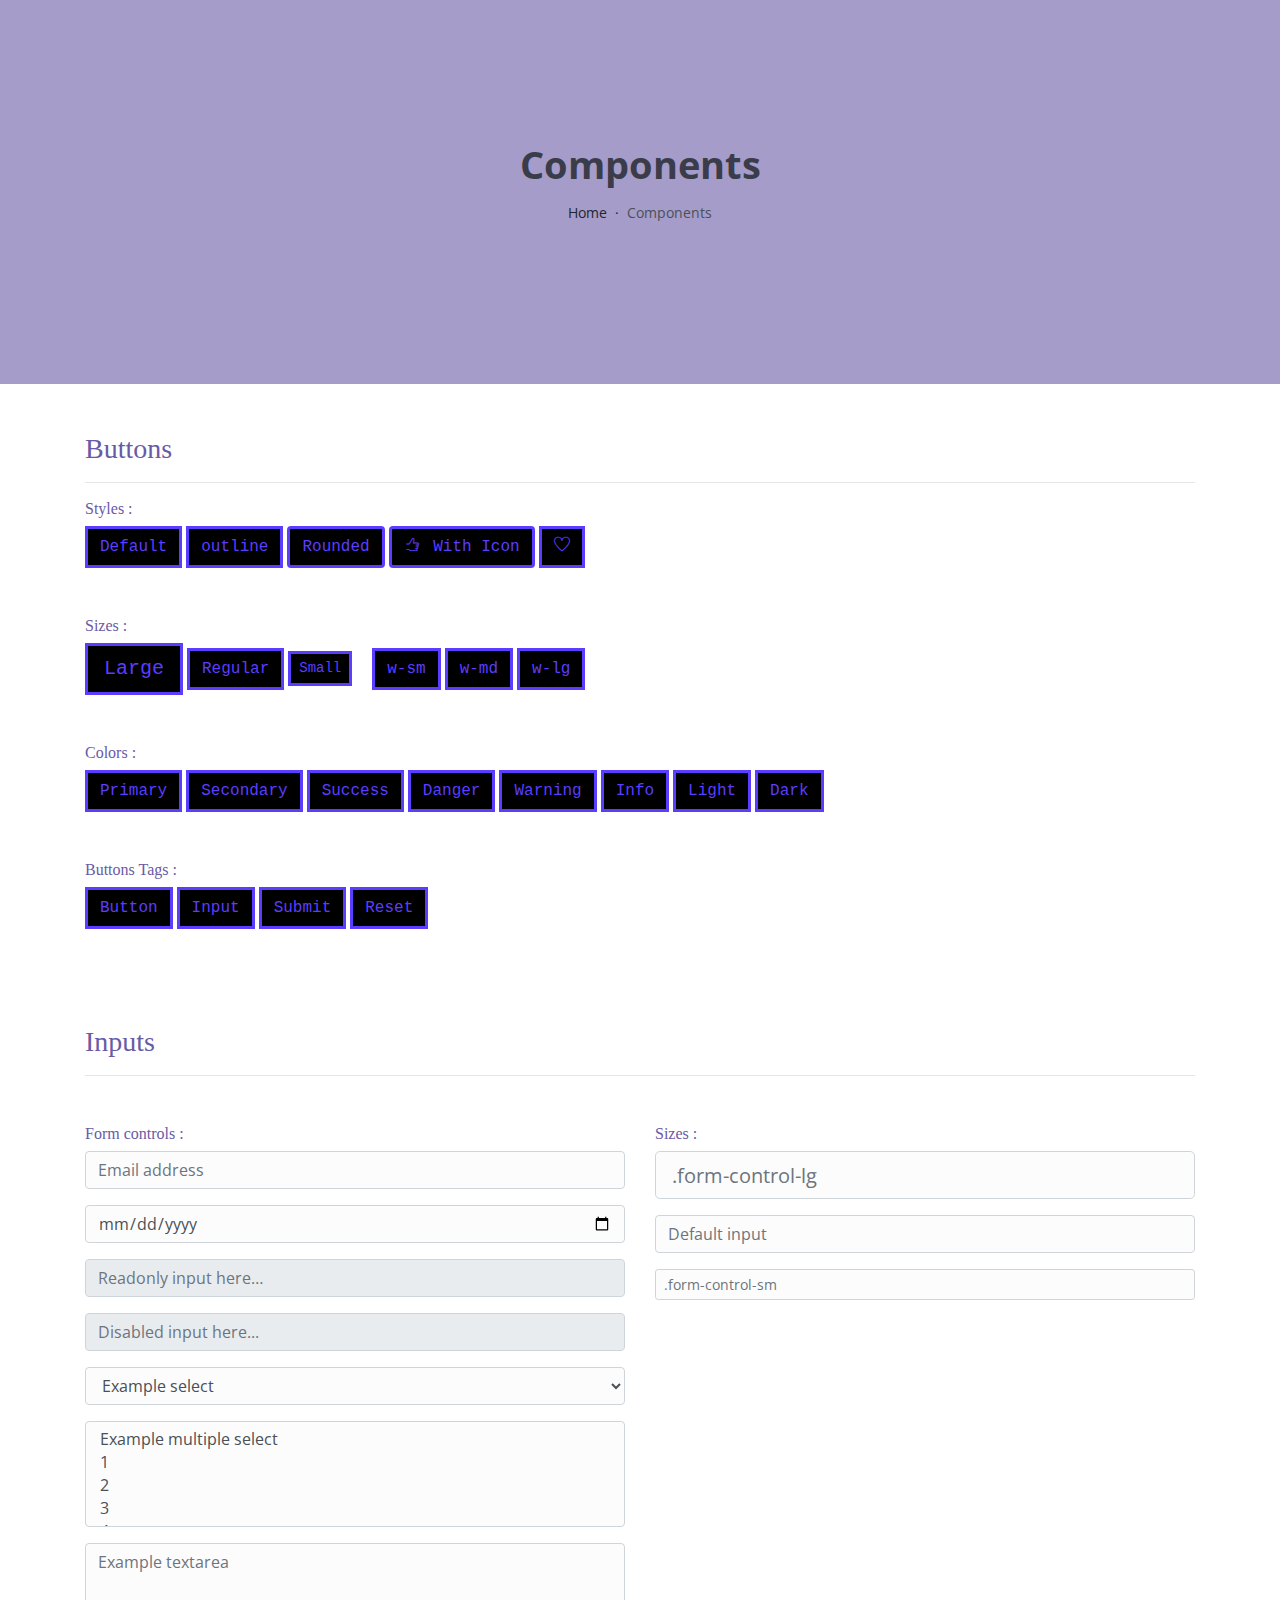
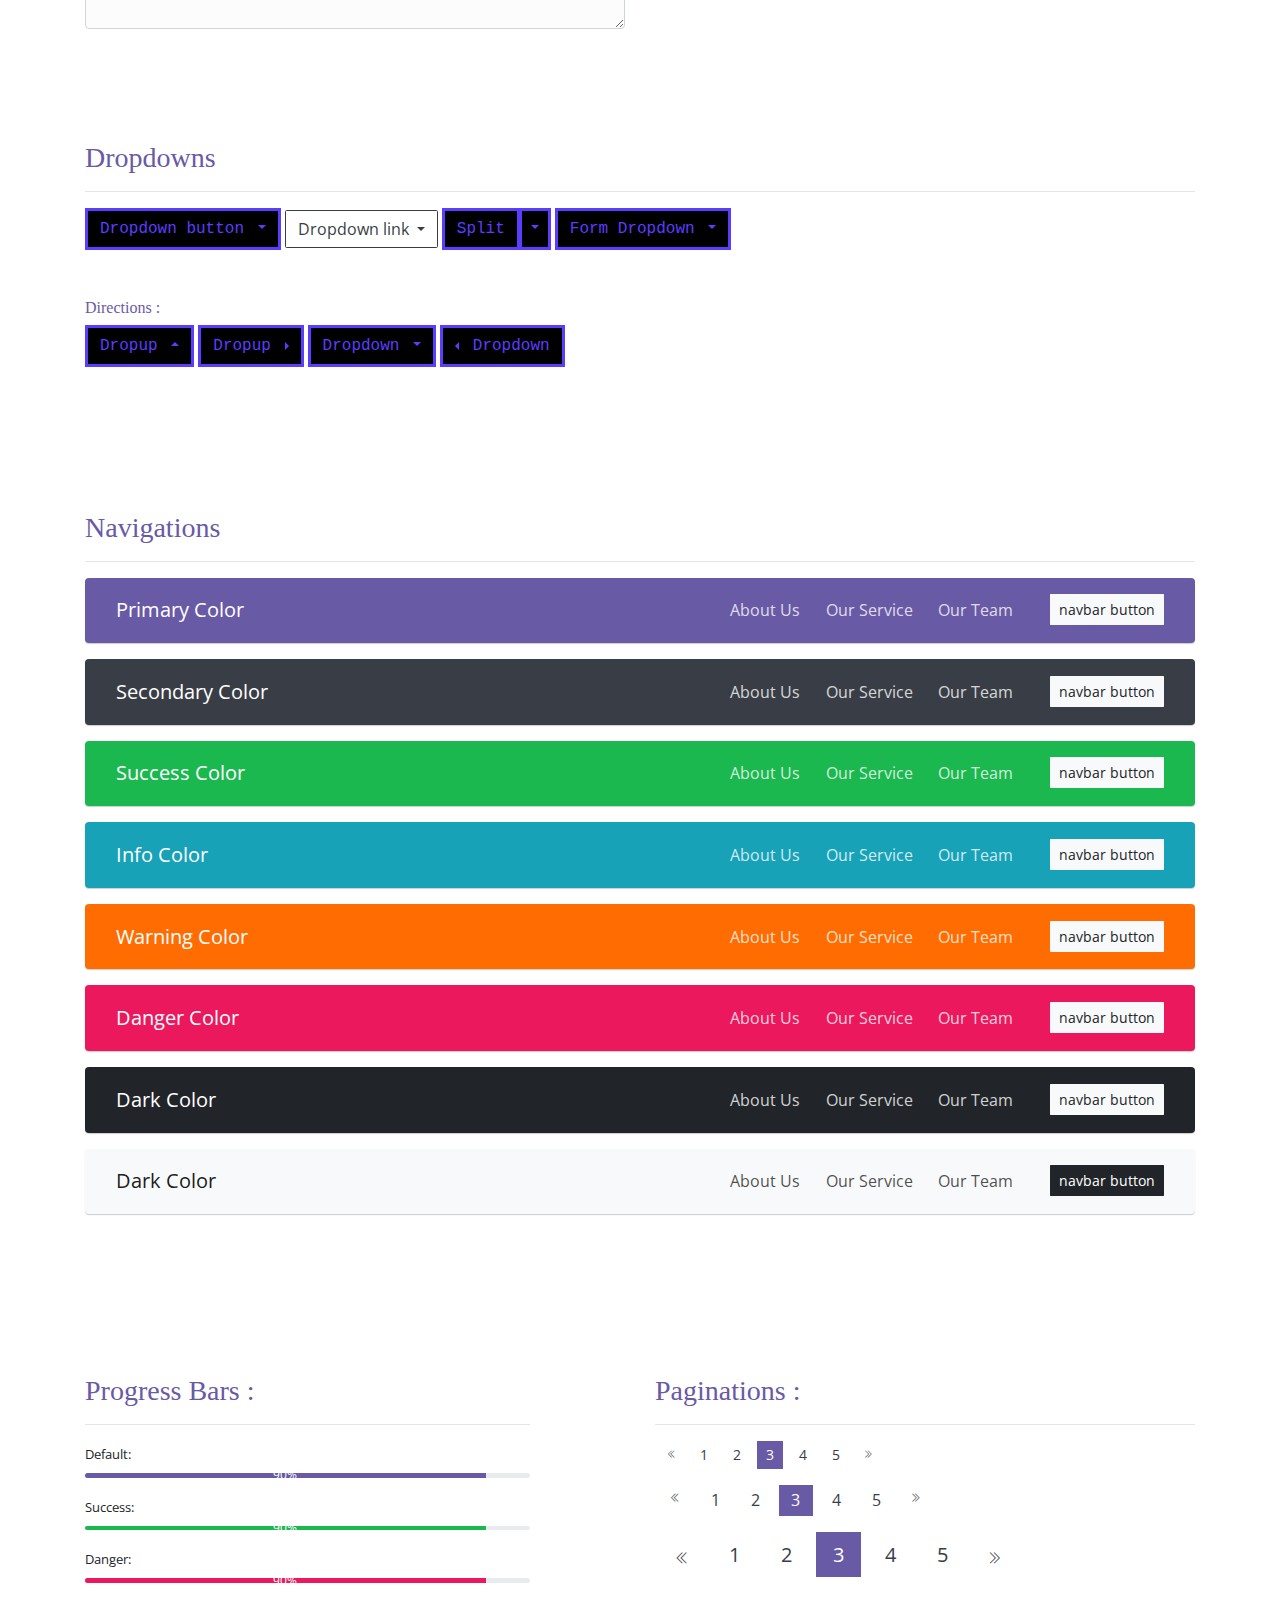
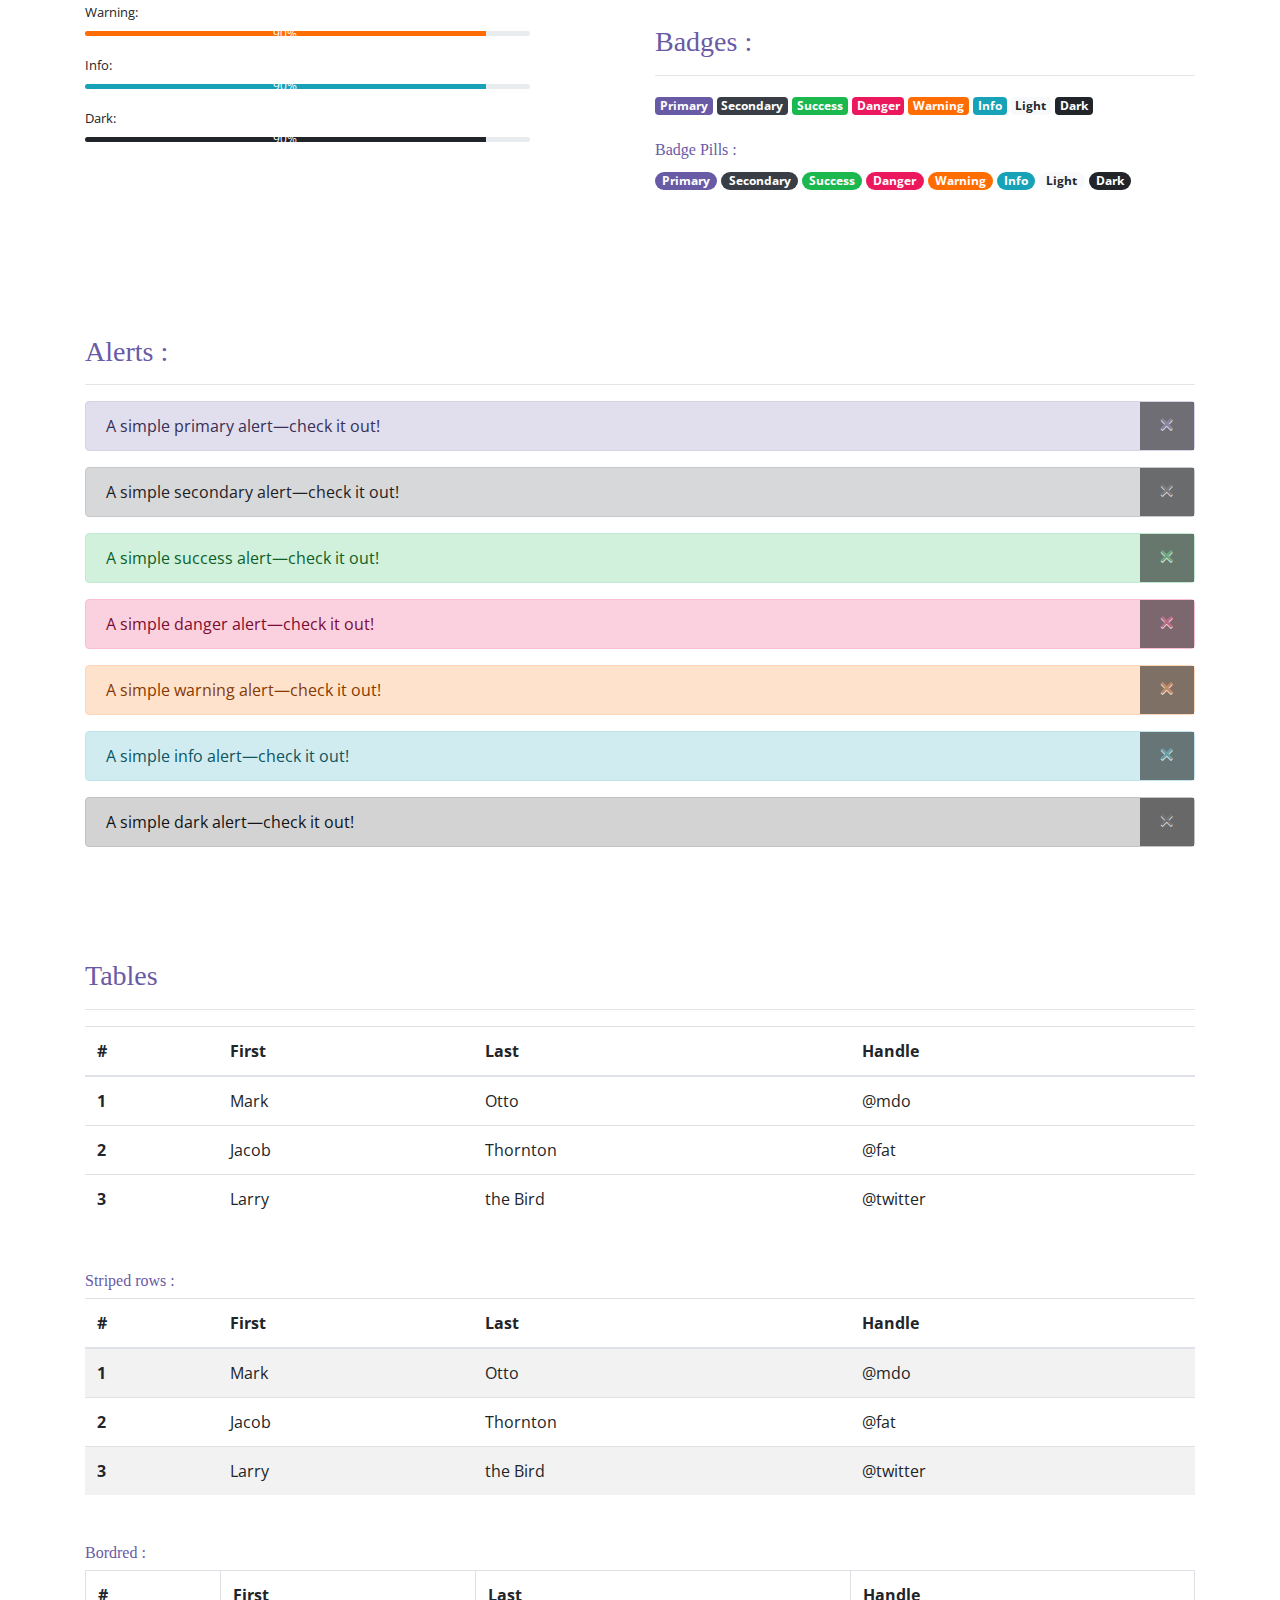
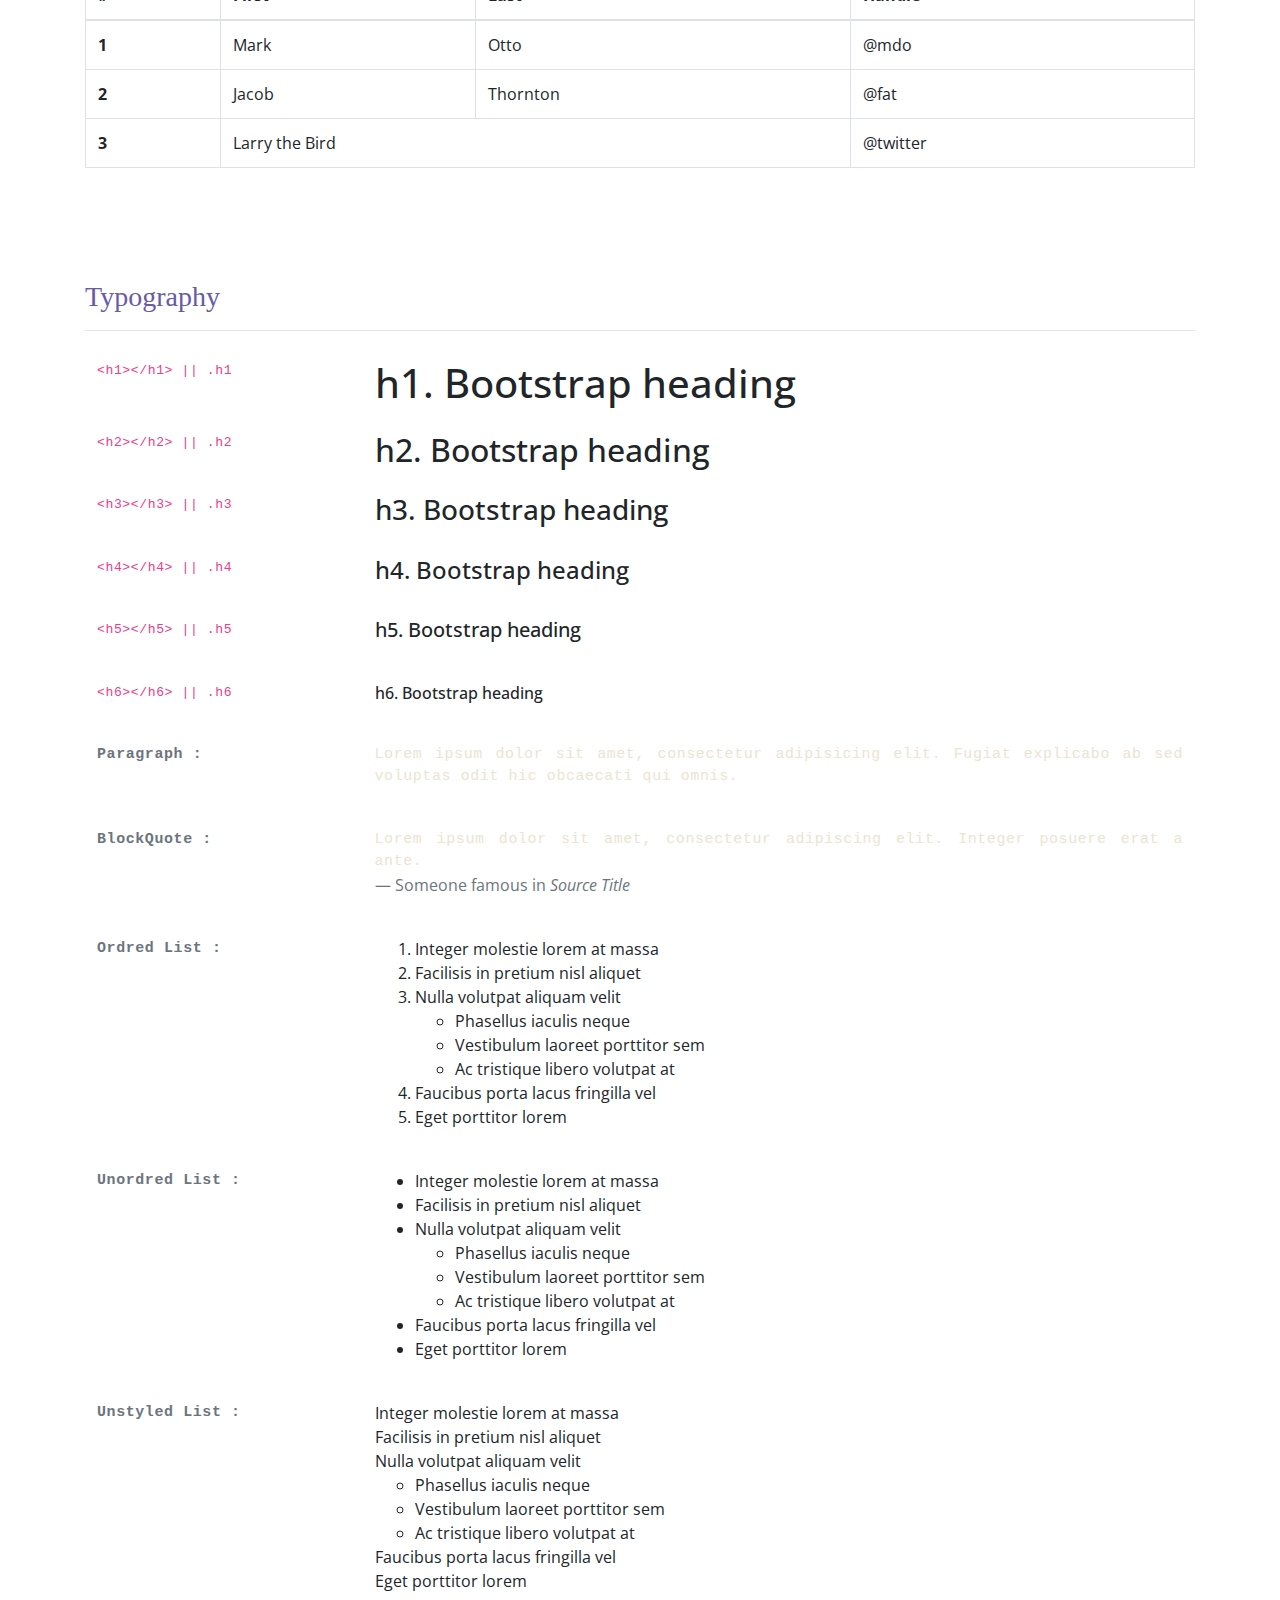
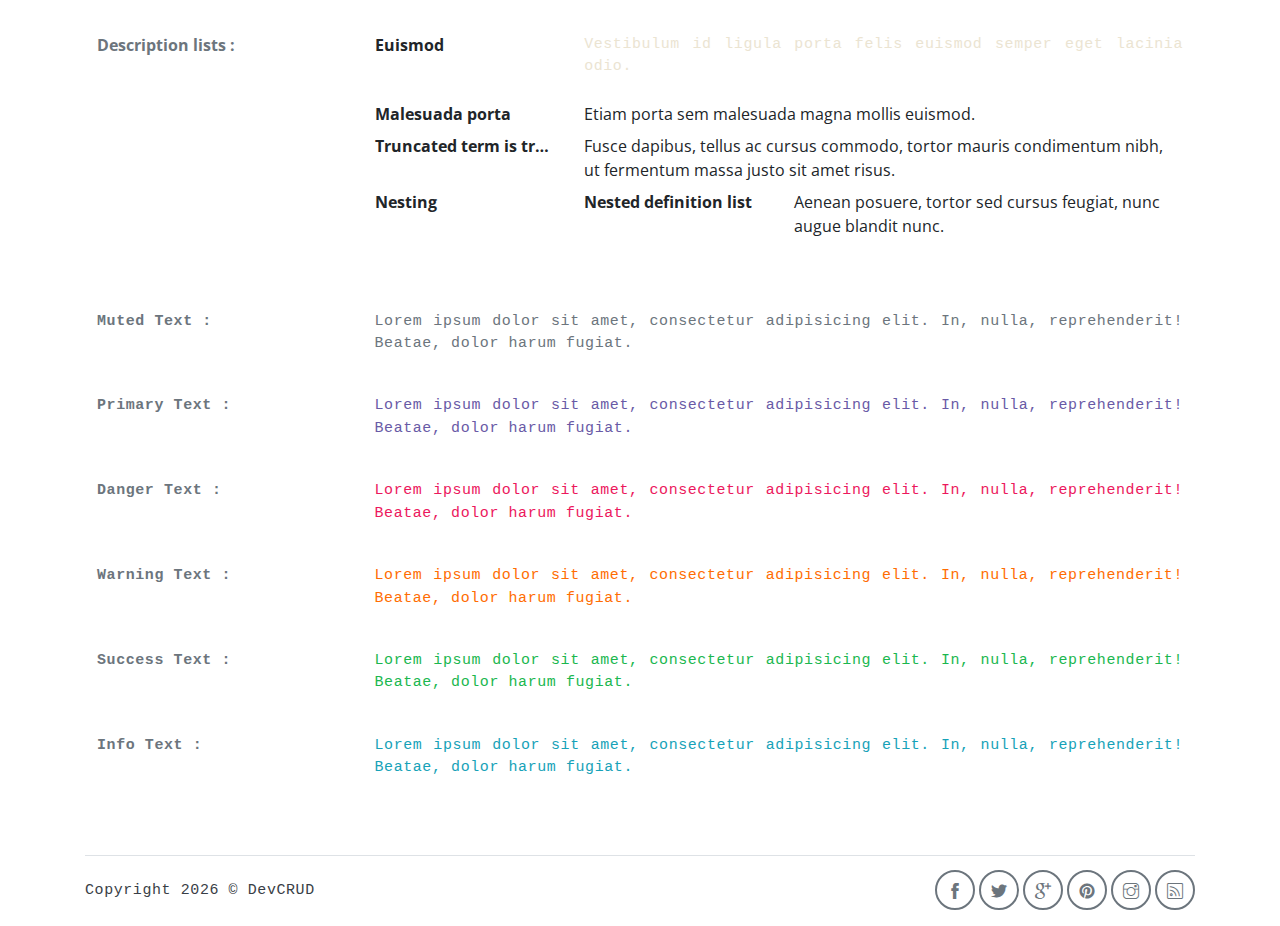
<file: components.html>
<!DOCTYPE html>
<html lang="en">
<head>
   <meta charset="utf-8">
   <meta name="viewport" content="width=device-width, initial-scale=1, shrink-to-fit=no">
   <meta name="description" content="Start your development with Meyawo landing page.">
   <meta name="author" content="Devcrud">
   <title>Meyawo Landing page | Components</title>
   <!-- font icons -->
   <link rel="stylesheet" href="assets/vendors/themify-icons/css/themify-icons.css">
   <!-- Bootstrap + Steller  -->
   <link rel="stylesheet" href="assets/css/meyawo.css">
</head>
<body>

   <!-- Page Header -->
   <header class="header header-mini"> 
      <div class="header-title">Components</div> 
      <nav aria-label="breadcrumb">
         <ol class="breadcrumb">
            <li class="breadcrumb-item"><a href="/">Home</a></li>
            <li class="breadcrumb-item active" aria-current="page">Components</li>
         </ol>
      </nav>
   </header> <!-- End Of Page Header -->

   <!-- main content -->
   <div class="container">

      <!-- Buttons -->
      <h3 class="mt-5">Buttons</h3>
      <hr>
      <h6 class="section-secondary-title">Styles :</h6>
      <button class="btn btn-primary">Default</button>
      <button class="btn btn-outline-primary">outline</button>
      <button class="btn btn-primary rounded">Rounded</button>
      <button class="btn btn-primary rounded"><i class="ti-thumb-up pr-1"></i> With Icon</button>
      <button class="btn btn-primary circle"><i class="ti-heart"></i></button>

      <h6 class="section-secondary-title mt-5">Sizes :</h6>
      <button class="btn btn-primary btn-lg">Large</button>
      <button class="btn btn-primary ">Regular</button>
      <button class="btn btn-primary btn-sm">Small</button>
      <button class="btn btn-primary w-sm ml-3">w-sm</button>
      <button class="btn btn-primary w-md">w-md</button>
      <button class="btn btn-primary w-lg">w-lg</button>

      <h6 class="section-secondary-title mt-5">Colors :</h6>          
      <button type="button" class="btn btn-primary">Primary</button>
      <button type="button" class="btn btn-secondary">Secondary</button>
      <button type="button" class="btn btn-success">Success</button>
      <button type="button" class="btn btn-danger">Danger</button>
      <button type="button" class="btn btn-warning">Warning</button>
      <button type="button" class="btn btn-info">Info</button>
      <button type="button" class="btn btn-light">Light</button>
      <button type="button" class="btn btn-dark">Dark</button>

      <h6 class="section-secondary-title mt-5">Buttons Tags :</h6>
      <button class="btn btn-primary" type="submit">Button</button>
      <input class="btn btn-primary" type="button" value="Input">
      <input class="btn btn-primary" type="submit" value="Submit">
      <input class="btn btn-primary" type="reset" value="Reset">
      
      <!-- devider -->
      <div class="py-5"></div>

      <!-- Inputs -->
      <h3>Inputs</h3>
      <hr>
      <div class="row mt-5">
         <div class="col-md-6">
            <h6 class="section-secondary-title">Form controls :</h6>        
            <div class="form-group">
               <input type="email" class="form-control" id="exampleFormControlInput1" placeholder="Email address">
            </div>
            <div class="form-group">
               <input type="date" class="form-control" id="exampleFormControlInput1" placeholder="Date">
            </div>
            <div class="form-group">
               <input class="form-control" type="text" placeholder="Readonly input here…" readonly>
            </div>
            <div class="form-group">
               <input class="form-control" id="disabledInput" type="text" placeholder="Disabled input here..." disabled>
            </div>
            <div class="form-group">
               <select class="form-control" id="exampleFormControlSelect1">
                  <option>Example select</option>
                  <option>1</option>
                  <option>2</option>
                  <option>3</option>
                  <option>4</option>
                  <option>5</option>
               </select>
            </div>
            <div class="form-group">
               <select multiple class="form-control" id="exampleFormControlSelect2">
                  <option>Example multiple select</option>
                  <option>1</option>
                  <option>2</option>
                  <option>3</option>
                  <option>4</option>
                  <option>5</option>
               </select>
            </div>
            <div class="form-group">
               <textarea class="form-control" id="exampleFormControlTextarea1" rows="3" placeholder="Example textarea"></textarea>
            </div>
         </div>
         <div class="col-md-6">
            <h6 class="section-secondary-title">Sizes :</h6>    
            <div class="form-group">
               <input class="form-control form-control-lg" type="text" placeholder=".form-control-lg">             
            </div>
            <div class="form-group">
               <input class="form-control" type="text" placeholder="Default input">
            </div>
            <div class="form-group">
               <input class="form-control form-control-sm" type="text" placeholder=".form-control-sm"> 
            </div>
         </div>
      </div> <!-- end of inputs -->   

      <!-- devider -->
      <div class="py-5"></div>             

      <!-- Dropdowns -->
      <h3 class="components-section-title font-weight-normal">Dropdowns</h3>
      <hr>
      <div class="dropdown d-inline-block">
         <button class="btn btn-outline-secondary dropdown-toggle" type="button" id="dropdownMenuButton" data-toggle="dropdown" aria-haspopup="true" aria-expanded="false">
         Dropdown button
         </button>
         <div class="dropdown-menu" aria-labelledby="dropdownMenuButton">
         <a class="dropdown-item" href="#">Action</a>
         <a class="dropdown-item" href="#">Another action</a>
         <a class="dropdown-item" href="#">Something else here</a>
         </div>
      </div>
      <div class="dropdown d-inline-block">
         <a class="btn btn-outline-secondary dropdown-toggle" href="#" role="button" id="dropdownMenuLink" data-toggle="dropdown" aria-haspopup="true" aria-expanded="false">
            Dropdown link
         </a>
         <div class="dropdown-menu" aria-labelledby="dropdownMenuLink">
            <a class="dropdown-item" href="#">Action</a>
            <a class="dropdown-item" href="#">Another action</a>
            <a class="dropdown-item" href="#">Something else here</a>
         </div>
      </div>
      <div class="btn-group">
         <button type="button" class="btn btn-outline-secondary">Split</button>
         <button type="button" class="btn btn-outline-secondary dropdown-toggle dropdown-toggle-split" data-toggle="dropdown" aria-haspopup="true" aria-expanded="false">
         <span class="sr-only">Toggle Dropdown</span>
         </button>
         <div class="dropdown-menu">
            <a class="dropdown-item" href="#">Action</a>
            <a class="dropdown-item" href="#">Another action</a>
            <a class="dropdown-item" href="#">Something else here</a>
            <div class="dropdown-divider"></div>
            <a class="dropdown-item" href="#">Separated link</a>
         </div>
      </div>
      <div class="btn-group">
         <button class="btn btn-outline-secondary dropdown-toggle" type="button" id="dropdownMenuButton" data-toggle="dropdown" aria-haspopup="true" aria-expanded="false">
            Form Dropdown
         </button>
         <div class="dropdown-menu form">
            <form class="px-4 py-3">
               <div class="form-group">
                  <input type="email" class="form-control" id="exampleDropdownFormEmail1" placeholder="email@example.com">
               </div>
               <div class="form-group">
                  <input type="password" class="form-control" id="exampleDropdownFormPassword1" placeholder="Password">
               </div>
               <div class="form-check mb-3">
                  <input type="checkbox" class="form-check-input" id="dropdownCheck">
                  <label class="form-check-label" for="dropdownCheck">
                     Remember me
                  </label>
               </div>
               <button type="submit" class="btn btn-primary btn-block">Sign in</button>
            </form>
            <div class="dropdown-divider"></div>
            <a class="dropdown-item" href="#"><small>New around here? Sign up</small></a>
            <a class="dropdown-item" href="#"><small>Forgot password?</small></a>
         </div>
      </div>       
      <h6 class="section-secondary-title mt-5">Directions :</h6>  
      <div class="btn-group dropup">
         <button type="button" class="btn btn-outline-secondary dropdown-toggle" data-toggle="dropdown" aria-haspopup="true" aria-expanded="false">
            Dropup
         </button>
         <div class="dropdown-menu">
            <a class="dropdown-item" href="#">Action</a>
            <a class="dropdown-item" href="#">Another action</a>
            <a class="dropdown-item" href="#">Something else here</a>
            <div class="dropdown-divider"></div>
            <a class="dropdown-item" href="#">Separated link</a>
         </div>
      </div>
      <div class="btn-group dropright">
         <button type="button" class="btn btn-outline-secondary dropdown-toggle" data-toggle="dropdown" aria-haspopup="true" aria-expanded="false">
            Dropup
         </button>
         <div class="dropdown-menu">
            <a class="dropdown-item" href="#">Action</a>
            <a class="dropdown-item" href="#">Another action</a>
            <a class="dropdown-item" href="#">Something else here</a>
            <div class="dropdown-divider"></div>
            <a class="dropdown-item" href="#">Separated link</a>
         </div>
      </div>
      <div class="btn-group">
         <button type="button" class="btn btn-outline-secondary dropdown-toggle" data-toggle="dropdown" aria-haspopup="true" aria-expanded="false">
            Dropdown
         </button>
         <div class="dropdown-menu">
            <a class="dropdown-item" href="#">Action</a>
            <a class="dropdown-item" href="#">Another action</a>
            <a class="dropdown-item" href="#">Something else here</a>
            <div class="dropdown-divider"></div>
            <a class="dropdown-item" href="#">Separated link</a>
         </div>
      </div>
      <div class="btn-group dropleft">
         <button type="button" class="btn btn-outline-secondary dropdown-toggle" data-toggle="dropdown" aria-haspopup="true" aria-expanded="false">
            Dropdown
         </button>
         <div class="dropdown-menu">
            <a class="dropdown-item" href="#">Action</a>
            <a class="dropdown-item" href="#">Another action</a>
            <a class="dropdown-item" href="#">Something else here</a>
            <div class="dropdown-divider"></div>
            <a class="dropdown-item" href="#">Separated link</a>
         </div>
      </div> <!-- end of Dropdowns -->  

      <!-- devider -->
      <div class="py-5"></div>   

      <!-- navbars -->
      <h3 class="components-section-title font-weight-normal mt-5">Navigations</h3>
      <hr>
      <nav class="navbar navbar-expand-sm navbar-dark bg-primary rounded shadow mb-3">
         <div class="container">
            <a class="navbar-brand" href="#">Primary Color</a>
            <button class="navbar-toggler ml-auto" type="button" data-toggle="collapse" data-target="#navbarSupportedContent" aria-controls="navbarSupportedContent" aria-expanded="false" aria-label="Toggle navigation">
            <span class="navbar-toggler-icon"></span>
            </button>
            <div class="collapse navbar-collapse" id="navbarSupportedContent">
               <ul class="navbar-nav ml-auto"> 
                  <li class="nav-item">
                     <a class="nav-link" href="#about">About Us</a>
                  </li>
                  <li class="nav-item">
                     <a class="nav-link" href="#service">Our Service</a>
                  </li>
                  <li class="nav-item">
                     <a class="nav-link" href="#team">Our Team</a>
                  </li>
                  <li class="nav-item">
                     <a href="#book-table" class="ml-4 mt-1 btn btn-light btn-sm">navbar button</a>
                  </li>
               </ul>                       
            </div>
         </div>
      </nav>
      <nav class="navbar navbar-expand-sm navbar-dark bg-secondary rounded shadow mb-3">
         <div class="container">
            <a class="navbar-brand" href="#">Secondary Color</a>
            <button class="navbar-toggler ml-auto" type="button" data-toggle="collapse" data-target="#navbarSupportedContent" aria-controls="navbarSupportedContent" aria-expanded="false" aria-label="Toggle navigation">
            <span class="navbar-toggler-icon"></span>
            </button>
            <div class="collapse navbar-collapse" id="navbarSupportedContent">
               <ul class="navbar-nav ml-auto"> 
                  <li class="nav-item">
                     <a class="nav-link" href="#about">About Us</a>
                  </li>
                  <li class="nav-item">
                     <a class="nav-link" href="#service">Our Service</a>
                  </li>
                  <li class="nav-item">
                     <a class="nav-link" href="#team">Our Team</a>
                  </li>
                  <li class="nav-item">
                     <a href="#book-table" class="ml-4 mt-1 btn btn-light btn-sm">navbar button</a>
                  </li>
               </ul>                       
            </div>
         </div>
      </nav>
      <nav class="navbar navbar-expand-sm navbar-dark bg-success rounded shadow mb-3">
         <div class="container">
            <a class="navbar-brand" href="#">Success Color</a>
            <button class="navbar-toggler ml-auto" type="button" data-toggle="collapse" data-target="#navbarSupportedContent" aria-controls="navbarSupportedContent" aria-expanded="false" aria-label="Toggle navigation">
            <span class="navbar-toggler-icon"></span>
            </button>
            <div class="collapse navbar-collapse" id="navbarSupportedContent">
               <ul class="navbar-nav ml-auto"> 
                  <li class="nav-item">
                     <a class="nav-link" href="#about">About Us</a>
                  </li>
                  <li class="nav-item">
                     <a class="nav-link" href="#service">Our Service</a>
                  </li>
                  <li class="nav-item">
                     <a class="nav-link" href="#team">Our Team</a>
                  </li>
                  <li class="nav-item">
                     <a href="#book-table" class="ml-4 mt-1 btn btn-light btn-sm">navbar button</a>
                  </li>
               </ul>                       
            </div>
         </div>
      </nav>
      <nav class="navbar navbar-expand-sm navbar-dark bg-info rounded shadow mb-3">
         <div class="container">
            <a class="navbar-brand" href="#">Info Color</a>
            <button class="navbar-toggler ml-auto" type="button" data-toggle="collapse" data-target="#navbarSupportedContent" aria-controls="navbarSupportedContent" aria-expanded="false" aria-label="Toggle navigation">
            <span class="navbar-toggler-icon"></span>
            </button>
            <div class="collapse navbar-collapse" id="navbarSupportedContent">
               <ul class="navbar-nav ml-auto"> 
                  <li class="nav-item">
                     <a class="nav-link" href="#about">About Us</a>
                  </li>
                  <li class="nav-item">
                     <a class="nav-link" href="#service">Our Service</a>
                  </li>
                  <li class="nav-item">
                     <a class="nav-link" href="#team">Our Team</a>
                  </li>
                  <li class="nav-item">
                     <a href="#book-table" class="ml-4 mt-1 btn btn-light btn-sm">navbar button</a>
                  </li>
               </ul>                       
            </div>
         </div>
      </nav>
      <nav class="navbar navbar-expand-sm navbar-dark bg-warning rounded shadow mb-3">
         <div class="container">
            <a class="navbar-brand" href="#">Warning Color</a>
            <button class="navbar-toggler ml-auto" type="button" data-toggle="collapse" data-target="#navbarSupportedContent" aria-controls="navbarSupportedContent" aria-expanded="false" aria-label="Toggle navigation">
            <span class="navbar-toggler-icon"></span>
            </button>
            <div class="collapse navbar-collapse" id="navbarSupportedContent">
               <ul class="navbar-nav ml-auto"> 
                  <li class="nav-item">
                     <a class="nav-link" href="#about">About Us</a>
                  </li>
                  <li class="nav-item">
                     <a class="nav-link" href="#service">Our Service</a>
                  </li>
                  <li class="nav-item">
                     <a class="nav-link" href="#team">Our Team</a>
                  </li>
                  <li class="nav-item">
                     <a href="#book-table" class="ml-4 mt-1 btn btn-light btn-sm">navbar button</a>
                  </li>
               </ul>                       
            </div>
         </div>
      </nav>
      <nav class="navbar navbar-expand-sm navbar-dark bg-danger rounded shadow mb-3">
         <div class="container">
            <a class="navbar-brand" href="#">Danger Color</a>
            <button class="navbar-toggler ml-auto" type="button" data-toggle="collapse" data-target="#navbarSupportedContent" aria-controls="navbarSupportedContent" aria-expanded="false" aria-label="Toggle navigation">
            <span class="navbar-toggler-icon"></span>
            </button>
            <div class="collapse navbar-collapse" id="navbarSupportedContent">
               <ul class="navbar-nav ml-auto"> 
                  <li class="nav-item">
                     <a class="nav-link" href="#about">About Us</a>
                  </li>
                  <li class="nav-item">
                     <a class="nav-link" href="#service">Our Service</a>
                  </li>
                  <li class="nav-item">
                     <a class="nav-link" href="#team">Our Team</a>
                  </li>
                  <li class="nav-item">
                     <a href="#book-table" class="ml-4 mt-1 btn btn-light btn-sm">navbar button</a>
                  </li>
               </ul>                       
            </div>
         </div>
      </nav>
      <nav class="navbar navbar-expand-sm navbar-dark bg-dark rounded shadow mb-3">
         <div class="container">
            <a class="navbar-brand" href="#">Dark Color</a>
            <button class="navbar-toggler ml-auto" type="button" data-toggle="collapse" data-target="#navbarSupportedContent" aria-controls="navbarSupportedContent" aria-expanded="false" aria-label="Toggle navigation">
            <span class="navbar-toggler-icon"></span>
            </button>
            <div class="collapse navbar-collapse" id="navbarSupportedContent">
               <ul class="navbar-nav ml-auto"> 
                  <li class="nav-item">
                     <a class="nav-link" href="#about">About Us</a>
                  </li>
                  <li class="nav-item">
                     <a class="nav-link" href="#service">Our Service</a>
                  </li>
                  <li class="nav-item">
                     <a class="nav-link" href="#team">Our Team</a>
                  </li>
                  <li class="nav-item">
                     <a href="#book-table" class="ml-4 mt-1 btn btn-light btn-sm">navbar button</a>
                  </li>
               </ul>                       
            </div>
         </div>
      </nav>
      <nav class="navbar navbar-expand-sm navbar-light bg-light rounded shadow mb-3">
         <div class="container">
            <a class="navbar-brand" href="#">Dark Color</a>
            <button class="navbar-toggler ml-auto" type="button" data-toggle="collapse" data-target="#navbarSupportedContent" aria-controls="navbarSupportedContent" aria-expanded="false" aria-label="Toggle navigation">
            <span class="navbar-toggler-icon"></span>
            </button>
            <div class="collapse navbar-collapse" id="navbarSupportedContent">
               <ul class="navbar-nav ml-auto"> 
                  <li class="nav-item">
                     <a class="nav-link" href="#about">About Us</a>
                  </li>
                  <li class="nav-item">
                     <a class="nav-link" href="#service">Our Service</a>
                  </li>
                  <li class="nav-item">
                     <a class="nav-link" href="#team">Our Team</a>
                  </li>
                  <li class="nav-item">
                     <a href="#book-table" class="ml-4 mt-1 btn btn-dark btn-sm">navbar button</a>
                  </li>
               </ul>                       
            </div>
         </div>
      </nav>
      <!-- End of navbars -->

      <!-- devider -->
      <div class="py-5"></div>   
      
      <!-- progress bars -->
      <div class="row justify-content-between">
         <div class="col-md-5">
            <h3 class="components-section-title font-weight-normal mt-5">Progress Bars :</h3>
            <hr>
            <small>Default: </small>
            <div class="progress mt-2 mb-3">
               <div class="progress-bar" role="progressbar" style="width: 90%" aria-valuenow="25" aria-valuemin="0" aria-valuemax="100"><span>90%</span></div>
            </div>
            <small>Success:</small>
            <div class="progress mt-2 mb-3">
               <div class="progress-bar bg-success" role="progressbar" style="width: 90%" aria-valuenow="25" aria-valuemin="0" aria-valuemax="100"><span>90%</span></div>
            </div>
            <small>Danger:</small>
            <div class="progress mt-2 mb-3">
               <div class="progress-bar bg-danger" role="progressbar" style="width: 90%" aria-valuenow="25" aria-valuemin="0" aria-valuemax="100"><span>90%</span></div>
            </div>
            <small>Warning:</small>
            <div class="progress mt-2 mb-3">
               <div class="progress-bar bg-warning" role="progressbar" style="width: 90%" aria-valuenow="25" aria-valuemin="0" aria-valuemax="100"><span>90%</span></div>
            </div>
            <small>Info:</small>
            <div class="progress mt-2 mb-3">
               <div class="progress-bar bg-info" role="progressbar" style="width: 90%" aria-valuenow="25" aria-valuemin="0" aria-valuemax="100"><span>90%</span></div>
            </div>
            <small>Dark:</small>
            <div class="progress mt-2 mb-3">
               <div class="progress-bar bg-dark" role="progressbar" style="width: 90%" aria-valuenow="25" aria-valuemin="0" aria-valuemax="100"><span>90%</span></div>
            </div>
         </div>
         <div class="col-md-6">
            <h3 class="components-section-title font-weight-normal mt-5">Paginations :</h3>
            <hr>
            <nav aria-label="Page navigation example">
               <ul class="pagination pagination-sm">
                  <li class="page-item"><a class="page-link" href="#"><i class="ti-angle-double-left"></i></a></li>
                  <li class="page-item"><a class="page-link" href="#">1</a></li>
                  <li class="page-item"><a class="page-link" href="#">2</a></li>
                  <li class="page-item active"><a class="page-link" href="#">3</a></li>
                  <li class="page-item"><a class="page-link" href="#">4</a></li>
                  <li class="page-item"><a class="page-link" href="#">5</a></li>
                  <li class="page-item"><a class="page-link" href="#"><i class="ti-angle-double-right"></i></a></li>
               </ul>
            </nav>
            <nav aria-label="Page navigation example">
               <ul class="pagination">
               <li class="page-item"><a class="page-link" href="#"><i class="ti-angle-double-left"></i></a></li>
                  <li class="page-item"><a class="page-link" href="#">1</a></li>
                  <li class="page-item"><a class="page-link" href="#">2</a></li>
                  <li class="page-item active"><a class="page-link" href="#">3</a></li>
                  <li class="page-item"><a class="page-link" href="#">4</a></li>
                  <li class="page-item"><a class="page-link" href="#">5</a></li>
                  <li class="page-item"><a class="page-link" href="#"><i class="ti-angle-double-right"></i></a></li>
               </ul>
            </nav>
            <nav aria-label="Page navigation example">
               <ul class="pagination pagination-lg">
                  <li class="page-item"><a class="page-link" href="#"><i class="ti-angle-double-left"></i></a></li>
                  <li class="page-item"><a class="page-link" href="#">1</a></li>
                  <li class="page-item"><a class="page-link" href="#">2</a></li>
                  <li class="page-item active"><a class="page-link" href="#">3</a></li>
                  <li class="page-item"><a class="page-link" href="#">4</a></li>
                  <li class="page-item"><a class="page-link" href="#">5</a></li>
                  <li class="page-item"><a class="page-link" href="#"><i class="ti-angle-double-right"></i></a></li>
               </ul>
            </nav>

            <!-- Badges -->
            <h3 class="components-section-title font-weight-normal mt-5">Badges :</h3>
            <hr>
            <span class="badge badge-primary">Primary</span>
            <span class="badge badge-secondary">Secondary</span>
            <span class="badge badge-success">Success</span>
            <span class="badge badge-danger">Danger</span>
            <span class="badge badge-warning">Warning</span>
            <span class="badge badge-info">Info</span>
            <span class="badge badge-light">Light</span>
            <span class="badge badge-dark">Dark</span>
            <h6 class="section-secondary-title mt-4 mb-2">Badge Pills :</h6>
            <span class="badge badge-pill badge-primary">Primary</span>
            <span class="badge badge-pill badge-secondary">Secondary</span>
            <span class="badge badge-pill badge-success">Success</span>
            <span class="badge badge-pill badge-danger">Danger</span>
            <span class="badge badge-pill badge-warning">Warning</span>
            <span class="badge badge-pill badge-info">Info</span>
            <span class="badge badge-pill badge-light">Light</span>
            <span class="badge badge-pill badge-dark">Dark</span>
         </div>
      </div> <!-- End of Progress bars -->

      <!-- devider -->
      <div class="py-5"></div>  

      <!-- Alerts -->
      <h3 class="components-section-title font-weight-normal mt-5">Alerts :</h3>
      <hr>
      <div class="alert alert-primary alert-dismissible fade show" role="alert">
         A simple primary alert—check it out!
         <button type="button" class="close" data-dismiss="alert" aria-label="Close">
            <span aria-hidden="true">&times;</span>
         </button>
      </div>
      <div class="alert alert-secondary alert-dismissible fade show" role="alert">
         A simple secondary alert—check it out!
         <button type="button" class="close" data-dismiss="alert" aria-label="Close">
            <span aria-hidden="true">&times;</span>
         </button>
      </div>
      <div class="alert alert-success alert-dismissible fade show" role="alert">
         A simple success alert—check it out!
         <button type="button" class="close" data-dismiss="alert" aria-label="Close">
            <span aria-hidden="true">&times;</span>
         </button>
      </div>
      <div class="alert alert-danger alert-dismissible fade show" role="alert">
         A simple danger alert—check it out!
         <button type="button" class="close" data-dismiss="alert" aria-label="Close">
            <span aria-hidden="true">&times;</span>
         </button>
      </div>
      <div class="alert alert-warning alert-dismissible fade show" role="alert">
         A simple warning alert—check it out!
         <button type="button" class="close" data-dismiss="alert" aria-label="Close">
            <span aria-hidden="true">&times;</span>
         </button>
      </div>
      <div class="alert alert-info alert-dismissible fade show" role="alert">
         A simple info alert—check it out!
         <button type="button" class="close" data-dismiss="alert" aria-label="Close">
            <span aria-hidden="true">&times;</span>
         </button>
      </div>
      <div class="alert alert-dark alert-dismissible fade show" role="alert">
         A simple dark alert—check it out!
         <button type="button" class="close" data-dismiss="alert" aria-label="Close">
            <span aria-hidden="true">&times;</span>
         </button>
      </div>
      <!-- end of alerts -->

      <!-- devider -->
      <div class="py-5"></div> 
   
      <!-- tables -->
      <h3 class="components-section-title">Tables</h3>
      <hr>
      <table class="table">
         <thead>
            <tr>
               <th scope="col">#</th>
               <th scope="col">First</th>
               <th scope="col">Last</th>
               <th scope="col">Handle</th>
            </tr>
         </thead>
         <tbody>
            <tr>
               <th scope="row">1</th>
               <td>Mark</td>
               <td>Otto</td>
               <td>@mdo</td>
            </tr>
            <tr>
               <th scope="row">2</th>
               <td>Jacob</td>
               <td>Thornton</td>
               <td>@fat</td>
            </tr>
            <tr>
               <th scope="row">3</th>
               <td>Larry</td>
               <td>the Bird</td>
               <td>@twitter</td>
            </tr>
         </tbody>
      </table>

      <h6 class="section-secondary-title mt-5">Striped rows :</h6>
      <table class="table table-striped">
         <thead>
            <tr>
               <th scope="col">#</th>
               <th scope="col">First</th>
               <th scope="col">Last</th>
               <th scope="col">Handle</th>
            </tr>
         </thead>
         <tbody>
            <tr>
               <th scope="row">1</th>
               <td>Mark</td>
               <td>Otto</td>
               <td>@mdo</td>
            </tr>
            <tr>
               <th scope="row">2</th>
               <td>Jacob</td>
               <td>Thornton</td>
               <td>@fat</td>
            </tr>
            <tr>
               <th scope="row">3</th>
               <td>Larry</td>
               <td>the Bird</td>
               <td>@twitter</td>
            </tr>
         </tbody>
      </table>

      <h6 class="section-secondary-title mt-5">Bordred :</h6>
      <table class="table table-bordered">
         <thead>
            <tr>
               <th scope="col">#</th>
               <th scope="col">First</th>
               <th scope="col">Last</th>
               <th scope="col">Handle</th>
            </tr>
         </thead>
         <tbody>
            <tr>
               <th scope="row">1</th>
               <td>Mark</td>
               <td>Otto</td>
               <td>@mdo</td>
            </tr>
            <tr>
               <th scope="row">2</th>
               <td>Jacob</td>
               <td>Thornton</td>
               <td>@fat</td>
            </tr>
            <tr>
               <th scope="row">3</th>
               <td colspan="2">Larry the Bird</td>
               <td>@twitter</td>
            </tr>
         </tbody>
      </table>
      <!-- end of tables -->

      <!-- devider -->
      <div class="py-5"></div> 

      <!-- typography -->
      <h3 class="components-section-title">Typography</h3>
      <hr>
      <table class="table table-borderless v-align-center">
         <tbody>
            <tr>
               <td>
                  <p><code class="highlighter-rouge">&lt;h1&gt;&lt;/h1&gt; || .h1</code></p>
               </td>
               <td class="w-75"><span class="h1">h1. Bootstrap heading</span></td>
            </tr>
            <tr>
               <td>
                  <p><code class="highlighter-rouge">&lt;h2&gt;&lt;/h2&gt; || .h2</code></p>
               </td>
               <td><span class="h2">h2. Bootstrap heading</span></td>
            </tr>
            <tr>
               <td>
                  <p><code class="highlighter-rouge">&lt;h3&gt;&lt;/h3&gt; || .h3</code></p>
               </td>
               <td><span class="h3">h3. Bootstrap heading</span></td>
            </tr>
            <tr>
               <td>
                  <p><code class="highlighter-rouge">&lt;h4&gt;&lt;/h4&gt; || .h4</code></p>
               </td>
               <td><span class="h4">h4. Bootstrap heading</span></td>
            </tr>
            <tr>
               <td>
                  <p><code class="highlighter-rouge">&lt;h5&gt;&lt;/h5&gt; || .h5</code></p>
               </td>
               <td><span class="h5">h5. Bootstrap heading</span></td>
            </tr>
            <tr>
               <td>
                  <p><code class="highlighter-rouge">&lt;h6&gt;&lt;/h6&gt; || .h6</code></p>
               </td>
               <td><span class="h6">h6. Bootstrap heading</span></td>
            </tr>
            <tr>
               <td>
                  <p class="font-weight-bold text-muted">Paragraph :</p>
               </td>
               <td><p>Lorem ipsum dolor sit amet, consectetur adipisicing elit. Fugiat explicabo ab sed voluptas odit hic obcaecati qui omnis.</p></td>
            </tr>
            <tr>
               <td>
                  <p class="font-weight-bold text-muted">BlockQuote :</p>
               </td>
               <td>
                  <blockquote class="blockquote">
                     <p class="mb-0">Lorem ipsum dolor sit amet, consectetur adipiscing elit. Integer posuere erat a ante.</p>
                     <footer class="blockquote-footer">Someone famous in <cite title="Source Title">Source Title</cite></footer>
                  </blockquote>
               </td>
            </tr>

            <tr>
               <td><p class="font-weight-bold text-muted">Ordred List :</p></td>
               <td>
                  <ol>
                     <li>Integer molestie lorem at massa</li>
                     <li>Facilisis in pretium nisl aliquet</li>
                     <li>Nulla volutpat aliquam velit
                        <ul>
                           <li>Phasellus iaculis neque</li>
                           <li>Vestibulum laoreet porttitor sem</li>
                           <li>Ac tristique libero volutpat at</li>
                        </ul>
                     </li>
                     <li>Faucibus porta lacus fringilla vel</li>
                     <li>Eget porttitor lorem</li>
                  </ol>
               </td>
            </tr>
            <tr>
               <td><p class="font-weight-bold text-muted">Unordred List :</p></td>
               <td>
                  <ul >
                     <li>Integer molestie lorem at massa</li>
                     <li>Facilisis in pretium nisl aliquet</li>
                     <li>Nulla volutpat aliquam velit
                        <ul>
                           <li>Phasellus iaculis neque</li>
                           <li>Vestibulum laoreet porttitor sem</li>
                           <li>Ac tristique libero volutpat at</li>
                        </ul>
                     </li>
                     <li>Faucibus porta lacus fringilla vel</li>
                     <li>Eget porttitor lorem</li>
                  </ul>
               </td>
            </tr>
            <tr>
               <td><p class="font-weight-bold text-muted">Unstyled List :</p></td>
               <td>
                  <ul class="list-unstyled">
                     <li>Integer molestie lorem at massa</li>
                     <li>Facilisis in pretium nisl aliquet</li>
                     <li>Nulla volutpat aliquam velit
                        <ul>
                           <li>Phasellus iaculis neque</li>
                           <li>Vestibulum laoreet porttitor sem</li>
                           <li>Ac tristique libero volutpat at</li>
                        </ul>
                     </li>
                     <li>Faucibus porta lacus fringilla vel</li>
                     <li>Eget porttitor lorem</li>
                  </ul>
               </td>
            </tr>
            <tr>
               <td class="font-weight-bold text-muted">Description lists : </td>
               <td>
                  <dl class="row">
                     <dt class="col-sm-3">Euismod</dt>
                     <dd class="col-sm-9">
                        <p>Vestibulum id ligula porta felis euismod semper eget lacinia odio.</p>
                     </dd>

                     <dt class="col-sm-3">Malesuada porta</dt>
                     <dd class="col-sm-9">Etiam porta sem malesuada magna mollis euismod.</dd>

                     <dt class="col-sm-3 text-truncate">Truncated term is truncated</dt>
                     <dd class="col-sm-9">Fusce dapibus, tellus ac cursus commodo, tortor mauris condimentum nibh, ut fermentum massa justo sit amet risus.</dd>

                     <dt class="col-sm-3">Nesting</dt>
                     <dd class="col-sm-9">
                        <dl class="row">
                           <dt class="col-sm-4">Nested definition list</dt>
                           <dd class="col-sm-8">Aenean posuere, tortor sed cursus feugiat, nunc augue blandit nunc.</dd>
                        </dl>
                     </dd>
                  </dl>
               </td>
            </tr>
            <tr>
               <td>
                  <p class="font-weight-bold text-muted">Muted Text :</p>
               </td>
               <td>
                  <p class="text-muted">Lorem ipsum dolor sit amet, consectetur adipisicing elit. In, nulla, reprehenderit! Beatae, dolor harum fugiat.</p>
               </td>
            </tr>
            <tr>
               <td>
                  <p class="font-weight-bold text-muted">Primary Text :</p>
               </td>
               <td>
                  <p class="text-primary">Lorem ipsum dolor sit amet, consectetur adipisicing elit. In, nulla, reprehenderit! Beatae, dolor harum fugiat.</p>
               </td>
            </tr>
            <tr>
               <td>
                  <p class="font-weight-bold text-muted">Danger Text :</p>
               </td>
               <td>
                  <p class="text-danger">Lorem ipsum dolor sit amet, consectetur adipisicing elit. In, nulla, reprehenderit! Beatae, dolor harum fugiat.</p>
               </td>
            </tr>
            <tr>
               <td>
                  <p class="font-weight-bold text-muted">Warning Text :</p>
               </td>
               <td>
                  <p class="text-warning">Lorem ipsum dolor sit amet, consectetur adipisicing elit. In, nulla, reprehenderit! Beatae, dolor harum fugiat.</p>
               </td>
            </tr>
            <tr>
               <td>
                  <p class="font-weight-bold text-muted">Success Text :</p>
               </td>
               <td>
                  <p class="text-success">Lorem ipsum dolor sit amet, consectetur adipisicing elit. In, nulla, reprehenderit! Beatae, dolor harum fugiat.</p>
               </td>
            </tr>
            <tr>
               <td>
                  <p class="font-weight-bold text-muted">Info Text :</p>
               </td>
               <td>
                  <p class="text-info">Lorem ipsum dolor sit amet, consectetur adipisicing elit. In, nulla, reprehenderit! Beatae, dolor harum fugiat.</p>
               </td>
            </tr>
         </tbody>
      </table>
   </div>
   <!-- end of typography -->

   <!-- footer -->
    <div class="container mt-5">
        <footer class="footer">       
            <p class="mb-0">Copyright <script>document.write(new Date().getFullYear())</script> &copy; <a href="http://www.devcrud.com">DevCRUD</a></p>
            <div class="social-links text-right m-auto ml-sm-auto">
                <a href="javascript:void(0)" class="link"><i class="ti-facebook"></i></a>
                <a href="javascript:void(0)" class="link"><i class="ti-twitter-alt"></i></a>
                <a href="javascript:void(0)" class="link"><i class="ti-google"></i></a>
                <a href="javascript:void(0)" class="link"><i class="ti-pinterest-alt"></i></a>
                <a href="javascript:void(0)" class="link"><i class="ti-instagram"></i></a>
                <a href="javascript:void(0)" class="link"><i class="ti-rss"></i></a>
            </div>
        </footer>
    </div> <!-- end of page footer -->
   
   <!-- core  -->
   <script src="assets/vendors/jquery/jquery-3.4.1.js"></script>
   <script src="assets/vendors/bootstrap/bootstrap.bundle.js"></script>

</body>
</html>
</file>
<file: assets/vendors/themify-icons/css/themify-icons.css>
@font-face {
	font-family: 'themify';
	src:url("../fonts/themify.eot?-fvbane");
	src:url("../fonts/themify.eot?#iefix-fvbane") format("embedded-opentype"),
		url("../fonts/themify.woff?-fvbane") format("woff"),
		url("../fonts/themify.ttf?-fvbane") format("truetype"),
		url("../fonts/themify.svg?-fvbane#themify") format("svg");
	font-weight: normal;
	font-style: normal;
}

[class^="ti-"], [class*=" ti-"] {
	font-family: 'themify';
	speak: none;
	font-style: normal;
	font-weight: normal;
	font-variant: normal;
	text-transform: none;
	line-height: 1;

	/* Better Font Rendering =========== */
	-webkit-font-smoothing: antialiased;
	-moz-osx-font-smoothing: grayscale;
}

.ti-wand:before {
	content: "\e600";
}
.ti-volume:before {
	content: "\e601";
}
.ti-user:before {
	content: "\e602";
}
.ti-unlock:before {
	content: "\e603";
}
.ti-unlink:before {
	content: "\e604";
}
.ti-trash:before {
	content: "\e605";
}
.ti-thought:before {
	content: "\e606";
}
.ti-target:before {
	content: "\e607";
}
.ti-tag:before {
	content: "\e608";
}
.ti-tablet:before {
	content: "\e609";
}
.ti-star:before {
	content: "\e60a";
}
.ti-spray:before {
	content: "\e60b";
}
.ti-signal:before {
	content: "\e60c";
}
.ti-shopping-cart:before {
	content: "\e60d";
}
.ti-shopping-cart-full:before {
	content: "\e60e";
}
.ti-settings:before {
	content: "\e60f";
}
.ti-search:before {
	content: "\e610";
}
.ti-zoom-in:before {
	content: "\e611";
}
.ti-zoom-out:before {
	content: "\e612";
}
.ti-cut:before {
	content: "\e613";
}
.ti-ruler:before {
	content: "\e614";
}
.ti-ruler-pencil:before {
	content: "\e615";
}
.ti-ruler-alt:before {
	content: "\e616";
}
.ti-bookmark:before {
	content: "\e617";
}
.ti-bookmark-alt:before {
	content: "\e618";
}
.ti-reload:before {
	content: "\e619";
}
.ti-plus:before {
	content: "\e61a";
}
.ti-pin:before {
	content: "\e61b";
}
.ti-pencil:before {
	content: "\e61c";
}
.ti-pencil-alt:before {
	content: "\e61d";
}
.ti-paint-roller:before {
	content: "\e61e";
}
.ti-paint-bucket:before {
	content: "\e61f";
}
.ti-na:before {
	content: "\e620";
}
.ti-mobile:before {
	content: "\e621";
}
.ti-minus:before {
	content: "\e622";
}
.ti-medall:before {
	content: "\e623";
}
.ti-medall-alt:before {
	content: "\e624";
}
.ti-marker:before {
	content: "\e625";
}
.ti-marker-alt:before {
	content: "\e626";
}
.ti-arrow-up:before {
	content: "\e627";
}
.ti-arrow-right:before {
	content: "\e628";
}
.ti-arrow-left:before {
	content: "\e629";
}
.ti-arrow-down:before {
	content: "\e62a";
}
.ti-lock:before {
	content: "\e62b";
}
.ti-location-arrow:before {
	content: "\e62c";
}
.ti-link:before {
	content: "\e62d";
}
.ti-layout:before {
	content: "\e62e";
}
.ti-layers:before {
	content: "\e62f";
}
.ti-layers-alt:before {
	content: "\e630";
}
.ti-key:before {
	content: "\e631";
}
.ti-import:before {
	content: "\e632";
}
.ti-image:before {
	content: "\e633";
}
.ti-heart:before {
	content: "\e634";
}
.ti-heart-broken:before {
	content: "\e635";
}
.ti-hand-stop:before {
	content: "\e636";
}
.ti-hand-open:before {
	content: "\e637";
}
.ti-hand-drag:before {
	content: "\e638";
}
.ti-folder:before {
	content: "\e639";
}
.ti-flag:before {
	content: "\e63a";
}
.ti-flag-alt:before {
	content: "\e63b";
}
.ti-flag-alt-2:before {
	content: "\e63c";
}
.ti-eye:before {
	content: "\e63d";
}
.ti-export:before {
	content: "\e63e";
}
.ti-exchange-vertical:before {
	content: "\e63f";
}
.ti-desktop:before {
	content: "\e640";
}
.ti-cup:before {
	content: "\e641";
}
.ti-crown:before {
	content: "\e642";
}
.ti-comments:before {
	content: "\e643";
}
.ti-comment:before {
	content: "\e644";
}
.ti-comment-alt:before {
	content: "\e645";
}
.ti-close:before {
	content: "\e646";
}
.ti-clip:before {
	content: "\e647";
}
.ti-angle-up:before {
	content: "\e648";
}
.ti-angle-right:before {
	content: "\e649";
}
.ti-angle-left:before {
	content: "\e64a";
}
.ti-angle-down:before {
	content: "\e64b";
}
.ti-check:before {
	content: "\e64c";
}
.ti-check-box:before {
	content: "\e64d";
}
.ti-camera:before {
	content: "\e64e";
}
.ti-announcement:before {
	content: "\e64f";
}
.ti-brush:before {
	content: "\e650";
}
.ti-briefcase:before {
	content: "\e651";
}
.ti-bolt:before {
	content: "\e652";
}
.ti-bolt-alt:before {
	content: "\e653";
}
.ti-blackboard:before {
	content: "\e654";
}
.ti-bag:before {
	content: "\e655";
}
.ti-move:before {
	content: "\e656";
}
.ti-arrows-vertical:before {
	content: "\e657";
}
.ti-arrows-horizontal:before {
	content: "\e658";
}
.ti-fullscreen:before {
	content: "\e659";
}
.ti-arrow-top-right:before {
	content: "\e65a";
}
.ti-arrow-top-left:before {
	content: "\e65b";
}
.ti-arrow-circle-up:before {
	content: "\e65c";
}
.ti-arrow-circle-right:before {
	content: "\e65d";
}
.ti-arrow-circle-left:before {
	content: "\e65e";
}
.ti-arrow-circle-down:before {
	content: "\e65f";
}
.ti-angle-double-up:before {
	content: "\e660";
}
.ti-angle-double-right:before {
	content: "\e661";
}
.ti-angle-double-left:before {
	content: "\e662";
}
.ti-angle-double-down:before {
	content: "\e663";
}
.ti-zip:before {
	content: "\e664";
}
.ti-world:before {
	content: "\e665";
}
.ti-wheelchair:before {
	content: "\e666";
}
.ti-view-list:before {
	content: "\e667";
}
.ti-view-list-alt:before {
	content: "\e668";
}
.ti-view-grid:before {
	content: "\e669";
}
.ti-uppercase:before {
	content: "\e66a";
}
.ti-upload:before {
	content: "\e66b";
}
.ti-underline:before {
	content: "\e66c";
}
.ti-truck:before {
	content: "\e66d";
}
.ti-timer:before {
	content: "\e66e";
}
.ti-ticket:before {
	content: "\e66f";
}
.ti-thumb-up:before {
	content: "\e670";
}
.ti-thumb-down:before {
	content: "\e671";
}
.ti-text:before {
	content: "\e672";
}
.ti-stats-up:before {
	content: "\e673";
}
.ti-stats-down:before {
	content: "\e674";
}
.ti-split-v:before {
	content: "\e675";
}
.ti-split-h:before {
	content: "\e676";
}
.ti-smallcap:before {
	content: "\e677";
}
.ti-shine:before {
	content: "\e678";
}
.ti-shift-right:before {
	content: "\e679";
}
.ti-shift-left:before {
	content: "\e67a";
}
.ti-shield:before {
	content: "\e67b";
}
.ti-notepad:before {
	content: "\e67c";
}
.ti-server:before {
	content: "\e67d";
}
.ti-quote-right:before {
	content: "\e67e";
}
.ti-quote-left:before {
	content: "\e67f";
}
.ti-pulse:before {
	content: "\e680";
}
.ti-printer:before {
	content: "\e681";
}
.ti-power-off:before {
	content: "\e682";
}
.ti-plug:before {
	content: "\e683";
}
.ti-pie-chart:before {
	content: "\e684";
}
.ti-paragraph:before {
	content: "\e685";
}
.ti-panel:before {
	content: "\e686";
}
.ti-package:before {
	content: "\e687";
}
.ti-music:before {
	content: "\e688";
}
.ti-music-alt:before {
	content: "\e689";
}
.ti-mouse:before {
	content: "\e68a";
}
.ti-mouse-alt:before {
	content: "\e68b";
}
.ti-money:before {
	content: "\e68c";
}
.ti-microphone:before {
	content: "\e68d";
}
.ti-menu:before {
	content: "\e68e";
}
.ti-menu-alt:before {
	content: "\e68f";
}
.ti-map:before {
	content: "\e690";
}
.ti-map-alt:before {
	content: "\e691";
}
.ti-loop:before {
	content: "\e692";
}
.ti-location-pin:before {
	content: "\e693";
}
.ti-list:before {
	content: "\e694";
}
.ti-light-bulb:before {
	content: "\e695";
}
.ti-Italic:before {
	content: "\e696";
}
.ti-info:before {
	content: "\e697";
}
.ti-infinite:before {
	content: "\e698";
}
.ti-id-badge:before {
	content: "\e699";
}
.ti-hummer:before {
	content: "\e69a";
}
.ti-home:before {
	content: "\e69b";
}
.ti-help:before {
	content: "\e69c";
}
.ti-headphone:before {
	content: "\e69d";
}
.ti-harddrives:before {
	content: "\e69e";
}
.ti-harddrive:before {
	content: "\e69f";
}
.ti-gift:before {
	content: "\e6a0";
}
.ti-game:before {
	content: "\e6a1";
}
.ti-filter:before {
	content: "\e6a2";
}
.ti-files:before {
	content: "\e6a3";
}
.ti-file:before {
	content: "\e6a4";
}
.ti-eraser:before {
	content: "\e6a5";
}
.ti-envelope:before {
	content: "\e6a6";
}
.ti-download:before {
	content: "\e6a7";
}
.ti-direction:before {
	content: "\e6a8";
}
.ti-direction-alt:before {
	content: "\e6a9";
}
.ti-dashboard:before {
	content: "\e6aa";
}
.ti-control-stop:before {
	content: "\e6ab";
}
.ti-control-shuffle:before {
	content: "\e6ac";
}
.ti-control-play:before {
	content: "\e6ad";
}
.ti-control-pause:before {
	content: "\e6ae";
}
.ti-control-forward:before {
	content: "\e6af";
}
.ti-control-backward:before {
	content: "\e6b0";
}
.ti-cloud:before {
	content: "\e6b1";
}
.ti-cloud-up:before {
	content: "\e6b2";
}
.ti-cloud-down:before {
	content: "\e6b3";
}
.ti-clipboard:before {
	content: "\e6b4";
}
.ti-car:before {
	content: "\e6b5";
}
.ti-calendar:before {
	content: "\e6b6";
}
.ti-book:before {
	content: "\e6b7";
}
.ti-bell:before {
	content: "\e6b8";
}
.ti-basketball:before {
	content: "\e6b9";
}
.ti-bar-chart:before {
	content: "\e6ba";
}
.ti-bar-chart-alt:before {
	content: "\e6bb";
}
.ti-back-right:before {
	content: "\e6bc";
}
.ti-back-left:before {
	content: "\e6bd";
}
.ti-arrows-corner:before {
	content: "\e6be";
}
.ti-archive:before {
	content: "\e6bf";
}
.ti-anchor:before {
	content: "\e6c0";
}
.ti-align-right:before {
	content: "\e6c1";
}
.ti-align-left:before {
	content: "\e6c2";
}
.ti-align-justify:before {
	content: "\e6c3";
}
.ti-align-center:before {
	content: "\e6c4";
}
.ti-alert:before {
	content: "\e6c5";
}
.ti-alarm-clock:before {
	content: "\e6c6";
}
.ti-agenda:before {
	content: "\e6c7";
}
.ti-write:before {
	content: "\e6c8";
}
.ti-window:before {
	content: "\e6c9";
}
.ti-widgetized:before {
	content: "\e6ca";
}
.ti-widget:before {
	content: "\e6cb";
}
.ti-widget-alt:before {
	content: "\e6cc";
}
.ti-wallet:before {
	content: "\e6cd";
}
.ti-video-clapper:before {
	content: "\e6ce";
}
.ti-video-camera:before {
	content: "\e6cf";
}
.ti-vector:before {
	content: "\e6d0";
}
.ti-themify-logo:before {
	content: "\e6d1";
}
.ti-themify-favicon:before {
	content: "\e6d2";
}
.ti-themify-favicon-alt:before {
	content: "\e6d3";
}
.ti-support:before {
	content: "\e6d4";
}
.ti-stamp:before {
	content: "\e6d5";
}
.ti-split-v-alt:before {
	content: "\e6d6";
}
.ti-slice:before {
	content: "\e6d7";
}
.ti-shortcode:before {
	content: "\e6d8";
}
.ti-shift-right-alt:before {
	content: "\e6d9";
}
.ti-shift-left-alt:before {
	content: "\e6da";
}
.ti-ruler-alt-2:before {
	content: "\e6db";
}
.ti-receipt:before {
	content: "\e6dc";
}
.ti-pin2:before {
	content: "\e6dd";
}
.ti-pin-alt:before {
	content: "\e6de";
}
.ti-pencil-alt2:before {
	content: "\e6df";
}
.ti-palette:before {
	content: "\e6e0";
}
.ti-more:before {
	content: "\e6e1";
}
.ti-more-alt:before {
	content: "\e6e2";
}
.ti-microphone-alt:before {
	content: "\e6e3";
}
.ti-magnet:before {
	content: "\e6e4";
}
.ti-line-double:before {
	content: "\e6e5";
}
.ti-line-dotted:before {
	content: "\e6e6";
}
.ti-line-dashed:before {
	content: "\e6e7";
}
.ti-layout-width-full:before {
	content: "\e6e8";
}
.ti-layout-width-default:before {
	content: "\e6e9";
}
.ti-layout-width-default-alt:before {
	content: "\e6ea";
}
.ti-layout-tab:before {
	content: "\e6eb";
}
.ti-layout-tab-window:before {
	content: "\e6ec";
}
.ti-layout-tab-v:before {
	content: "\e6ed";
}
.ti-layout-tab-min:before {
	content: "\e6ee";
}
.ti-layout-slider:before {
	content: "\e6ef";
}
.ti-layout-slider-alt:before {
	content: "\e6f0";
}
.ti-layout-sidebar-right:before {
	content: "\e6f1";
}
.ti-layout-sidebar-none:before {
	content: "\e6f2";
}
.ti-layout-sidebar-left:before {
	content: "\e6f3";
}
.ti-layout-placeholder:before {
	content: "\e6f4";
}
.ti-layout-menu:before {
	content: "\e6f5";
}
.ti-layout-menu-v:before {
	content: "\e6f6";
}
.ti-layout-menu-separated:before {
	content: "\e6f7";
}
.ti-layout-menu-full:before {
	content: "\e6f8";
}
.ti-layout-media-right-alt:before {
	content: "\e6f9";
}
.ti-layout-media-right:before {
	content: "\e6fa";
}
.ti-layout-media-overlay:before {
	content: "\e6fb";
}
.ti-layout-media-overlay-alt:before {
	content: "\e6fc";
}
.ti-layout-media-overlay-alt-2:before {
	content: "\e6fd";
}
.ti-layout-media-left-alt:before {
	content: "\e6fe";
}
.ti-layout-media-left:before {
	content: "\e6ff";
}
.ti-layout-media-center-alt:before {
	content: "\e700";
}
.ti-layout-media-center:before {
	content: "\e701";
}
.ti-layout-list-thumb:before {
	content: "\e702";
}
.ti-layout-list-thumb-alt:before {
	content: "\e703";
}
.ti-layout-list-post:before {
	content: "\e704";
}
.ti-layout-list-large-image:before {
	content: "\e705";
}
.ti-layout-line-solid:before {
	content: "\e706";
}
.ti-layout-grid4:before {
	content: "\e707";
}
.ti-layout-grid3:before {
	content: "\e708";
}
.ti-layout-grid2:before {
	content: "\e709";
}
.ti-layout-grid2-thumb:before {
	content: "\e70a";
}
.ti-layout-cta-right:before {
	content: "\e70b";
}
.ti-layout-cta-left:before {
	content: "\e70c";
}
.ti-layout-cta-center:before {
	content: "\e70d";
}
.ti-layout-cta-btn-right:before {
	content: "\e70e";
}
.ti-layout-cta-btn-left:before {
	content: "\e70f";
}
.ti-layout-column4:before {
	content: "\e710";
}
.ti-layout-column3:before {
	content: "\e711";
}
.ti-layout-column2:before {
	content: "\e712";
}
.ti-layout-accordion-separated:before {
	content: "\e713";
}
.ti-layout-accordion-merged:before {
	content: "\e714";
}
.ti-layout-accordion-list:before {
	content: "\e715";
}
.ti-ink-pen:before {
	content: "\e716";
}
.ti-info-alt:before {
	content: "\e717";
}
.ti-help-alt:before {
	content: "\e718";
}
.ti-headphone-alt:before {
	content: "\e719";
}
.ti-hand-point-up:before {
	content: "\e71a";
}
.ti-hand-point-right:before {
	content: "\e71b";
}
.ti-hand-point-left:before {
	content: "\e71c";
}
.ti-hand-point-down:before {
	content: "\e71d";
}
.ti-gallery:before {
	content: "\e71e";
}
.ti-face-smile:before {
	content: "\e71f";
}
.ti-face-sad:before {
	content: "\e720";
}
.ti-credit-card:before {
	content: "\e721";
}
.ti-control-skip-forward:before {
	content: "\e722";
}
.ti-control-skip-backward:before {
	content: "\e723";
}
.ti-control-record:before {
	content: "\e724";
}
.ti-control-eject:before {
	content: "\e725";
}
.ti-comments-smiley:before {
	content: "\e726";
}
.ti-brush-alt:before {
	content: "\e727";
}
.ti-youtube:before {
	content: "\e728";
}
.ti-vimeo:before {
	content: "\e729";
}
.ti-twitter:before {
	content: "\e72a";
}
.ti-time:before {
	content: "\e72b";
}
.ti-tumblr:before {
	content: "\e72c";
}
.ti-skype:before {
	content: "\e72d";
}
.ti-share:before {
	content: "\e72e";
}
.ti-share-alt:before {
	content: "\e72f";
}
.ti-rocket:before {
	content: "\e730";
}
.ti-pinterest:before {
	content: "\e731";
}
.ti-new-window:before {
	content: "\e732";
}
.ti-microsoft:before {
	content: "\e733";
}
.ti-list-ol:before {
	content: "\e734";
}
.ti-linkedin:before {
	content: "\e735";
}
.ti-layout-sidebar-2:before {
	content: "\e736";
}
.ti-layout-grid4-alt:before {
	content: "\e737";
}
.ti-layout-grid3-alt:before {
	content: "\e738";
}
.ti-layout-grid2-alt:before {
	content: "\e739";
}
.ti-layout-column4-alt:before {
	content: "\e73a";
}
.ti-layout-column3-alt:before {
	content: "\e73b";
}
.ti-layout-column2-alt:before {
	content: "\e73c";
}
.ti-instagram:before {
	content: "\e73d";
}
.ti-google:before {
	content: "\e73e";
}
.ti-github:before {
	content: "\e73f";
}
.ti-flickr:before {
	content: "\e740";
}
.ti-facebook:before {
	content: "\e741";
}
.ti-dropbox:before {
	content: "\e742";
}
.ti-dribbble:before {
	content: "\e743";
}
.ti-apple:before {
	content: "\e744";
}
.ti-android:before {
	content: "\e745";
}
.ti-save:before {
	content: "\e746";
}
.ti-save-alt:before {
	content: "\e747";
}
.ti-yahoo:before {
	content: "\e748";
}
.ti-wordpress:before {
	content: "\e749";
}
.ti-vimeo-alt:before {
	content: "\e74a";
}
.ti-twitter-alt:before {
	content: "\e74b";
}
.ti-tumblr-alt:before {
	content: "\e74c";
}
.ti-trello:before {
	content: "\e74d";
}
.ti-stack-overflow:before {
	content: "\e74e";
}
.ti-soundcloud:before {
	content: "\e74f";
}
.ti-sharethis:before {
	content: "\e750";
}
.ti-sharethis-alt:before {
	content: "\e751";
}
.ti-reddit:before {
	content: "\e752";
}
.ti-pinterest-alt:before {
	content: "\e753";
}
.ti-microsoft-alt:before {
	content: "\e754";
}
.ti-linux:before {
	content: "\e755";
}
.ti-jsfiddle:before {
	content: "\e756";
}
.ti-joomla:before {
	content: "\e757";
}
.ti-html5:before {
	content: "\e758";
}
.ti-flickr-alt:before {
	content: "\e759";
}
.ti-email:before {
	content: "\e75a";
}
.ti-drupal:before {
	content: "\e75b";
}
.ti-dropbox-alt:before {
	content: "\e75c";
}
.ti-css3:before {
	content: "\e75d";
}
.ti-rss:before {
	content: "\e75e";
}
.ti-rss-alt:before {
	content: "\e75f";
}
</file>
<file: assets/css/meyawo.css>
@charset "UTF-8";

/* !
=========================================================
* Meyawo Landing page
=========================================================

* Copyright: 2019 DevCRUD (https://devcrud.com)
* Licensed: (https://devcrud.com/licenses)
* Coded by www.devcrud.com

=========================================================

* The above copyright notice and this permission notice shall be included in all copies or substantial portions of the Software. */
@import url("https://fonts.googleapis.com/css?family=Baloo+Paaji|Open+Sans:300,300i,400,400i,600,600i,700,700i");

:root {
    --blue: #1e549f;
    --indigo: #695aa6;
    --purple: #6f42c1;
    --pink: #e83e8c;
    --red: #ec185d;
    --orange: #ff6d02;
    --yellow: #ffc107;
    --green: #1bb74f;
    --teal: #20c997;
    --cyan: #17a2b8;
    --white: #fff;
    --gray: #6c757d;
    --gray-dark: #393e46;
    --primary: #695aa6;
    --secondary: #393e46;
    --success: #1bb74f;
    --info: #17a2b8;
    --warning: #ff6d02;
    --danger: #ec185d;
    --light: #f8f9fa;
    --dark: #212529;
    --breakpoint-xs: 0;
    --breakpoint-sm: 576px;
    --breakpoint-md: 768px;
    --breakpoint-lg: 992px;
    --breakpoint-xl: 1200px;
    --font-family-sans-serif: "Open Sans", sans-serif;
    --font-family-monospace: SFMono-Regular, Menlo, Monaco, Consolas, "Liberation Mono", "Courier New", monospace;
}

*,
*::before,
*::after {
    box-sizing: border-box;
}

html {
    font-family: sans-serif;
    line-height: 1.15;
    -webkit-text-size-adjust: 100%;
    -webkit-tap-highlight-color: rgba(0, 0, 0, 0);
}

article,
aside,
figcaption,
figure,
footer,
header,
hgroup,
main,
nav,
section {
    display: block;
}

body {
    margin: 0;
    font-family: "Open Sans", sans-serif;
    font-size: 1rem;
    font-weight: 400;
    line-height: 1.5;
    color: #212529;
    text-align: left;
    background-color: #fff;
}

[tabindex="-1"]:focus {
    outline: 0 !important;
}

hr {
    box-sizing: content-box;
    height: 0;
    overflow: visible;
}

h1,
h2,
h3,
h4,
h5,
h6 {
    margin-top: 0;
    margin-bottom: 0.5rem;
}

p {
    margin-top: 0;
    margin-bottom: 1rem;
}

abbr[title],
abbr[data-original-title] {
    text-decoration: underline;
    -webkit-text-decoration: underline dotted;
    text-decoration: underline dotted;
    cursor: help;
    border-bottom: 0;
    -webkit-text-decoration-skip-ink: none;
    text-decoration-skip-ink: none;
}

address {
    margin-bottom: 1rem;
    font-style: normal;
    line-height: inherit;
}

ol,
ul,
dl {
    margin-top: 0;
    margin-bottom: 1rem;
}

ol ol,
ul ul,
ol ul,
ul ol {
    margin-bottom: 0;
}

dt {
    font-weight: 700;
}

dd {
    margin-bottom: .5rem;
    margin-left: 0;
}

blockquote {
    margin: 0 0 1rem;
}

b,
strong {
    font-weight: bolder;
}

small {
    font-size: 80%;
}

sub,
sup {
    position: relative;
    font-size: 75%;
    line-height: 0;
    vertical-align: baseline;
}

sub {
    bottom: -.25em;
}

sup {
    top: -.5em;
}

a {
    color: #695aa6;
    text-decoration: none;
    background-color: transparent;
}

a:hover {
    color: #493f75;
    text-decoration: none;
}

a:not([href]):not([tabindex]) {
    color: inherit;
    text-decoration: none;
}

a:not([href]):not([tabindex]):hover,
a:not([href]):not([tabindex]):focus {
    color: inherit;
    text-decoration: none;
}

a:not([href]):not([tabindex]):focus {
    outline: 0;
}

pre,
code,
kbd,
samp {
    font-family: SFMono-Regular, Menlo, Monaco, Consolas, "Liberation Mono", "Courier New", monospace;
    font-size: 1em;
}

pre {
    margin-top: 0;
    margin-bottom: 1rem;
    overflow: auto;
}

figure {
    margin: 0 0 1rem;
}

img {
    vertical-align: middle;
    border-style: none;
}

svg {
    overflow: hidden;
    vertical-align: middle;
}

table {
    border-collapse: collapse;
}

caption {
    padding-top: 0.75rem;
    padding-bottom: 0.75rem;
    color: #6c757d;
    text-align: left;
    caption-side: bottom;
}

th {
    text-align: inherit;
}

label {
    display: inline-block;
    margin-bottom: 0.5rem;
}

button {
    border-radius: 0;
}

button:focus {
    outline: 1px dotted;
    outline: 5px auto -webkit-focus-ring-color;
}

input,
button,
select,
optgroup,
textarea {
    margin: 0;
    font-family: inherit;
    font-size: inherit;
    line-height: inherit;
}

button,
input {
    overflow: visible;
}

button,
select {
    text-transform: none;
}

select {
    word-wrap: normal;
}

button,
[type="button"],
[type="reset"],
[type="submit"] {
    -webkit-appearance: button;
}

button:not(:disabled),
[type="button"]:not(:disabled),
[type="reset"]:not(:disabled),
[type="submit"]:not(:disabled) {
    cursor: pointer;
    font-family: 'Courier Prime', monospace;
    color: #5b3dff;
    background-color: #000000;
    border-radius: 0;
    border-width: 3px;
    border-color: #5b3dff;
}

button::-moz-focus-inner,
[type="button"]::-moz-focus-inner,
[type="reset"]::-moz-focus-inner,
[type="submit"]::-moz-focus-inner {
    padding: 0;
    border-style: none;
}

input[type="radio"],
input[type="checkbox"] {
    box-sizing: border-box;
    padding: 0;
}

input[type="date"],
input[type="time"],
input[type="datetime-local"],
input[type="month"] {
    -webkit-appearance: listbox;
}

textarea {
    overflow: auto;
    resize: vertical;
}

fieldset {
    min-width: 0;
    padding: 0;
    margin: 0;
    border: 0;
}

legend {
    display: block;
    width: 100%;
    max-width: 100%;
    padding: 0;
    margin-bottom: .5rem;
    font-size: 1.5rem;
    line-height: inherit;
    color: inherit;
    white-space: normal;
}

progress {
    vertical-align: baseline;
}

[type="number"]::-webkit-inner-spin-button,
[type="number"]::-webkit-outer-spin-button {
    height: auto;
}

[type="search"] {
    outline-offset: -2px;
    -webkit-appearance: none;
}

[type="search"]::-webkit-search-decoration {
    -webkit-appearance: none;
}

::-webkit-file-upload-button {
    font: inherit;
    -webkit-appearance: button;
}

output {
    display: inline-block;
}

summary {
    display: list-item;
    cursor: pointer;
}

template {
    display: none;
}

[hidden] {
    display: none !important;
}

h1,
h2,
h3,
h4,
h5,
h6,
.h1,
.h2,
.h3,
.h4,
.h5,
.h6 {
    margin-bottom: 0.5rem;
    font-weight: 500;
    line-height: 1.2;
}

h1,
.h1 {
    font-size: 2.5rem;
}

h2,
.h2 {
    font-size: 2rem;
}

h3,
.h3 {
    font-size: 1.75rem;
}

h4,
.h4 {
    font-size: 1.5rem;
}

h5,
.h5 {
    font-size: 1.25rem;
}

h6,
.h6 {
    font-size: 1rem;
}

.lead {
    font-size: 1.25rem;
    font-weight: 300;
}

.display-1 {
    font-size: 6rem;
    font-weight: 300;
    line-height: 1.2;
}

.display-2 {
    font-size: 5.5rem;
    font-weight: 300;
    line-height: 1.2;
}

.display-3 {
    font-size: 4.5rem;
    font-weight: 300;
    line-height: 1.2;
}

.display-4 {
    font-size: 3.5rem;
    font-weight: 300;
    line-height: 1.2;
}

hr {
    margin-top: 1rem;
    margin-bottom: 1rem;
    border: 0;
    border-top: 1px solid rgba(0, 0, 0, 0.1);
}

small,
.small {
    font-size: 80%;
    font-weight: 400;
}

mark,
.mark {
    padding: 0.2em;
    background-color: #fcf8e3;
}

.list-unstyled {
    padding-left: 0;
    list-style: none;
}

.list-inline {
    padding-left: 0;
    list-style: none;
}

.list-inline-item {
    display: inline-block;
}

.list-inline-item:not(:last-child) {
    margin-right: 0.5rem;
}

.initialism {
    font-size: 90%;
    text-transform: uppercase;
}

.blockquote {
    margin-bottom: 1rem;
    font-size: 1.25rem;
}

.blockquote-footer {
    display: block;
    font-size: 80%;
    color: #6c757d;
}

.blockquote-footer::before {
    content: "\2014\00A0";
}

.img-fluid {
    max-width: 100%;
    height: auto;
}

.img-thumbnail {
    padding: 0.25rem;
    background-color: #fff;
    border: 1px solid #dee2e6;
    border-radius: 0.25rem;
    max-width: 100%;
    height: auto;
}

.figure {
    display: inline-block;
}

.figure-img {
    margin-bottom: 0.5rem;
    line-height: 1;
}

.figure-caption {
    font-size: 90%;
    color: #6c757d;
}

code {
    font-size: 87.5%;
    color: #e83e8c;
    word-break: break-word;
}

a > code {
    color: inherit;
}

kbd {
    padding: 0.2rem 0.4rem;
    font-size: 87.5%;
    color: #fff;
    background-color: #212529;
    border-radius: 0.2rem;
}

kbd kbd {
    padding: 0;
    font-size: 100%;
    font-weight: 700;
}

pre {
    display: block;
    font-size: 87.5%;
    color: #212529;
}

pre code {
    font-size: inherit;
    color: inherit;
    word-break: normal;
}

.pre-scrollable {
    max-height: 340px;
    overflow-y: scroll;
}

.container {
    width: 100%;
    padding-right: 15px;
    padding-left: 15px;
    margin-right: auto;
    margin-left: auto;
}

@media (min-width: 576px) {
    .container {
        max-width: 540px;
    }
}

@media (min-width: 768px) {
    .container {
        max-width: 720px;
    }
}

@media (min-width: 992px) {
    .container {
        max-width: 960px;
    }
}

@media (min-width: 1200px) {
    .container {
        max-width: 1140px;
    }
}

.container-fluid {
    width: 100%;
    padding-right: 15px;
    padding-left: 15px;
    margin-right: auto;
    margin-left: auto;
}

.row {
    display: -webkit-box;
    display: -webkit-flex;
    display: -ms-flexbox;
    display: flex;
    -webkit-flex-wrap: wrap;
    -ms-flex-wrap: wrap;
    flex-wrap: wrap;
    margin-right: -15px;
    margin-left: -15px;
}

.no-gutters {
    margin-right: 0;
    margin-left: 0;
}

.no-gutters > .col,
.no-gutters > [class*="col-"] {
    padding-right: 0;
    padding-left: 0;
}

.col-1,
.col-2,
.col-3,
.col-4,
.col-5,
.col-6,
.col-7,
.col-8,
.col-9,
.col-10,
.col-11,
.col-12,
.col,
.col-auto,
.col-sm-1,
.col-sm-2,
.col-sm-3,
.col-sm-4,
.col-sm-5,
.col-sm-6,
.col-sm-7,
.col-sm-8,
.col-sm-9,
.col-sm-10,
.col-sm-11,
.col-sm-12,
.col-sm,
.col-sm-auto,
.col-md-1,
.col-md-2,
.col-md-3,
.col-md-4,
.col-md-5,
.col-md-6,
.col-md-7,
.col-md-8,
.col-md-9,
.col-md-10,
.col-md-11,
.col-md-12,
.col-md,
.col-md-auto,
.col-lg-1,
.col-lg-2,
.col-lg-3,
.col-lg-4,
.col-lg-5,
.col-lg-6,
.col-lg-7,
.col-lg-8,
.col-lg-9,
.col-lg-10,
.col-lg-11,
.col-lg-12,
.col-lg,
.col-lg-auto,
.col-xl-1,
.col-xl-2,
.col-xl-3,
.col-xl-4,
.col-xl-5,
.col-xl-6,
.col-xl-7,
.col-xl-8,
.col-xl-9,
.col-xl-10,
.col-xl-11,
.col-xl-12,
.col-xl,
.col-xl-auto {
    position: relative;
    width: 100%;
    padding-right: 15px;
    padding-left: 15px;
}

.col {
    -webkit-flex-basis: 0;
    -ms-flex-preferred-size: 0;
    flex-basis: 0;
    -webkit-box-flex: 1;
    -webkit-flex-grow: 1;
    -ms-flex-positive: 1;
    flex-grow: 1;
    max-width: 100%;
}

.col-auto {
    -webkit-box-flex: 0;
    -webkit-flex: 0 0 auto;
    -ms-flex: 0 0 auto;
    flex: 0 0 auto;
    width: auto;
    max-width: 100%;
}

.col-1 {
    -webkit-box-flex: 0;
    -webkit-flex: 0 0 8.33333%;
    -ms-flex: 0 0 8.33333%;
    flex: 0 0 8.33333%;
    max-width: 8.33333%;
}

.col-2 {
    -webkit-box-flex: 0;
    -webkit-flex: 0 0 16.66667%;
    -ms-flex: 0 0 16.66667%;
    flex: 0 0 16.66667%;
    max-width: 16.66667%;
}

.col-3 {
    -webkit-box-flex: 0;
    -webkit-flex: 0 0 25%;
    -ms-flex: 0 0 25%;
    flex: 0 0 25%;
    max-width: 25%;
}

.col-4 {
    -webkit-box-flex: 0;
    -webkit-flex: 0 0 33.33333%;
    -ms-flex: 0 0 33.33333%;
    flex: 0 0 33.33333%;
    max-width: 33.33333%;
}

.col-5 {
    -webkit-box-flex: 0;
    -webkit-flex: 0 0 41.66667%;
    -ms-flex: 0 0 41.66667%;
    flex: 0 0 41.66667%;
    max-width: 41.66667%;
}

.col-6 {
    -webkit-box-flex: 0;
    -webkit-flex: 0 0 50%;
    -ms-flex: 0 0 50%;
    flex: 0 0 50%;
    max-width: 50%;
}

.col-7 {
    -webkit-box-flex: 0;
    -webkit-flex: 0 0 58.33333%;
    -ms-flex: 0 0 58.33333%;
    flex: 0 0 58.33333%;
    max-width: 58.33333%;
}

.col-8 {
    -webkit-box-flex: 0;
    -webkit-flex: 0 0 66.66667%;
    -ms-flex: 0 0 66.66667%;
    flex: 0 0 66.66667%;
    max-width: 66.66667%;
}

.col-9 {
    -webkit-box-flex: 0;
    -webkit-flex: 0 0 75%;
    -ms-flex: 0 0 75%;
    flex: 0 0 75%;
    max-width: 75%;
}

.col-10 {
    -webkit-box-flex: 0;
    -webkit-flex: 0 0 83.33333%;
    -ms-flex: 0 0 83.33333%;
    flex: 0 0 83.33333%;
    max-width: 83.33333%;
}

.col-11 {
    -webkit-box-flex: 0;
    -webkit-flex: 0 0 91.66667%;
    -ms-flex: 0 0 91.66667%;
    flex: 0 0 91.66667%;
    max-width: 91.66667%;
}

.col-12 {
    -webkit-box-flex: 0;
    -webkit-flex: 0 0 100%;
    -ms-flex: 0 0 100%;
    flex: 0 0 100%;
    max-width: 100%;
}

.order-first {
    -webkit-box-ordinal-group: 0;
    -webkit-order: -1;
    -ms-flex-order: -1;
    order: -1;
}

.order-last {
    -webkit-box-ordinal-group: 14;
    -webkit-order: 13;
    -ms-flex-order: 13;
    order: 13;
}

.order-0 {
    -webkit-box-ordinal-group: 1;
    -webkit-order: 0;
    -ms-flex-order: 0;
    order: 0;
}

.order-1 {
    -webkit-box-ordinal-group: 2;
    -webkit-order: 1;
    -ms-flex-order: 1;
    order: 1;
}

.order-2 {
    -webkit-box-ordinal-group: 3;
    -webkit-order: 2;
    -ms-flex-order: 2;
    order: 2;
}

.order-3 {
    -webkit-box-ordinal-group: 4;
    -webkit-order: 3;
    -ms-flex-order: 3;
    order: 3;
}

.order-4 {
    -webkit-box-ordinal-group: 5;
    -webkit-order: 4;
    -ms-flex-order: 4;
    order: 4;
}

.order-5 {
    -webkit-box-ordinal-group: 6;
    -webkit-order: 5;
    -ms-flex-order: 5;
    order: 5;
}

.order-6 {
    -webkit-box-ordinal-group: 7;
    -webkit-order: 6;
    -ms-flex-order: 6;
    order: 6;
}

.order-7 {
    -webkit-box-ordinal-group: 8;
    -webkit-order: 7;
    -ms-flex-order: 7;
    order: 7;
}

.order-8 {
    -webkit-box-ordinal-group: 9;
    -webkit-order: 8;
    -ms-flex-order: 8;
    order: 8;
}

.order-9 {
    -webkit-box-ordinal-group: 10;
    -webkit-order: 9;
    -ms-flex-order: 9;
    order: 9;
}

.order-10 {
    -webkit-box-ordinal-group: 11;
    -webkit-order: 10;
    -ms-flex-order: 10;
    order: 10;
}

.order-11 {
    -webkit-box-ordinal-group: 12;
    -webkit-order: 11;
    -ms-flex-order: 11;
    order: 11;
}

.order-12 {
    -webkit-box-ordinal-group: 13;
    -webkit-order: 12;
    -ms-flex-order: 12;
    order: 12;
}

.offset-1 {
    margin-left: 8.33333%;
}

.offset-2 {
    margin-left: 16.66667%;
}

.offset-3 {
    margin-left: 25%;
}

.offset-4 {
    margin-left: 33.33333%;
}

.offset-5 {
    margin-left: 41.66667%;
}

.offset-6 {
    margin-left: 50%;
}

.offset-7 {
    margin-left: 58.33333%;
}

.offset-8 {
    margin-left: 66.66667%;
}

.offset-9 {
    margin-left: 75%;
}

.offset-10 {
    margin-left: 83.33333%;
}

.offset-11 {
    margin-left: 91.66667%;
}

@media (min-width: 576px) {
    .col-sm {
        -webkit-flex-basis: 0;
        -ms-flex-preferred-size: 0;
        flex-basis: 0;
        -webkit-box-flex: 1;
        -webkit-flex-grow: 1;
        -ms-flex-positive: 1;
        flex-grow: 1;
        max-width: 100%;
    }

    .col-sm-auto {
        -webkit-box-flex: 0;
        -webkit-flex: 0 0 auto;
        -ms-flex: 0 0 auto;
        flex: 0 0 auto;
        width: auto;
        max-width: 100%;
    }

    .col-sm-1 {
        -webkit-box-flex: 0;
        -webkit-flex: 0 0 8.33333%;
        -ms-flex: 0 0 8.33333%;
        flex: 0 0 8.33333%;
        max-width: 8.33333%;
    }

    .col-sm-2 {
        -webkit-box-flex: 0;
        -webkit-flex: 0 0 16.66667%;
        -ms-flex: 0 0 16.66667%;
        flex: 0 0 16.66667%;
        max-width: 16.66667%;
    }

    .col-sm-3 {
        -webkit-box-flex: 0;
        -webkit-flex: 0 0 25%;
        -ms-flex: 0 0 25%;
        flex: 0 0 25%;
        max-width: 25%;
    }

    .col-sm-4 {
        -webkit-box-flex: 0;
        -webkit-flex: 0 0 33.33333%;
        -ms-flex: 0 0 33.33333%;
        flex: 0 0 33.33333%;
        max-width: 33.33333%;
    }

    .col-sm-5 {
        -webkit-box-flex: 0;
        -webkit-flex: 0 0 41.66667%;
        -ms-flex: 0 0 41.66667%;
        flex: 0 0 41.66667%;
        max-width: 41.66667%;
    }

    .col-sm-6 {
        -webkit-box-flex: 0;
        -webkit-flex: 0 0 50%;
        -ms-flex: 0 0 50%;
        flex: 0 0 50%;
        max-width: 50%;
    }

    .col-sm-7 {
        -webkit-box-flex: 0;
        -webkit-flex: 0 0 58.33333%;
        -ms-flex: 0 0 58.33333%;
        flex: 0 0 58.33333%;
        max-width: 58.33333%;
    }

    .col-sm-8 {
        -webkit-box-flex: 0;
        -webkit-flex: 0 0 66.66667%;
        -ms-flex: 0 0 66.66667%;
        flex: 0 0 66.66667%;
        max-width: 66.66667%;
    }

    .col-sm-9 {
        -webkit-box-flex: 0;
        -webkit-flex: 0 0 75%;
        -ms-flex: 0 0 75%;
        flex: 0 0 75%;
        max-width: 75%;
    }

    .col-sm-10 {
        -webkit-box-flex: 0;
        -webkit-flex: 0 0 83.33333%;
        -ms-flex: 0 0 83.33333%;
        flex: 0 0 83.33333%;
        max-width: 83.33333%;
    }

    .col-sm-11 {
        -webkit-box-flex: 0;
        -webkit-flex: 0 0 91.66667%;
        -ms-flex: 0 0 91.66667%;
        flex: 0 0 91.66667%;
        max-width: 91.66667%;
    }

    .col-sm-12 {
        -webkit-box-flex: 0;
        -webkit-flex: 0 0 100%;
        -ms-flex: 0 0 100%;
        flex: 0 0 100%;
        max-width: 100%;
    }

    .order-sm-first {
        -webkit-box-ordinal-group: 0;
        -webkit-order: -1;
        -ms-flex-order: -1;
        order: -1;
    }

    .order-sm-last {
        -webkit-box-ordinal-group: 14;
        -webkit-order: 13;
        -ms-flex-order: 13;
        order: 13;
    }

    .order-sm-0 {
        -webkit-box-ordinal-group: 1;
        -webkit-order: 0;
        -ms-flex-order: 0;
        order: 0;
    }

    .order-sm-1 {
        -webkit-box-ordinal-group: 2;
        -webkit-order: 1;
        -ms-flex-order: 1;
        order: 1;
    }

    .order-sm-2 {
        -webkit-box-ordinal-group: 3;
        -webkit-order: 2;
        -ms-flex-order: 2;
        order: 2;
    }

    .order-sm-3 {
        -webkit-box-ordinal-group: 4;
        -webkit-order: 3;
        -ms-flex-order: 3;
        order: 3;
    }

    .order-sm-4 {
        -webkit-box-ordinal-group: 5;
        -webkit-order: 4;
        -ms-flex-order: 4;
        order: 4;
    }

    .order-sm-5 {
        -webkit-box-ordinal-group: 6;
        -webkit-order: 5;
        -ms-flex-order: 5;
        order: 5;
    }

    .order-sm-6 {
        -webkit-box-ordinal-group: 7;
        -webkit-order: 6;
        -ms-flex-order: 6;
        order: 6;
    }

    .order-sm-7 {
        -webkit-box-ordinal-group: 8;
        -webkit-order: 7;
        -ms-flex-order: 7;
        order: 7;
    }

    .order-sm-8 {
        -webkit-box-ordinal-group: 9;
        -webkit-order: 8;
        -ms-flex-order: 8;
        order: 8;
    }

    .order-sm-9 {
        -webkit-box-ordinal-group: 10;
        -webkit-order: 9;
        -ms-flex-order: 9;
        order: 9;
    }

    .order-sm-10 {
        -webkit-box-ordinal-group: 11;
        -webkit-order: 10;
        -ms-flex-order: 10;
        order: 10;
    }

    .order-sm-11 {
        -webkit-box-ordinal-group: 12;
        -webkit-order: 11;
        -ms-flex-order: 11;
        order: 11;
    }

    .order-sm-12 {
        -webkit-box-ordinal-group: 13;
        -webkit-order: 12;
        -ms-flex-order: 12;
        order: 12;
    }

    .offset-sm-0 {
        margin-left: 0;
    }

    .offset-sm-1 {
        margin-left: 8.33333%;
    }

    .offset-sm-2 {
        margin-left: 16.66667%;
    }

    .offset-sm-3 {
        margin-left: 25%;
    }

    .offset-sm-4 {
        margin-left: 33.33333%;
    }

    .offset-sm-5 {
        margin-left: 41.66667%;
    }

    .offset-sm-6 {
        margin-left: 50%;
    }

    .offset-sm-7 {
        margin-left: 58.33333%;
    }

    .offset-sm-8 {
        margin-left: 66.66667%;
    }

    .offset-sm-9 {
        margin-left: 75%;
    }

    .offset-sm-10 {
        margin-left: 83.33333%;
    }

    .offset-sm-11 {
        margin-left: 91.66667%;
    }
}

@media (min-width: 768px) {
    .col-md {
        -webkit-flex-basis: 0;
        -ms-flex-preferred-size: 0;
        flex-basis: 0;
        -webkit-box-flex: 1;
        -webkit-flex-grow: 1;
        -ms-flex-positive: 1;
        flex-grow: 1;
        max-width: 100%;
    }

    .col-md-auto {
        -webkit-box-flex: 0;
        -webkit-flex: 0 0 auto;
        -ms-flex: 0 0 auto;
        flex: 0 0 auto;
        width: auto;
        max-width: 100%;
    }

    .col-md-1 {
        -webkit-box-flex: 0;
        -webkit-flex: 0 0 8.33333%;
        -ms-flex: 0 0 8.33333%;
        flex: 0 0 8.33333%;
        max-width: 8.33333%;
    }

    .col-md-2 {
        -webkit-box-flex: 0;
        -webkit-flex: 0 0 16.66667%;
        -ms-flex: 0 0 16.66667%;
        flex: 0 0 16.66667%;
        max-width: 16.66667%;
    }

    .col-md-3 {
        -webkit-box-flex: 0;
        -webkit-flex: 0 0 25%;
        -ms-flex: 0 0 25%;
        flex: 0 0 25%;
        max-width: 25%;
    }

    .col-md-4 {
        -webkit-box-flex: 0;
        -webkit-flex: 0 0 33.33333%;
        -ms-flex: 0 0 33.33333%;
        flex: 0 0 33.33333%;
        max-width: 33.33333%;
    }

    .col-md-5 {
        -webkit-box-flex: 0;
        -webkit-flex: 0 0 41.66667%;
        -ms-flex: 0 0 41.66667%;
        flex: 0 0 41.66667%;
        max-width: 41.66667%;
    }

    .col-md-6 {
        -webkit-box-flex: 0;
        -webkit-flex: 0 0 50%;
        -ms-flex: 0 0 50%;
        flex: 0 0 50%;
        max-width: 50%;
    }

    .col-md-7 {
        -webkit-box-flex: 0;
        -webkit-flex: 0 0 58.33333%;
        -ms-flex: 0 0 58.33333%;
        flex: 0 0 58.33333%;
        max-width: 58.33333%;
    }

    .col-md-8 {
        -webkit-box-flex: 0;
        -webkit-flex: 0 0 66.66667%;
        -ms-flex: 0 0 66.66667%;
        flex: 0 0 66.66667%;
        max-width: 66.66667%;
    }

    .col-md-9 {
        -webkit-box-flex: 0;
        -webkit-flex: 0 0 75%;
        -ms-flex: 0 0 75%;
        flex: 0 0 75%;
        max-width: 75%;
    }

    .col-md-10 {
        -webkit-box-flex: 0;
        -webkit-flex: 0 0 83.33333%;
        -ms-flex: 0 0 83.33333%;
        flex: 0 0 83.33333%;
        max-width: 83.33333%;
    }

    .col-md-11 {
        -webkit-box-flex: 0;
        -webkit-flex: 0 0 91.66667%;
        -ms-flex: 0 0 91.66667%;
        flex: 0 0 91.66667%;
        max-width: 91.66667%;
    }

    .col-md-12 {
        -webkit-box-flex: 0;
        -webkit-flex: 0 0 100%;
        -ms-flex: 0 0 100%;
        flex: 0 0 100%;
        max-width: 100%;
    }

    .order-md-first {
        -webkit-box-ordinal-group: 0;
        -webkit-order: -1;
        -ms-flex-order: -1;
        order: -1;
    }

    .order-md-last {
        -webkit-box-ordinal-group: 14;
        -webkit-order: 13;
        -ms-flex-order: 13;
        order: 13;
    }

    .order-md-0 {
        -webkit-box-ordinal-group: 1;
        -webkit-order: 0;
        -ms-flex-order: 0;
        order: 0;
    }

    .order-md-1 {
        -webkit-box-ordinal-group: 2;
        -webkit-order: 1;
        -ms-flex-order: 1;
        order: 1;
    }

    .order-md-2 {
        -webkit-box-ordinal-group: 3;
        -webkit-order: 2;
        -ms-flex-order: 2;
        order: 2;
    }

    .order-md-3 {
        -webkit-box-ordinal-group: 4;
        -webkit-order: 3;
        -ms-flex-order: 3;
        order: 3;
    }

    .order-md-4 {
        -webkit-box-ordinal-group: 5;
        -webkit-order: 4;
        -ms-flex-order: 4;
        order: 4;
    }

    .order-md-5 {
        -webkit-box-ordinal-group: 6;
        -webkit-order: 5;
        -ms-flex-order: 5;
        order: 5;
    }

    .order-md-6 {
        -webkit-box-ordinal-group: 7;
        -webkit-order: 6;
        -ms-flex-order: 6;
        order: 6;
    }

    .order-md-7 {
        -webkit-box-ordinal-group: 8;
        -webkit-order: 7;
        -ms-flex-order: 7;
        order: 7;
    }

    .order-md-8 {
        -webkit-box-ordinal-group: 9;
        -webkit-order: 8;
        -ms-flex-order: 8;
        order: 8;
    }

    .order-md-9 {
        -webkit-box-ordinal-group: 10;
        -webkit-order: 9;
        -ms-flex-order: 9;
        order: 9;
    }

    .order-md-10 {
        -webkit-box-ordinal-group: 11;
        -webkit-order: 10;
        -ms-flex-order: 10;
        order: 10;
    }

    .order-md-11 {
        -webkit-box-ordinal-group: 12;
        -webkit-order: 11;
        -ms-flex-order: 11;
        order: 11;
    }

    .order-md-12 {
        -webkit-box-ordinal-group: 13;
        -webkit-order: 12;
        -ms-flex-order: 12;
        order: 12;
    }

    .offset-md-0 {
        margin-left: 0;
    }

    .offset-md-1 {
        margin-left: 8.33333%;
    }

    .offset-md-2 {
        margin-left: 16.66667%;
    }

    .offset-md-3 {
        margin-left: 25%;
    }

    .offset-md-4 {
        margin-left: 33.33333%;
    }

    .offset-md-5 {
        margin-left: 41.66667%;
    }

    .offset-md-6 {
        margin-left: 50%;
    }

    .offset-md-7 {
        margin-left: 58.33333%;
    }

    .offset-md-8 {
        margin-left: 66.66667%;
    }

    .offset-md-9 {
        margin-left: 75%;
    }

    .offset-md-10 {
        margin-left: 83.33333%;
    }

    .offset-md-11 {
        margin-left: 91.66667%;
    }
}

@media (min-width: 992px) {
    .col-lg {
        -webkit-flex-basis: 0;
        -ms-flex-preferred-size: 0;
        flex-basis: 0;
        -webkit-box-flex: 1;
        -webkit-flex-grow: 1;
        -ms-flex-positive: 1;
        flex-grow: 1;
        max-width: 100%;
    }

    .col-lg-auto {
        -webkit-box-flex: 0;
        -webkit-flex: 0 0 auto;
        -ms-flex: 0 0 auto;
        flex: 0 0 auto;
        width: auto;
        max-width: 100%;
    }

    .col-lg-1 {
        -webkit-box-flex: 0;
        -webkit-flex: 0 0 8.33333%;
        -ms-flex: 0 0 8.33333%;
        flex: 0 0 8.33333%;
        max-width: 8.33333%;
    }

    .col-lg-2 {
        -webkit-box-flex: 0;
        -webkit-flex: 0 0 16.66667%;
        -ms-flex: 0 0 16.66667%;
        flex: 0 0 16.66667%;
        max-width: 16.66667%;
    }

    .col-lg-3 {
        -webkit-box-flex: 0;
        -webkit-flex: 0 0 25%;
        -ms-flex: 0 0 25%;
        flex: 0 0 25%;
        max-width: 25%;
    }

    .col-lg-4 {
        -webkit-box-flex: 0;
        -webkit-flex: 0 0 33.33333%;
        -ms-flex: 0 0 33.33333%;
        flex: 0 0 33.33333%;
        max-width: 33.33333%;
    }

    .col-lg-5 {
        -webkit-box-flex: 0;
        -webkit-flex: 0 0 41.66667%;
        -ms-flex: 0 0 41.66667%;
        flex: 0 0 41.66667%;
        max-width: 41.66667%;
    }

    .col-lg-6 {
        -webkit-box-flex: 0;
        -webkit-flex: 0 0 50%;
        -ms-flex: 0 0 50%;
        flex: 0 0 50%;
        max-width: 50%;
    }

    .col-lg-7 {
        -webkit-box-flex: 0;
        -webkit-flex: 0 0 58.33333%;
        -ms-flex: 0 0 58.33333%;
        flex: 0 0 58.33333%;
        max-width: 58.33333%;
    }

    .col-lg-8 {
        -webkit-box-flex: 0;
        -webkit-flex: 0 0 66.66667%;
        -ms-flex: 0 0 66.66667%;
        flex: 0 0 66.66667%;
        max-width: 66.66667%;
    }

    .col-lg-9 {
        -webkit-box-flex: 0;
        -webkit-flex: 0 0 75%;
        -ms-flex: 0 0 75%;
        flex: 0 0 75%;
        max-width: 75%;
    }

    .col-lg-10 {
        -webkit-box-flex: 0;
        -webkit-flex: 0 0 83.33333%;
        -ms-flex: 0 0 83.33333%;
        flex: 0 0 83.33333%;
        max-width: 83.33333%;
    }

    .col-lg-11 {
        -webkit-box-flex: 0;
        -webkit-flex: 0 0 91.66667%;
        -ms-flex: 0 0 91.66667%;
        flex: 0 0 91.66667%;
        max-width: 91.66667%;
    }

    .col-lg-12 {
        -webkit-box-flex: 0;
        -webkit-flex: 0 0 100%;
        -ms-flex: 0 0 100%;
        flex: 0 0 100%;
        max-width: 100%;
    }

    .order-lg-first {
        -webkit-box-ordinal-group: 0;
        -webkit-order: -1;
        -ms-flex-order: -1;
        order: -1;
    }

    .order-lg-last {
        -webkit-box-ordinal-group: 14;
        -webkit-order: 13;
        -ms-flex-order: 13;
        order: 13;
    }

    .order-lg-0 {
        -webkit-box-ordinal-group: 1;
        -webkit-order: 0;
        -ms-flex-order: 0;
        order: 0;
    }

    .order-lg-1 {
        -webkit-box-ordinal-group: 2;
        -webkit-order: 1;
        -ms-flex-order: 1;
        order: 1;
    }

    .order-lg-2 {
        -webkit-box-ordinal-group: 3;
        -webkit-order: 2;
        -ms-flex-order: 2;
        order: 2;
    }

    .order-lg-3 {
        -webkit-box-ordinal-group: 4;
        -webkit-order: 3;
        -ms-flex-order: 3;
        order: 3;
    }

    .order-lg-4 {
        -webkit-box-ordinal-group: 5;
        -webkit-order: 4;
        -ms-flex-order: 4;
        order: 4;
    }

    .order-lg-5 {
        -webkit-box-ordinal-group: 6;
        -webkit-order: 5;
        -ms-flex-order: 5;
        order: 5;
    }

    .order-lg-6 {
        -webkit-box-ordinal-group: 7;
        -webkit-order: 6;
        -ms-flex-order: 6;
        order: 6;
    }

    .order-lg-7 {
        -webkit-box-ordinal-group: 8;
        -webkit-order: 7;
        -ms-flex-order: 7;
        order: 7;
    }

    .order-lg-8 {
        -webkit-box-ordinal-group: 9;
        -webkit-order: 8;
        -ms-flex-order: 8;
        order: 8;
    }

    .order-lg-9 {
        -webkit-box-ordinal-group: 10;
        -webkit-order: 9;
        -ms-flex-order: 9;
        order: 9;
    }

    .order-lg-10 {
        -webkit-box-ordinal-group: 11;
        -webkit-order: 10;
        -ms-flex-order: 10;
        order: 10;
    }

    .order-lg-11 {
        -webkit-box-ordinal-group: 12;
        -webkit-order: 11;
        -ms-flex-order: 11;
        order: 11;
    }

    .order-lg-12 {
        -webkit-box-ordinal-group: 13;
        -webkit-order: 12;
        -ms-flex-order: 12;
        order: 12;
    }

    .offset-lg-0 {
        margin-left: 0;
    }

    .offset-lg-1 {
        margin-left: 8.33333%;
    }

    .offset-lg-2 {
        margin-left: 16.66667%;
    }

    .offset-lg-3 {
        margin-left: 25%;
    }

    .offset-lg-4 {
        margin-left: 33.33333%;
    }

    .offset-lg-5 {
        margin-left: 41.66667%;
    }

    .offset-lg-6 {
        margin-left: 50%;
    }

    .offset-lg-7 {
        margin-left: 58.33333%;
    }

    .offset-lg-8 {
        margin-left: 66.66667%;
    }

    .offset-lg-9 {
        margin-left: 75%;
    }

    .offset-lg-10 {
        margin-left: 83.33333%;
    }

    .offset-lg-11 {
        margin-left: 91.66667%;
    }
}

@media (min-width: 1200px) {
    .col-xl {
        -webkit-flex-basis: 0;
        -ms-flex-preferred-size: 0;
        flex-basis: 0;
        -webkit-box-flex: 1;
        -webkit-flex-grow: 1;
        -ms-flex-positive: 1;
        flex-grow: 1;
        max-width: 100%;
    }

    .col-xl-auto {
        -webkit-box-flex: 0;
        -webkit-flex: 0 0 auto;
        -ms-flex: 0 0 auto;
        flex: 0 0 auto;
        width: auto;
        max-width: 100%;
    }

    .col-xl-1 {
        -webkit-box-flex: 0;
        -webkit-flex: 0 0 8.33333%;
        -ms-flex: 0 0 8.33333%;
        flex: 0 0 8.33333%;
        max-width: 8.33333%;
    }

    .col-xl-2 {
        -webkit-box-flex: 0;
        -webkit-flex: 0 0 16.66667%;
        -ms-flex: 0 0 16.66667%;
        flex: 0 0 16.66667%;
        max-width: 16.66667%;
    }

    .col-xl-3 {
        -webkit-box-flex: 0;
        -webkit-flex: 0 0 25%;
        -ms-flex: 0 0 25%;
        flex: 0 0 25%;
        max-width: 25%;
    }

    .col-xl-4 {
        -webkit-box-flex: 0;
        -webkit-flex: 0 0 33.33333%;
        -ms-flex: 0 0 33.33333%;
        flex: 0 0 33.33333%;
        max-width: 33.33333%;
    }

    .col-xl-5 {
        -webkit-box-flex: 0;
        -webkit-flex: 0 0 41.66667%;
        -ms-flex: 0 0 41.66667%;
        flex: 0 0 41.66667%;
        max-width: 41.66667%;
    }

    .col-xl-6 {
        -webkit-box-flex: 0;
        -webkit-flex: 0 0 50%;
        -ms-flex: 0 0 50%;
        flex: 0 0 50%;
        max-width: 50%;
    }

    .col-xl-7 {
        -webkit-box-flex: 0;
        -webkit-flex: 0 0 58.33333%;
        -ms-flex: 0 0 58.33333%;
        flex: 0 0 58.33333%;
        max-width: 58.33333%;
    }

    .col-xl-8 {
        -webkit-box-flex: 0;
        -webkit-flex: 0 0 66.66667%;
        -ms-flex: 0 0 66.66667%;
        flex: 0 0 66.66667%;
        max-width: 66.66667%;
    }

    .col-xl-9 {
        -webkit-box-flex: 0;
        -webkit-flex: 0 0 75%;
        -ms-flex: 0 0 75%;
        flex: 0 0 75%;
        max-width: 75%;
    }

    .col-xl-10 {
        -webkit-box-flex: 0;
        -webkit-flex: 0 0 83.33333%;
        -ms-flex: 0 0 83.33333%;
        flex: 0 0 83.33333%;
        max-width: 83.33333%;
    }

    .col-xl-11 {
        -webkit-box-flex: 0;
        -webkit-flex: 0 0 91.66667%;
        -ms-flex: 0 0 91.66667%;
        flex: 0 0 91.66667%;
        max-width: 91.66667%;
    }

    .col-xl-12 {
        -webkit-box-flex: 0;
        -webkit-flex: 0 0 100%;
        -ms-flex: 0 0 100%;
        flex: 0 0 100%;
        max-width: 100%;
    }

    .order-xl-first {
        -webkit-box-ordinal-group: 0;
        -webkit-order: -1;
        -ms-flex-order: -1;
        order: -1;
    }

    .order-xl-last {
        -webkit-box-ordinal-group: 14;
        -webkit-order: 13;
        -ms-flex-order: 13;
        order: 13;
    }

    .order-xl-0 {
        -webkit-box-ordinal-group: 1;
        -webkit-order: 0;
        -ms-flex-order: 0;
        order: 0;
    }

    .order-xl-1 {
        -webkit-box-ordinal-group: 2;
        -webkit-order: 1;
        -ms-flex-order: 1;
        order: 1;
    }

    .order-xl-2 {
        -webkit-box-ordinal-group: 3;
        -webkit-order: 2;
        -ms-flex-order: 2;
        order: 2;
    }

    .order-xl-3 {
        -webkit-box-ordinal-group: 4;
        -webkit-order: 3;
        -ms-flex-order: 3;
        order: 3;
    }

    .order-xl-4 {
        -webkit-box-ordinal-group: 5;
        -webkit-order: 4;
        -ms-flex-order: 4;
        order: 4;
    }

    .order-xl-5 {
        -webkit-box-ordinal-group: 6;
        -webkit-order: 5;
        -ms-flex-order: 5;
        order: 5;
    }

    .order-xl-6 {
        -webkit-box-ordinal-group: 7;
        -webkit-order: 6;
        -ms-flex-order: 6;
        order: 6;
    }

    .order-xl-7 {
        -webkit-box-ordinal-group: 8;
        -webkit-order: 7;
        -ms-flex-order: 7;
        order: 7;
    }

    .order-xl-8 {
        -webkit-box-ordinal-group: 9;
        -webkit-order: 8;
        -ms-flex-order: 8;
        order: 8;
    }

    .order-xl-9 {
        -webkit-box-ordinal-group: 10;
        -webkit-order: 9;
        -ms-flex-order: 9;
        order: 9;
    }

    .order-xl-10 {
        -webkit-box-ordinal-group: 11;
        -webkit-order: 10;
        -ms-flex-order: 10;
        order: 10;
    }

    .order-xl-11 {
        -webkit-box-ordinal-group: 12;
        -webkit-order: 11;
        -ms-flex-order: 11;
        order: 11;
    }

    .order-xl-12 {
        -webkit-box-ordinal-group: 13;
        -webkit-order: 12;
        -ms-flex-order: 12;
        order: 12;
    }

    .offset-xl-0 {
        margin-left: 0;
    }

    .offset-xl-1 {
        margin-left: 8.33333%;
    }

    .offset-xl-2 {
        margin-left: 16.66667%;
    }

    .offset-xl-3 {
        margin-left: 25%;
    }

    .offset-xl-4 {
        margin-left: 33.33333%;
    }

    .offset-xl-5 {
        margin-left: 41.66667%;
    }

    .offset-xl-6 {
        margin-left: 50%;
    }

    .offset-xl-7 {
        margin-left: 58.33333%;
    }

    .offset-xl-8 {
        margin-left: 66.66667%;
    }

    .offset-xl-9 {
        margin-left: 75%;
    }

    .offset-xl-10 {
        margin-left: 83.33333%;
    }

    .offset-xl-11 {
        margin-left: 91.66667%;
    }
}

.table {
    width: 100%;
    margin-bottom: 1rem;
    color: #212529;
}

.table th,
.table td {
    padding: 0.75rem;
    vertical-align: top;
    border-top: 1px solid #dee2e6;
}

.table thead th {
    vertical-align: bottom;
    border-bottom: 2px solid #dee2e6;
}

.table tbody + tbody {
    border-top: 2px solid #dee2e6;
}

.table-sm th,
.table-sm td {
    padding: 0.3rem;
}

.table-bordered {
    border: 1px solid #dee2e6;
}

.table-bordered th,
.table-bordered td {
    border: 1px solid #dee2e6;
}

.table-bordered thead th,
.table-bordered thead td {
    border-bottom-width: 2px;
}

.table-borderless th,
.table-borderless td,
.table-borderless thead th,
.table-borderless tbody + tbody {
    border: 0;
}

.table-striped tbody tr:nth-of-type(odd) {
    background-color: rgba(0, 0, 0, 0.05);
}

.table-hover tbody tr:hover {
    color: #212529;
    background-color: rgba(0, 0, 0, 0.075);
}

.table-primary,
.table-primary > th,
.table-primary > td {
    background-color: #d5d1e6;
}

.table-primary th,
.table-primary td,
.table-primary thead th,
.table-primary tbody + tbody {
    border-color: #b1a9d1;
}

.table-hover .table-primary:hover {
    background-color: #c6c0dd;
}

.table-hover .table-primary:hover > td,
.table-hover .table-primary:hover > th {
    background-color: #c6c0dd;
}

.table-secondary,
.table-secondary > th,
.table-secondary > td {
    background-color: #c8c9cb;
}

.table-secondary th,
.table-secondary td,
.table-secondary thead th,
.table-secondary tbody + tbody {
    border-color: #989b9f;
}

.table-hover .table-secondary:hover {
    background-color: #bbbcbf;
}

.table-hover .table-secondary:hover > td,
.table-hover .table-secondary:hover > th {
    background-color: #bbbcbf;
}

.table-success,
.table-success > th,
.table-success > td {
    background-color: #bfebce;
}

.table-success th,
.table-success td,
.table-success thead th,
.table-success tbody + tbody {
    border-color: #88daa3;
}

.table-hover .table-success:hover {
    background-color: #ace5bf;
}

.table-hover .table-success:hover > td,
.table-hover .table-success:hover > th {
    background-color: #ace5bf;
}

.table-info,
.table-info > th,
.table-info > td {
    background-color: #bee5eb;
}

.table-info th,
.table-info td,
.table-info thead th,
.table-info tbody + tbody {
    border-color: #86cfda;
}

.table-hover .table-info:hover {
    background-color: #abdde5;
}

.table-hover .table-info:hover > td,
.table-hover .table-info:hover > th {
    background-color: #abdde5;
}

.table-warning,
.table-warning > th,
.table-warning > td {
    background-color: #ffd6b8;
}

.table-warning th,
.table-warning td,
.table-warning thead th,
.table-warning tbody + tbody {
    border-color: #ffb37b;
}

.table-hover .table-warning:hover {
    background-color: #ffc79f;
}

.table-hover .table-warning:hover > td,
.table-hover .table-warning:hover > th {
    background-color: #ffc79f;
}

.table-danger,
.table-danger > th,
.table-danger > td {
    background-color: #fabed2;
}

.table-danger th,
.table-danger td,
.table-danger thead th,
.table-danger tbody + tbody {
    border-color: #f587ab;
}

.table-hover .table-danger:hover {
    background-color: #f8a6c2;
}

.table-hover .table-danger:hover > td,
.table-hover .table-danger:hover > th {
    background-color: #f8a6c2;
}

.table-light,
.table-light > th,
.table-light > td {
    background-color: #fdfdfe;
}

.table-light th,
.table-light td,
.table-light thead th,
.table-light tbody + tbody {
    border-color: #fbfcfc;
}

.table-hover .table-light:hover {
    background-color: #ececf6;
}

.table-hover .table-light:hover > td,
.table-hover .table-light:hover > th {
    background-color: #ececf6;
}

.table-dark,
.table-dark > th,
.table-dark > td {
    background-color: #c1c2c3;
}

.table-dark th,
.table-dark td,
.table-dark thead th,
.table-dark tbody + tbody {
    border-color: #8c8e90;
}

.table-hover .table-dark:hover {
    background-color: #b4b5b6;
}

.table-hover .table-dark:hover > td,
.table-hover .table-dark:hover > th {
    background-color: #b4b5b6;
}

.table-active,
.table-active > th,
.table-active > td {
    background-color: rgba(0, 0, 0, 0.075);
}

.table-hover .table-active:hover {
    background-color: rgba(0, 0, 0, 0.075);
}

.table-hover .table-active:hover > td,
.table-hover .table-active:hover > th {
    background-color: rgba(0, 0, 0, 0.075);
}

.table .thead-dark th {
    color: #fff;
    background-color: #393e46;
    border-color: #4a515b;
}

.table .thead-light th {
    color: #495057;
    background-color: #e9ecef;
    border-color: #dee2e6;
}

.table-dark {
    color: #fff;
    background-color: #393e46;
}

.table-dark th,
.table-dark td,
.table-dark thead th {
    border-color: #4a515b;
}

.table-dark.table-bordered {
    border: 0;
}

.table-dark.table-striped tbody tr:nth-of-type(odd) {
    background-color: rgba(255, 255, 255, 0.05);
}

.table-dark.table-hover tbody tr:hover {
    color: #fff;
    background-color: rgba(255, 255, 255, 0.075);
}

@media (max-width: 575.98px) {
    .table-responsive-sm {
        display: block;
        width: 100%;
        overflow-x: auto;
        -webkit-overflow-scrolling: touch;
    }

    .table-responsive-sm > .table-bordered {
        border: 0;
    }
}

@media (max-width: 767.98px) {
    .table-responsive-md {
        display: block;
        width: 100%;
        overflow-x: auto;
        -webkit-overflow-scrolling: touch;
    }

    .table-responsive-md > .table-bordered {
        border: 0;
    }
}

@media (max-width: 991.98px) {
    .table-responsive-lg {
        display: block;
        width: 100%;
        overflow-x: auto;
        -webkit-overflow-scrolling: touch;
    }

    .table-responsive-lg > .table-bordered {
        border: 0;
    }
}

@media (max-width: 1199.98px) {
    .table-responsive-xl {
        display: block;
        width: 100%;
        overflow-x: auto;
        -webkit-overflow-scrolling: touch;
    }

    .table-responsive-xl > .table-bordered {
        border: 0;
    }
}

.table-responsive {
    display: block;
    width: 100%;
    overflow-x: auto;
    -webkit-overflow-scrolling: touch;
}

.table-responsive > .table-bordered {
    border: 0;
}

.form-control {
    display: block;
    width: 100%;
    height: calc(1.5em + 0.75rem + 2px);
    padding: 0.375rem 0.75rem;
    font-size: 1rem;
    font-weight: 400;
    line-height: 1.5;
    color: #495057;
    background-color: rgba(0, 0, 0, 0.01);
    background-clip: padding-box;
    border: 1px solid #ced4da;
    border-radius: 0.25rem;
    -webkit-transition: border-color 0.15s ease-in-out, box-shadow 0.15s ease-in-out;
    transition: border-color 0.15s ease-in-out, box-shadow 0.15s ease-in-out;
}

@media (prefers-reduced-motion: reduce) {
    .form-control {
        -webkit-transition: none;
        transition: none;
    }
}

.form-control::-ms-expand {
    background-color: transparent;
    border: 0;
}

.form-control:focus {
    color: #495057;
    background-color: rgba(0, 0, 0, 0.01);
    border-color: #b4add3;
    outline: 0;
    box-shadow: 0 0 0 0.2rem rgba(105, 90, 166, 0.25);
}

.form-control::-webkit-input-placeholder {
    color: #6c757d;
    opacity: 1;
}

.form-control::-moz-placeholder {
    color: #6c757d;
    opacity: 1;
}

.form-control:-ms-input-placeholder {
    color: #6c757d;
    opacity: 1;
}

.form-control::-ms-input-placeholder {
    color: #6c757d;
    opacity: 1;
}

.form-control::placeholder {
    color: #6c757d;
    opacity: 1;
}

.form-control:disabled,
.form-control[readonly] {
    background-color: #e9ecef;
    opacity: 1;
}

select.form-control:focus::-ms-value {
    color: #495057;
    background-color: rgba(0, 0, 0, 0.01);
}

.form-control-file,
.form-control-range {
    display: block;
    width: 100%;
}

.col-form-label {
    padding-top: calc(0.375rem + 1px);
    padding-bottom: calc(0.375rem + 1px);
    margin-bottom: 0;
    font-size: inherit;
    line-height: 1.5;
}

.col-form-label-lg {
    padding-top: calc(0.5rem + 1px);
    padding-bottom: calc(0.5rem + 1px);
    font-size: 1.25rem;
    line-height: 1.5;
}

.col-form-label-sm {
    padding-top: calc(0.25rem + 1px);
    padding-bottom: calc(0.25rem + 1px);
    font-size: 0.875rem;
    line-height: 1.5;
}

.form-control-plaintext {
    display: block;
    width: 100%;
    padding-top: 0.375rem;
    padding-bottom: 0.375rem;
    margin-bottom: 0;
    line-height: 1.5;
    color: #212529;
    background-color: transparent;
    border: solid transparent;
    border-width: 1px 0;
}

.form-control-plaintext.form-control-sm,
.form-control-plaintext.form-control-lg {
    padding-right: 0;
    padding-left: 0;
}

.form-control-sm {
    height: calc(1.5em + 0.5rem + 2px);
    padding: 0.25rem 0.5rem;
    font-size: 0.875rem;
    line-height: 1.5;
    border-radius: 0.2rem;
}

.form-control-lg {
    height: calc(1.5em + 1rem + 2px);
    padding: 0.5rem 1rem;
    font-size: 1.25rem;
    line-height: 1.5;
    border-radius: 0.3rem;
}

select.form-control[size],
select.form-control[multiple] {
    height: auto;
}

textarea.form-control {
    height: auto;
}

.form-group {
    margin-bottom: 1rem;
}

.form-text {
    display: block;
    margin-top: 0.25rem;
}

.form-row {
    display: -webkit-box;
    display: -webkit-flex;
    display: -ms-flexbox;
    display: flex;
    -webkit-flex-wrap: wrap;
    -ms-flex-wrap: wrap;
    flex-wrap: wrap;
    margin-right: -5px;
    margin-left: -5px;
}

.form-row > .col,
.form-row > [class*="col-"] {
    padding-right: 5px;
    padding-left: 5px;
}

.form-check {
    position: relative;
    display: block;
    padding-left: 1.25rem;
}

.form-check-input {
    position: absolute;
    margin-top: 0.3rem;
    margin-left: -1.25rem;
}

.form-check-input:disabled ~ .form-check-label {
    color: #6c757d;
}

.form-check-label {
    margin-bottom: 0;
}

.form-check-inline {
    display: -webkit-inline-box;
    display: -webkit-inline-flex;
    display: -ms-inline-flexbox;
    display: inline-flex;
    -webkit-box-align: center;
    -webkit-align-items: center;
    -ms-flex-align: center;
    align-items: center;
    padding-left: 0;
    margin-right: 0.75rem;
}

.form-check-inline .form-check-input {
    position: static;
    margin-top: 0;
    margin-right: 0.3125rem;
    margin-left: 0;
}

.valid-feedback {
    display: none;
    width: 100%;
    margin-top: 0.25rem;
    font-size: 80%;
    color: #1bb74f;
}

.valid-tooltip {
    position: absolute;
    top: 100%;
    z-index: 5;
    display: none;
    max-width: 100%;
    padding: 0.25rem 0.5rem;
    margin-top: .1rem;
    font-size: 0.875rem;
    line-height: 1.5;
    color: #fff;
    background-color: rgba(27, 183, 79, 0.9);
    border-radius: 0.25rem;
}

.was-validated .form-control:valid,
.form-control.is-valid {
    border-color: #1bb74f;
    padding-right: calc(1.5em + 0.75rem);
    background-image: url("data:image/svg+xml,%3csvg xmlns='http://www.w3.org/2000/svg' viewBox='0 0 8 8'%3e%3cpath fill='%231bb74f' d='M2.3 6.73L.6 4.53c-.4-1.04.46-1.4 1.1-.8l1.1 1.4 3.4-3.8c.6-.63 1.6-.27 1.2.7l-4 4.6c-.43.5-.8.4-1.1.1z'/%3e%3c/svg%3e");
    background-repeat: no-repeat;
    background-position: center right calc(0.375em + 0.1875rem);
    background-size: calc(0.75em + 0.375rem) calc(0.75em + 0.375rem);
}

.was-validated .form-control:valid:focus,
.form-control.is-valid:focus {
    border-color: #1bb74f;
    box-shadow: 0 0 0 0.2rem rgba(27, 183, 79, 0.25);
}

.was-validated .form-control:valid ~ .valid-feedback,
.was-validated .form-control:valid ~ .valid-tooltip,
.form-control.is-valid ~ .valid-feedback,
.form-control.is-valid ~ .valid-tooltip {
    display: block;
}

.was-validated textarea.form-control:valid,
textarea.form-control.is-valid {
    padding-right: calc(1.5em + 0.75rem);
    background-position: top calc(0.375em + 0.1875rem) right calc(0.375em + 0.1875rem);
}

.was-validated .custom-select:valid,
.custom-select.is-valid {
    border-color: #1bb74f;
    padding-right: calc((1em + 0.75rem) * 3 / 4 + 1.75rem);
    background: url("data:image/svg+xml,%3csvg xmlns='http://www.w3.org/2000/svg' viewBox='0 0 4 5'%3e%3cpath fill='%23393e46' d='M2 0L0 2h4zm0 5L0 3h4z'/%3e%3c/svg%3e") no-repeat right 0.75rem center/8px 10px, url("data:image/svg+xml,%3csvg xmlns='http://www.w3.org/2000/svg' viewBox='0 0 8 8'%3e%3cpath fill='%231bb74f' d='M2.3 6.73L.6 4.53c-.4-1.04.46-1.4 1.1-.8l1.1 1.4 3.4-3.8c.6-.63 1.6-.27 1.2.7l-4 4.6c-.43.5-.8.4-1.1.1z'/%3e%3c/svg%3e") rgba(0, 0, 0, 0.01) no-repeat center right 1.75rem/calc(0.75em + 0.375rem) calc(0.75em + 0.375rem);
}

.was-validated .custom-select:valid:focus,
.custom-select.is-valid:focus {
    border-color: #1bb74f;
    box-shadow: 0 0 0 0.2rem rgba(27, 183, 79, 0.25);
}

.was-validated .custom-select:valid ~ .valid-feedback,
.was-validated .custom-select:valid ~ .valid-tooltip,
.custom-select.is-valid ~ .valid-feedback,
.custom-select.is-valid ~ .valid-tooltip {
    display: block;
}

.was-validated .form-control-file:valid ~ .valid-feedback,
.was-validated .form-control-file:valid ~ .valid-tooltip,
.form-control-file.is-valid ~ .valid-feedback,
.form-control-file.is-valid ~ .valid-tooltip {
    display: block;
}

.was-validated .form-check-input:valid ~ .form-check-label,
.form-check-input.is-valid ~ .form-check-label {
    color: #1bb74f;
}

.was-validated .form-check-input:valid ~ .valid-feedback,
.was-validated .form-check-input:valid ~ .valid-tooltip,
.form-check-input.is-valid ~ .valid-feedback,
.form-check-input.is-valid ~ .valid-tooltip {
    display: block;
}

.was-validated .custom-control-input:valid ~ .custom-control-label,
.custom-control-input.is-valid ~ .custom-control-label {
    color: #1bb74f;
}

.was-validated .custom-control-input:valid ~ .custom-control-label::before,
.custom-control-input.is-valid ~ .custom-control-label::before {
    border-color: #1bb74f;
}

.was-validated .custom-control-input:valid ~ .valid-feedback,
.was-validated .custom-control-input:valid ~ .valid-tooltip,
.custom-control-input.is-valid ~ .valid-feedback,
.custom-control-input.is-valid ~ .valid-tooltip {
    display: block;
}

.was-validated .custom-control-input:valid:checked ~ .custom-control-label::before,
.custom-control-input.is-valid:checked ~ .custom-control-label::before {
    border-color: #26df64;
    background-color: #26df64;
}

.was-validated .custom-control-input:valid:focus ~ .custom-control-label::before,
.custom-control-input.is-valid:focus ~ .custom-control-label::before {
    box-shadow: 0 0 0 0.2rem rgba(27, 183, 79, 0.25);
}

.was-validated .custom-control-input:valid:focus:not(:checked) ~ .custom-control-label::before,
.custom-control-input.is-valid:focus:not(:checked) ~ .custom-control-label::before {
    border-color: #1bb74f;
}

.was-validated .custom-file-input:valid ~ .custom-file-label,
.custom-file-input.is-valid ~ .custom-file-label {
    border-color: #1bb74f;
}

.was-validated .custom-file-input:valid ~ .valid-feedback,
.was-validated .custom-file-input:valid ~ .valid-tooltip,
.custom-file-input.is-valid ~ .valid-feedback,
.custom-file-input.is-valid ~ .valid-tooltip {
    display: block;
}

.was-validated .custom-file-input:valid:focus ~ .custom-file-label,
.custom-file-input.is-valid:focus ~ .custom-file-label {
    border-color: #1bb74f;
    box-shadow: 0 0 0 0.2rem rgba(27, 183, 79, 0.25);
}

.invalid-feedback {
    display: none;
    width: 100%;
    margin-top: 0.25rem;
    font-size: 80%;
    color: #ec185d;
}

.invalid-tooltip {
    position: absolute;
    top: 100%;
    z-index: 5;
    display: none;
    max-width: 100%;
    padding: 0.25rem 0.5rem;
    margin-top: .1rem;
    font-size: 0.875rem;
    line-height: 1.5;
    color: #fff;
    background-color: rgba(236, 24, 93, 0.9);
    border-radius: 0.25rem;
}

.was-validated .form-control:invalid,
.form-control.is-invalid {
    border-color: #ec185d;
    padding-right: calc(1.5em + 0.75rem);
    background-image: url("data:image/svg+xml,%3csvg xmlns='http://www.w3.org/2000/svg' fill='%23ec185d' viewBox='-2 -2 7 7'%3e%3cpath stroke='%23ec185d' d='M0 0l3 3m0-3L0 3'/%3e%3ccircle r='.5'/%3e%3ccircle cx='3' r='.5'/%3e%3ccircle cy='3' r='.5'/%3e%3ccircle cx='3' cy='3' r='.5'/%3e%3c/svg%3E");
    background-repeat: no-repeat;
    background-position: center right calc(0.375em + 0.1875rem);
    background-size: calc(0.75em + 0.375rem) calc(0.75em + 0.375rem);
}

.was-validated .form-control:invalid:focus,
.form-control.is-invalid:focus {
    border-color: #ec185d;
    box-shadow: 0 0 0 0.2rem rgba(236, 24, 93, 0.25);
}

.was-validated .form-control:invalid ~ .invalid-feedback,
.was-validated .form-control:invalid ~ .invalid-tooltip,
.form-control.is-invalid ~ .invalid-feedback,
.form-control.is-invalid ~ .invalid-tooltip {
    display: block;
}

.was-validated textarea.form-control:invalid,
textarea.form-control.is-invalid {
    padding-right: calc(1.5em + 0.75rem);
    background-position: top calc(0.375em + 0.1875rem) right calc(0.375em + 0.1875rem);
}

.was-validated .custom-select:invalid,
.custom-select.is-invalid {
    border-color: #ec185d;
    padding-right: calc((1em + 0.75rem) * 3 / 4 + 1.75rem);
    background: url("data:image/svg+xml,%3csvg xmlns='http://www.w3.org/2000/svg' viewBox='0 0 4 5'%3e%3cpath fill='%23393e46' d='M2 0L0 2h4zm0 5L0 3h4z'/%3e%3c/svg%3e") no-repeat right 0.75rem center/8px 10px, url("data:image/svg+xml,%3csvg xmlns='http://www.w3.org/2000/svg' fill='%23ec185d' viewBox='-2 -2 7 7'%3e%3cpath stroke='%23ec185d' d='M0 0l3 3m0-3L0 3'/%3e%3ccircle r='.5'/%3e%3ccircle cx='3' r='.5'/%3e%3ccircle cy='3' r='.5'/%3e%3ccircle cx='3' cy='3' r='.5'/%3e%3c/svg%3E") rgba(0, 0, 0, 0.01) no-repeat center right 1.75rem/calc(0.75em + 0.375rem) calc(0.75em + 0.375rem);
}

.was-validated .custom-select:invalid:focus,
.custom-select.is-invalid:focus {
    border-color: #ec185d;
    box-shadow: 0 0 0 0.2rem rgba(236, 24, 93, 0.25);
}

.was-validated .custom-select:invalid ~ .invalid-feedback,
.was-validated .custom-select:invalid ~ .invalid-tooltip,
.custom-select.is-invalid ~ .invalid-feedback,
.custom-select.is-invalid ~ .invalid-tooltip {
    display: block;
}

.was-validated .form-control-file:invalid ~ .invalid-feedback,
.was-validated .form-control-file:invalid ~ .invalid-tooltip,
.form-control-file.is-invalid ~ .invalid-feedback,
.form-control-file.is-invalid ~ .invalid-tooltip {
    display: block;
}

.was-validated .form-check-input:invalid ~ .form-check-label,
.form-check-input.is-invalid ~ .form-check-label {
    color: #ec185d;
}

.was-validated .form-check-input:invalid ~ .invalid-feedback,
.was-validated .form-check-input:invalid ~ .invalid-tooltip,
.form-check-input.is-invalid ~ .invalid-feedback,
.form-check-input.is-invalid ~ .invalid-tooltip {
    display: block;
}

.was-validated .custom-control-input:invalid ~ .custom-control-label,
.custom-control-input.is-invalid ~ .custom-control-label {
    color: #ec185d;
}

.was-validated .custom-control-input:invalid ~ .custom-control-label::before,
.custom-control-input.is-invalid ~ .custom-control-label::before {
    border-color: #ec185d;
}

.was-validated .custom-control-input:invalid ~ .invalid-feedback,
.was-validated .custom-control-input:invalid ~ .invalid-tooltip,
.custom-control-input.is-invalid ~ .invalid-feedback,
.custom-control-input.is-invalid ~ .invalid-tooltip {
    display: block;
}

.was-validated .custom-control-input:invalid:checked ~ .custom-control-label::before,
.custom-control-input.is-invalid:checked ~ .custom-control-label::before {
    border-color: #f0477e;
    background-color: #f0477e;
}

.was-validated .custom-control-input:invalid:focus ~ .custom-control-label::before,
.custom-control-input.is-invalid:focus ~ .custom-control-label::before {
    box-shadow: 0 0 0 0.2rem rgba(236, 24, 93, 0.25);
}

.was-validated .custom-control-input:invalid:focus:not(:checked) ~ .custom-control-label::before,
.custom-control-input.is-invalid:focus:not(:checked) ~ .custom-control-label::before {
    border-color: #ec185d;
}

.was-validated .custom-file-input:invalid ~ .custom-file-label,
.custom-file-input.is-invalid ~ .custom-file-label {
    border-color: #ec185d;
}

.was-validated .custom-file-input:invalid ~ .invalid-feedback,
.was-validated .custom-file-input:invalid ~ .invalid-tooltip,
.custom-file-input.is-invalid ~ .invalid-feedback,
.custom-file-input.is-invalid ~ .invalid-tooltip {
    display: block;
}

.was-validated .custom-file-input:invalid:focus ~ .custom-file-label,
.custom-file-input.is-invalid:focus ~ .custom-file-label {
    border-color: #ec185d;
    box-shadow: 0 0 0 0.2rem rgba(236, 24, 93, 0.25);
}

.form-inline {
    display: -webkit-box;
    display: -webkit-flex;
    display: -ms-flexbox;
    display: flex;
    -webkit-box-orient: horizontal;
    -webkit-box-direction: normal;
    -webkit-flex-flow: row wrap;
    -ms-flex-flow: row wrap;
    flex-flow: row wrap;
    -webkit-box-align: center;
    -webkit-align-items: center;
    -ms-flex-align: center;
    align-items: center;
}

.form-inline .form-check {
    width: 100%;
}

@media (min-width: 576px) {
    .form-inline label {
        display: -webkit-box;
        display: -webkit-flex;
        display: -ms-flexbox;
        display: flex;
        -webkit-box-align: center;
        -webkit-align-items: center;
        -ms-flex-align: center;
        align-items: center;
        -webkit-box-pack: center;
        -webkit-justify-content: center;
        -ms-flex-pack: center;
        justify-content: center;
        margin-bottom: 0;
    }

    .form-inline .form-group {
        display: -webkit-box;
        display: -webkit-flex;
        display: -ms-flexbox;
        display: flex;
        -webkit-box-flex: 0;
        -webkit-flex: 0 0 auto;
        -ms-flex: 0 0 auto;
        flex: 0 0 auto;
        -webkit-box-orient: horizontal;
        -webkit-box-direction: normal;
        -webkit-flex-flow: row wrap;
        -ms-flex-flow: row wrap;
        flex-flow: row wrap;
        -webkit-box-align: center;
        -webkit-align-items: center;
        -ms-flex-align: center;
        align-items: center;
        margin-bottom: 0;
    }

    .form-inline .form-control {
        display: inline-block;
        width: auto;
        vertical-align: middle;
    }

    .form-inline .form-control-plaintext {
        display: inline-block;
    }

    .form-inline .input-group,
    .form-inline .custom-select {
        width: auto;
    }

    .form-inline .form-check {
        display: -webkit-box;
        display: -webkit-flex;
        display: -ms-flexbox;
        display: flex;
        -webkit-box-align: center;
        -webkit-align-items: center;
        -ms-flex-align: center;
        align-items: center;
        -webkit-box-pack: center;
        -webkit-justify-content: center;
        -ms-flex-pack: center;
        justify-content: center;
        width: auto;
        padding-left: 0;
    }

    .form-inline .form-check-input {
        position: relative;
        -webkit-flex-shrink: 0;
        -ms-flex-negative: 0;
        flex-shrink: 0;
        margin-top: 0;
        margin-right: 0.25rem;
        margin-left: 0;
    }

    .form-inline .custom-control {
        -webkit-box-align: center;
        -webkit-align-items: center;
        -ms-flex-align: center;
        align-items: center;
        -webkit-box-pack: center;
        -webkit-justify-content: center;
        -ms-flex-pack: center;
        justify-content: center;
    }

    .form-inline .custom-control-label {
        margin-bottom: 0;
    }
}

.btn {
    display: inline-block;
    font-weight: 400;
    color: #212529;
    text-align: center;
    vertical-align: middle;
    -webkit-user-select: none;
    -moz-user-select: none;
    -ms-user-select: none;
    user-select: none;
    background-color: transparent;
    border: 1px solid transparent;
    padding: 0.375rem 0.75rem;
    font-size: 1rem;
    line-height: 1.5;
    border-radius: 0.1rem;
    -webkit-transition: color 0.15s ease-in-out, background-color 0.15s ease-in-out, border-color 0.15s ease-in-out, box-shadow 0.15s ease-in-out;
    transition: color 0.15s ease-in-out, background-color 0.15s ease-in-out, border-color 0.15s ease-in-out, box-shadow 0.15s ease-in-out;
}

@media (prefers-reduced-motion: reduce) {
    .btn {
        -webkit-transition: none;
        transition: none;
    }
}

.btn:hover {
    color: #212529;
    text-decoration: none;
}

.btn:focus,
.btn.focus {
    outline: 0;
    box-shadow: 0 0 0 0.2rem rgba(105, 90, 166, 0.25);
}

.btn.disabled,
.btn:disabled {
    opacity: 0.65;
}

a.btn.disabled,
fieldset:disabled a.btn {
    pointer-events: none;
}

.btn-primary {
    color: #fff;
    background-color: #695aa6;
    border-color: #695aa6;
}

.btn-primary:hover {
    color: #fff;
    background-color: #594c8d;
    border-color: #544885;
}

.btn-primary:focus,
.btn-primary.focus {
    box-shadow: 0 0 0 0.2rem rgba(128, 115, 179, 0.5);
}

.btn-primary.disabled,
.btn-primary:disabled {
    color: #fff;
    background-color: #695aa6;
    border-color: #695aa6;
}

.btn-primary:not(:disabled):not(.disabled):active,
.btn-primary:not(:disabled):not(.disabled).active,
.show > .btn-primary.dropdown-toggle {
    color: #fff;
    background-color: #544885;
    border-color: #4f437d;
}

.btn-primary:not(:disabled):not(.disabled):active:focus,
.btn-primary:not(:disabled):not(.disabled).active:focus,
.show > .btn-primary.dropdown-toggle:focus {
    box-shadow: 0 0 0 0.2rem rgba(128, 115, 179, 0.5);
}

.btn-secondary {
    color: #fff;
    background-color: #393e46;
    border-color: #393e46;
}

.btn-secondary:hover {
    color: #fff;
    background-color: #282b31;
    border-color: #22252a;
}

.btn-secondary:focus,
.btn-secondary.focus {
    box-shadow: 0 0 0 0.2rem rgba(87, 91, 98, 0.5);
}

.btn-secondary.disabled,
.btn-secondary:disabled {
    color: #fff;
    background-color: #393e46;
    border-color: #393e46;
}

.btn-secondary:not(:disabled):not(.disabled):active,
.btn-secondary:not(:disabled):not(.disabled).active,
.show > .btn-secondary.dropdown-toggle {
    color: #fff;
    background-color: #22252a;
    border-color: #1c1f23;
}

.btn-secondary:not(:disabled):not(.disabled):active:focus,
.btn-secondary:not(:disabled):not(.disabled).active:focus,
.show > .btn-secondary.dropdown-toggle:focus {
    box-shadow: 0 0 0 0.2rem rgba(87, 91, 98, 0.5);
}

.btn-success {
    color: #fff;
    background-color: #1bb74f;
    border-color: #1bb74f;
}

.btn-success:hover {
    color: #fff;
    background-color: #169641;
    border-color: #148b3c;
}

.btn-success:focus,
.btn-success.focus {
    box-shadow: 0 0 0 0.2rem rgba(61, 194, 105, 0.5);
}

.btn-success.disabled,
.btn-success:disabled {
    color: #fff;
    background-color: #1bb74f;
    border-color: #1bb74f;
}

.btn-success:not(:disabled):not(.disabled):active,
.btn-success:not(:disabled):not(.disabled).active,
.show > .btn-success.dropdown-toggle {
    color: #fff;
    background-color: #148b3c;
    border-color: #137f37;
}

.btn-success:not(:disabled):not(.disabled):active:focus,
.btn-success:not(:disabled):not(.disabled).active:focus,
.show > .btn-success.dropdown-toggle:focus {
    box-shadow: 0 0 0 0.2rem rgba(61, 194, 105, 0.5);
}

.btn-info {
    color: #fff;
    background-color: #17a2b8;
    border-color: #17a2b8;
}

.btn-info:hover {
    color: #fff;
    background-color: #138496;
    border-color: #117a8b;
}

.btn-info:focus,
.btn-info.focus {
    box-shadow: 0 0 0 0.2rem rgba(58, 176, 195, 0.5);
}

.btn-info.disabled,
.btn-info:disabled {
    color: #fff;
    background-color: #17a2b8;
    border-color: #17a2b8;
}

.btn-info:not(:disabled):not(.disabled):active,
.btn-info:not(:disabled):not(.disabled).active,
.show > .btn-info.dropdown-toggle {
    color: #fff;
    background-color: #117a8b;
    border-color: #10707f;
}

.btn-info:not(:disabled):not(.disabled):active:focus,
.btn-info:not(:disabled):not(.disabled).active:focus,
.show > .btn-info.dropdown-toggle:focus {
    box-shadow: 0 0 0 0.2rem rgba(58, 176, 195, 0.5);
}

.btn-warning {
    color: #fff;
    background-color: #ff6d02;
    border-color: #ff6d02;
}

.btn-warning:hover {
    color: #fff;
    background-color: #db5d00;
    border-color: #ce5700;
}

.btn-warning:focus,
.btn-warning.focus {
    box-shadow: 0 0 0 0.2rem rgba(255, 131, 40, 0.5);
}

.btn-warning.disabled,
.btn-warning:disabled {
    color: #fff;
    background-color: #ff6d02;
    border-color: #ff6d02;
}

.btn-warning:not(:disabled):not(.disabled):active,
.btn-warning:not(:disabled):not(.disabled).active,
.show > .btn-warning.dropdown-toggle {
    color: #fff;
    background-color: #ce5700;
    border-color: #c15200;
}

.btn-warning:not(:disabled):not(.disabled):active:focus,
.btn-warning:not(:disabled):not(.disabled).active:focus,
.show > .btn-warning.dropdown-toggle:focus {
    box-shadow: 0 0 0 0.2rem rgba(255, 131, 40, 0.5);
}

.btn-danger {
    color: #fff;
    background-color: #ec185d;
    border-color: #ec185d;
}

.btn-danger:hover {
    color: #fff;
    background-color: #cd114e;
    border-color: #c1104a;
}

.btn-danger:focus,
.btn-danger.focus {
    box-shadow: 0 0 0 0.2rem rgba(239, 59, 117, 0.5);
}

.btn-danger.disabled,
.btn-danger:disabled {
    color: #fff;
    background-color: #ec185d;
    border-color: #ec185d;
}

.btn-danger:not(:disabled):not(.disabled):active,
.btn-danger:not(:disabled):not(.disabled).active,
.show > .btn-danger.dropdown-toggle {
    color: #fff;
    background-color: #c1104a;
    border-color: #b50f45;
}

.btn-danger:not(:disabled):not(.disabled):active:focus,
.btn-danger:not(:disabled):not(.disabled).active:focus,
.show > .btn-danger.dropdown-toggle:focus {
    box-shadow: 0 0 0 0.2rem rgba(239, 59, 117, 0.5);
}

.btn-light {
    color: #212529;
    background-color: #f8f9fa;
    border-color: #f8f9fa;
}

.btn-light:hover {
    color: #212529;
    background-color: #e2e6ea;
    border-color: #dae0e5;
}

.btn-light:focus,
.btn-light.focus {
    box-shadow: 0 0 0 0.2rem rgba(216, 217, 219, 0.5);
}

.btn-light.disabled,
.btn-light:disabled {
    color: #212529;
    background-color: #f8f9fa;
    border-color: #f8f9fa;
}

.btn-light:not(:disabled):not(.disabled):active,
.btn-light:not(:disabled):not(.disabled).active,
.show > .btn-light.dropdown-toggle {
    color: #212529;
    background-color: #dae0e5;
    border-color: #d3d9df;
}

.btn-light:not(:disabled):not(.disabled):active:focus,
.btn-light:not(:disabled):not(.disabled).active:focus,
.show > .btn-light.dropdown-toggle:focus {
    box-shadow: 0 0 0 0.2rem rgba(216, 217, 219, 0.5);
}

.btn-dark {
    color: #fff;
    background-color: #212529;
    border-color: #212529;
}

.btn-dark:hover {
    color: #fff;
    background-color: #101214;
    border-color: #0a0c0d;
}

.btn-dark:focus,
.btn-dark.focus {
    box-shadow: 0 0 0 0.2rem rgba(66, 70, 73, 0.5);
}

.btn-dark.disabled,
.btn-dark:disabled {
    color: #fff;
    background-color: #212529;
    border-color: #212529;
}

.btn-dark:not(:disabled):not(.disabled):active,
.btn-dark:not(:disabled):not(.disabled).active,
.show > .btn-dark.dropdown-toggle {
    color: #fff;
    background-color: #0a0c0d;
    border-color: #050506;
}

.btn-dark:not(:disabled):not(.disabled):active:focus,
.btn-dark:not(:disabled):not(.disabled).active:focus,
.show > .btn-dark.dropdown-toggle:focus {
    box-shadow: 0 0 0 0.2rem rgba(66, 70, 73, 0.5);
}

.btn-outline-primary {
    color: #695aa6;
    border-color: #695aa6;
}

.btn-outline-primary:hover {
    color: #fff;
    background-color: #695aa6;
    border-color: #695aa6;
}

.btn-outline-primary:focus,
.btn-outline-primary.focus {
    box-shadow: 0 0 0 0.2rem rgba(105, 90, 166, 0.5);
}

.btn-outline-primary.disabled,
.btn-outline-primary:disabled {
    color: #695aa6;
    background-color: transparent;
}

.btn-outline-primary:not(:disabled):not(.disabled):active,
.btn-outline-primary:not(:disabled):not(.disabled).active,
.show > .btn-outline-primary.dropdown-toggle {
    color: #fff;
    background-color: #592cff;
    border-color: #592cff;
}

.btn-outline-primary:not(:disabled):not(.disabled):active:focus,
.btn-outline-primary:not(:disabled):not(.disabled).active:focus,
.show > .btn-outline-primary.dropdown-toggle:focus {
    box-shadow: 0 0 0 0.2rem rgba(89, 44, 255, 0.51);
}

.btn-outline-secondary {
    color: #393e46;
    border-color: #393e46;
}

.btn-outline-secondary:hover {
    color: #fff;
    background-color: #393e46;
    border-color: #393e46;
}

.btn-outline-secondary:focus,
.btn-outline-secondary.focus {
    box-shadow: 0 0 0 0.2rem rgba(57, 62, 70, 0.5);
}

.btn-outline-secondary.disabled,
.btn-outline-secondary:disabled {
    color: #393e46;
    background-color: transparent;
}

.btn-outline-secondary:not(:disabled):not(.disabled):active,
.btn-outline-secondary:not(:disabled):not(.disabled).active,
.show > .btn-outline-secondary.dropdown-toggle {
    color: #fff;
    background-color: #393e46;
    border-color: #393e46;
}

.btn-outline-secondary:not(:disabled):not(.disabled):active:focus,
.btn-outline-secondary:not(:disabled):not(.disabled).active:focus,
.show > .btn-outline-secondary.dropdown-toggle:focus {
    box-shadow: 0 0 0 0.2rem rgba(57, 62, 70, 0.5);
}

.btn-outline-success {
    color: #1bb74f;
    border-color: #1bb74f;
}

.btn-outline-success:hover {
    color: #fff;
    background-color: #1bb74f;
    border-color: #1bb74f;
}

.btn-outline-success:focus,
.btn-outline-success.focus {
    box-shadow: 0 0 0 0.2rem rgba(27, 183, 79, 0.5);
}

.btn-outline-success.disabled,
.btn-outline-success:disabled {
    color: #1bb74f;
    background-color: transparent;
}

.btn-outline-success:not(:disabled):not(.disabled):active,
.btn-outline-success:not(:disabled):not(.disabled).active,
.show > .btn-outline-success.dropdown-toggle {
    color: #fff;
    background-color: #1bb74f;
    border-color: #1bb74f;
}

.btn-outline-success:not(:disabled):not(.disabled):active:focus,
.btn-outline-success:not(:disabled):not(.disabled).active:focus,
.show > .btn-outline-success.dropdown-toggle:focus {
    box-shadow: 0 0 0 0.2rem rgba(27, 183, 79, 0.5);
}

.btn-outline-info {
    color: #17a2b8;
    border-color: #17a2b8;
}

.btn-outline-info:hover {
    color: #fff;
    background-color: #17a2b8;
    border-color: #17a2b8;
}

.btn-outline-info:focus,
.btn-outline-info.focus {
    box-shadow: 0 0 0 0.2rem rgba(23, 162, 184, 0.5);
}

.btn-outline-info.disabled,
.btn-outline-info:disabled {
    color: #17a2b8;
    background-color: transparent;
}

.btn-outline-info:not(:disabled):not(.disabled):active,
.btn-outline-info:not(:disabled):not(.disabled).active,
.show > .btn-outline-info.dropdown-toggle {
    color: #fff;
    background-color: #17a2b8;
    border-color: #17a2b8;
}

.btn-outline-info:not(:disabled):not(.disabled):active:focus,
.btn-outline-info:not(:disabled):not(.disabled).active:focus,
.show > .btn-outline-info.dropdown-toggle:focus {
    box-shadow: 0 0 0 0.2rem rgba(23, 162, 184, 0.5);
}

.btn-outline-warning {
    color: #ff6d02;
    border-color: #ff6d02;
}

.btn-outline-warning:hover {
    color: #fff;
    background-color: #ff6d02;
    border-color: #ff6d02;
}

.btn-outline-warning:focus,
.btn-outline-warning.focus {
    box-shadow: 0 0 0 0.2rem rgba(255, 109, 2, 0.5);
}

.btn-outline-warning.disabled,
.btn-outline-warning:disabled {
    color: #ff6d02;
    background-color: transparent;
}

.btn-outline-warning:not(:disabled):not(.disabled):active,
.btn-outline-warning:not(:disabled):not(.disabled).active,
.show > .btn-outline-warning.dropdown-toggle {
    color: #fff;
    background-color: #ff6d02;
    border-color: #ff6d02;
}

.btn-outline-warning:not(:disabled):not(.disabled):active:focus,
.btn-outline-warning:not(:disabled):not(.disabled).active:focus,
.show > .btn-outline-warning.dropdown-toggle:focus {
    box-shadow: 0 0 0 0.2rem rgba(255, 109, 2, 0.5);
}

.btn-outline-danger {
    color: #ec185d;
    border-color: #ec185d;
}

.btn-outline-danger:hover {
    color: #fff;
    background-color: #ec185d;
    border-color: #ec185d;
}

.btn-outline-danger:focus,
.btn-outline-danger.focus {
    box-shadow: 0 0 0 0.2rem rgba(236, 24, 93, 0.5);
}

.btn-outline-danger.disabled,
.btn-outline-danger:disabled {
    color: #ec185d;
    background-color: transparent;
}

.btn-outline-danger:not(:disabled):not(.disabled):active,
.btn-outline-danger:not(:disabled):not(.disabled).active,
.show > .btn-outline-danger.dropdown-toggle {
    color: #fff;
    background-color: #ec185d;
    border-color: #ec185d;
}

.btn-outline-danger:not(:disabled):not(.disabled):active:focus,
.btn-outline-danger:not(:disabled):not(.disabled).active:focus,
.show > .btn-outline-danger.dropdown-toggle:focus {
    box-shadow: 0 0 0 0.2rem rgba(236, 24, 93, 0.5);
}

.btn-outline-light {
    color: #f8f9fa;
    border-color: #f8f9fa;
}

.btn-outline-light:hover {
    color: #212529;
    background-color: #f8f9fa;
    border-color: #f8f9fa;
}

.btn-outline-light:focus,
.btn-outline-light.focus {
    box-shadow: 0 0 0 0.2rem rgba(248, 249, 250, 0.5);
}

.btn-outline-light.disabled,
.btn-outline-light:disabled {
    color: #f8f9fa;
    background-color: transparent;
}

.btn-outline-light:not(:disabled):not(.disabled):active,
.btn-outline-light:not(:disabled):not(.disabled).active,
.show > .btn-outline-light.dropdown-toggle {
    color: #212529;
    background-color: #f8f9fa;
    border-color: #f8f9fa;
}

.btn-outline-light:not(:disabled):not(.disabled):active:focus,
.btn-outline-light:not(:disabled):not(.disabled).active:focus,
.show > .btn-outline-light.dropdown-toggle:focus {
    box-shadow: 0 0 0 0.2rem rgba(248, 249, 250, 0.5);
}

.btn-outline-dark {
    color: #212529;
    border-color: #212529;
}

.btn-outline-dark:hover {
    color: #fff;
    background-color: #212529;
    border-color: #212529;
}

.btn-outline-dark:focus,
.btn-outline-dark.focus {
    box-shadow: 0 0 0 0.2rem rgba(33, 37, 41, 0.5);
}

.btn-outline-dark.disabled,
.btn-outline-dark:disabled {
    color: #212529;
    background-color: transparent;
}

.btn-outline-dark:not(:disabled):not(.disabled):active,
.btn-outline-dark:not(:disabled):not(.disabled).active,
.show > .btn-outline-dark.dropdown-toggle {
    color: #fff;
    background-color: #212529;
    border-color: #212529;
}

.btn-outline-dark:not(:disabled):not(.disabled):active:focus,
.btn-outline-dark:not(:disabled):not(.disabled).active:focus,
.show > .btn-outline-dark.dropdown-toggle:focus {
    box-shadow: 0 0 0 0.2rem rgba(33, 37, 41, 0.5);
}

.btn-link {
    font-weight: 400;
    color: #695aa6;
    text-decoration: none;
}

.btn-link:hover {
    color: #493f75;
    text-decoration: none;
}

.btn-link:focus,
.btn-link.focus {
    text-decoration: none;
    box-shadow: none;
}

.btn-link:disabled,
.btn-link.disabled {
    color: #6c757d;
    pointer-events: none;
}

.btn-lg,
.btn-group-lg > .btn {
    padding: 0.5rem 1rem;
    font-size: 1.25rem;
    line-height: 1.5;
    border-radius: 0.3rem;
}

.btn-sm,
.btn-group-sm > .btn {
    padding: 0.25rem 0.5rem;
    font-size: 0.875rem;
    line-height: 1.5;
    border-radius: 0.05rem;
}

.btn-block {
    display: block;
    width: 100%;
}

.btn-block + .btn-block {
    margin-top: 0.5rem;
}

input[type="submit"].btn-block,
input[type="reset"].btn-block,
input[type="button"].btn-block {
    width: 100%;
}

.fade {
    -webkit-transition: opacity 0.15s linear;
    transition: opacity 0.15s linear;
}

@media (prefers-reduced-motion: reduce) {
    .fade {
        -webkit-transition: none;
        transition: none;
    }
}

.fade:not(.show) {
    opacity: 0;
}

.collapse:not(.show) {
    display: none;
}

.collapsing {
    position: relative;
    height: 0;
    overflow: hidden;
    -webkit-transition: height 0.35s ease;
    transition: height 0.35s ease;
}

@media (prefers-reduced-motion: reduce) {
    .collapsing {
        -webkit-transition: none;
        transition: none;
    }
}

.dropup,
.dropright,
.dropdown,
.dropleft {
    position: relative;
}

.dropdown-toggle {
    white-space: nowrap;
}

.dropdown-toggle::after {
    display: inline-block;
    margin-left: 0.255em;
    vertical-align: 0.255em;
    content: "";
    border-top: 0.3em solid;
    border-right: 0.3em solid transparent;
    border-bottom: 0;
    border-left: 0.3em solid transparent;
}

.dropdown-toggle:empty::after {
    margin-left: 0;
}

.dropdown-menu {
    position: absolute;
    top: 100%;
    left: 0;
    z-index: 1000;
    display: none;
    float: left;
    min-width: 10rem;
    padding: 0.5rem 0;
    margin: 0.125rem 0 0;
    font-size: 1rem;
    color: #212529;
    text-align: left;
    list-style: none;
    background-color: #fff;
    background-clip: padding-box;
    border: 1px solid rgba(0, 0, 0, 0.15);
    border-radius: 0.25rem;
}

.dropdown-menu-left {
    right: auto;
    left: 0;
}

.dropdown-menu-right {
    right: 0;
    left: auto;
}

@media (min-width: 576px) {
    .dropdown-menu-sm-left {
        right: auto;
        left: 0;
    }

    .dropdown-menu-sm-right {
        right: 0;
        left: auto;
    }
}

@media (min-width: 768px) {
    .dropdown-menu-md-left {
        right: auto;
        left: 0;
    }

    .dropdown-menu-md-right {
        right: 0;
        left: auto;
    }
}

@media (min-width: 992px) {
    .dropdown-menu-lg-left {
        right: auto;
        left: 0;
    }

    .dropdown-menu-lg-right {
        right: 0;
        left: auto;
    }
}

@media (min-width: 1200px) {
    .dropdown-menu-xl-left {
        right: auto;
        left: 0;
    }

    .dropdown-menu-xl-right {
        right: 0;
        left: auto;
    }
}

.dropup .dropdown-menu {
    top: auto;
    bottom: 100%;
    margin-top: 0;
    margin-bottom: 0.125rem;
}

.dropup .dropdown-toggle::after {
    display: inline-block;
    margin-left: 0.255em;
    vertical-align: 0.255em;
    content: "";
    border-top: 0;
    border-right: 0.3em solid transparent;
    border-bottom: 0.3em solid;
    border-left: 0.3em solid transparent;
}

.dropup .dropdown-toggle:empty::after {
    margin-left: 0;
}

.dropright .dropdown-menu {
    top: 0;
    right: auto;
    left: 100%;
    margin-top: 0;
    margin-left: 0.125rem;
}

.dropright .dropdown-toggle::after {
    display: inline-block;
    margin-left: 0.255em;
    vertical-align: 0.255em;
    content: "";
    border-top: 0.3em solid transparent;
    border-right: 0;
    border-bottom: 0.3em solid transparent;
    border-left: 0.3em solid;
}

.dropright .dropdown-toggle:empty::after {
    margin-left: 0;
}

.dropright .dropdown-toggle::after {
    vertical-align: 0;
}

.dropleft .dropdown-menu {
    top: 0;
    right: 100%;
    left: auto;
    margin-top: 0;
    margin-right: 0.125rem;
}

.dropleft .dropdown-toggle::after {
    display: inline-block;
    margin-left: 0.255em;
    vertical-align: 0.255em;
    content: "";
}

.dropleft .dropdown-toggle::after {
    display: none;
}

.dropleft .dropdown-toggle::before {
    display: inline-block;
    margin-right: 0.255em;
    vertical-align: 0.255em;
    content: "";
    border-top: 0.3em solid transparent;
    border-right: 0.3em solid;
    border-bottom: 0.3em solid transparent;
}

.dropleft .dropdown-toggle:empty::after {
    margin-left: 0;
}

.dropleft .dropdown-toggle::before {
    vertical-align: 0;
}

.dropdown-menu[x-placement^="top"],
.dropdown-menu[x-placement^="right"],
.dropdown-menu[x-placement^="bottom"],
.dropdown-menu[x-placement^="left"] {
    right: auto;
    bottom: auto;
}

.dropdown-divider {
    height: 0;
    margin: 0.5rem 0;
    overflow: hidden;
    border-top: 1px solid #e9ecef;
}

.dropdown-item {
    display: block;
    width: 100%;
    padding: 0.25rem 1.5rem;
    clear: both;
    font-weight: 400;
    color: #212529;
    text-align: inherit;
    white-space: nowrap;
    background-color: transparent;
    border: 0;
}

.dropdown-item:hover,
.dropdown-item:focus {
    color: #16181b;
    text-decoration: none;
    background-color: #f8f9fa;
}

.dropdown-item.active,
.dropdown-item:active {
    color: #fff;
    text-decoration: none;
    background-color: #695aa6;
}

.dropdown-item.disabled,
.dropdown-item:disabled {
    color: #6c757d;
    pointer-events: none;
    background-color: transparent;
}

.dropdown-menu.show {
    display: block;
}

.dropdown-header {
    display: block;
    padding: 0.5rem 1.5rem;
    margin-bottom: 0;
    font-size: 0.875rem;
    color: #6c757d;
    white-space: nowrap;
}

.dropdown-item-text {
    display: block;
    padding: 0.25rem 1.5rem;
    color: #212529;
}

.btn-group,
.btn-group-vertical {
    position: relative;
    display: -webkit-inline-box;
    display: -webkit-inline-flex;
    display: -ms-inline-flexbox;
    display: inline-flex;
    vertical-align: middle;
}

.btn-group > .btn,
.btn-group-vertical > .btn {
    position: relative;
    -webkit-box-flex: 1;
    -webkit-flex: 1 1 auto;
    -ms-flex: 1 1 auto;
    flex: 1 1 auto;
}

.btn-group > .btn:hover,
.btn-group-vertical > .btn:hover {
    z-index: 1;
}

.btn-group > .btn:focus,
.btn-group > .btn:active,
.btn-group > .btn.active,
.btn-group-vertical > .btn:focus,
.btn-group-vertical > .btn:active,
.btn-group-vertical > .btn.active {
    z-index: 1;
}

.btn-toolbar {
    display: -webkit-box;
    display: -webkit-flex;
    display: -ms-flexbox;
    display: flex;
    -webkit-flex-wrap: wrap;
    -ms-flex-wrap: wrap;
    flex-wrap: wrap;
    -webkit-box-pack: start;
    -webkit-justify-content: flex-start;
    -ms-flex-pack: start;
    justify-content: flex-start;
}

.btn-toolbar .input-group {
    width: auto;
}

.btn-group > .btn:not(:first-child),
.btn-group > .btn-group:not(:first-child) {
    margin-left: -1px;
}

.btn-group > .btn:not(:last-child):not(.dropdown-toggle),
.btn-group > .btn-group:not(:last-child) > .btn {
    border-top-right-radius: 0;
    border-bottom-right-radius: 0;
}

.btn-group > .btn:not(:first-child),
.btn-group > .btn-group:not(:first-child) > .btn {
    border-top-left-radius: 0;
    border-bottom-left-radius: 0;
}

.dropdown-toggle-split {
    padding-right: 0.5625rem;
    padding-left: 0.5625rem;
}

.dropdown-toggle-split::after,
.dropup .dropdown-toggle-split::after,
.dropright .dropdown-toggle-split::after {
    margin-left: 0;
}

.dropleft .dropdown-toggle-split::before {
    margin-right: 0;
}

.btn-sm + .dropdown-toggle-split,
.btn-group-sm > .btn + .dropdown-toggle-split {
    padding-right: 0.375rem;
    padding-left: 0.375rem;
}

.btn-lg + .dropdown-toggle-split,
.btn-group-lg > .btn + .dropdown-toggle-split {
    padding-right: 0.75rem;
    padding-left: 0.75rem;
}

.btn-group-vertical {
    -webkit-box-orient: vertical;
    -webkit-box-direction: normal;
    -webkit-flex-direction: column;
    -ms-flex-direction: column;
    flex-direction: column;
    -webkit-box-align: start;
    -webkit-align-items: flex-start;
    -ms-flex-align: start;
    align-items: flex-start;
    -webkit-box-pack: center;
    -webkit-justify-content: center;
    -ms-flex-pack: center;
    justify-content: center;
}

.btn-group-vertical > .btn,
.btn-group-vertical > .btn-group {
    width: 100%;
}

.btn-group-vertical > .btn:not(:first-child),
.btn-group-vertical > .btn-group:not(:first-child) {
    margin-top: -1px;
}

.btn-group-vertical > .btn:not(:last-child):not(.dropdown-toggle),
.btn-group-vertical > .btn-group:not(:last-child) > .btn {
    border-bottom-right-radius: 0;
    border-bottom-left-radius: 0;
}

.btn-group-vertical > .btn:not(:first-child),
.btn-group-vertical > .btn-group:not(:first-child) > .btn {
    border-top-left-radius: 0;
    border-top-right-radius: 0;
}

.btn-group-toggle > .btn,
.btn-group-toggle > .btn-group > .btn {
    margin-bottom: 0;
}

.btn-group-toggle > .btn input[type="radio"],
.btn-group-toggle > .btn input[type="checkbox"],
.btn-group-toggle > .btn-group > .btn input[type="radio"],
.btn-group-toggle > .btn-group > .btn input[type="checkbox"] {
    position: absolute;
    clip: rect(0, 0, 0, 0);
    pointer-events: none;
}

.input-group {
    position: relative;
    display: -webkit-box;
    display: -webkit-flex;
    display: -ms-flexbox;
    display: flex;
    -webkit-flex-wrap: wrap;
    -ms-flex-wrap: wrap;
    flex-wrap: wrap;
    -webkit-box-align: stretch;
    -webkit-align-items: stretch;
    -ms-flex-align: stretch;
    align-items: stretch;
    width: 100%;
}

.input-group > .form-control,
.input-group > .form-control-plaintext,
.input-group > .custom-select,
.input-group > .custom-file {
    position: relative;
    -webkit-box-flex: 1;
    -webkit-flex: 1 1 auto;
    -ms-flex: 1 1 auto;
    flex: 1 1 auto;
    width: 1%;
    margin-bottom: 0;
}

.input-group > .form-control + .form-control,
.input-group > .form-control + .custom-select,
.input-group > .form-control + .custom-file,
.input-group > .form-control-plaintext + .form-control,
.input-group > .form-control-plaintext + .custom-select,
.input-group > .form-control-plaintext + .custom-file,
.input-group > .custom-select + .form-control,
.input-group > .custom-select + .custom-select,
.input-group > .custom-select + .custom-file,
.input-group > .custom-file + .form-control,
.input-group > .custom-file + .custom-select,
.input-group > .custom-file + .custom-file {
    margin-left: -1px;
}

.input-group > .form-control:focus,
.input-group > .custom-select:focus,
.input-group > .custom-file .custom-file-input:focus ~ .custom-file-label {
    z-index: 3;
}

.input-group > .custom-file .custom-file-input:focus {
    z-index: 4;
}

.input-group > .form-control:not(:last-child),
.input-group > .custom-select:not(:last-child) {
    border-top-right-radius: 0;
    border-bottom-right-radius: 0;
}

.input-group > .form-control:not(:first-child),
.input-group > .custom-select:not(:first-child) {
    border-top-left-radius: 0;
    border-bottom-left-radius: 0;
}

.input-group > .custom-file {
    display: -webkit-box;
    display: -webkit-flex;
    display: -ms-flexbox;
    display: flex;
    -webkit-box-align: center;
    -webkit-align-items: center;
    -ms-flex-align: center;
    align-items: center;
}

.input-group > .custom-file:not(:last-child) .custom-file-label,
.input-group > .custom-file:not(:last-child) .custom-file-label::after {
    border-top-right-radius: 0;
    border-bottom-right-radius: 0;
}

.input-group > .custom-file:not(:first-child) .custom-file-label {
    border-top-left-radius: 0;
    border-bottom-left-radius: 0;
}

.input-group-prepend,
.input-group-append {
    display: -webkit-box;
    display: -webkit-flex;
    display: -ms-flexbox;
    display: flex;
}

.input-group-prepend .btn,
.input-group-append .btn {
    position: relative;
    z-index: 2;
}

.input-group-prepend .btn:focus,
.input-group-append .btn:focus {
    z-index: 3;
}

.input-group-prepend .btn + .btn,
.input-group-prepend .btn + .input-group-text,
.input-group-prepend .input-group-text + .input-group-text,
.input-group-prepend .input-group-text + .btn,
.input-group-append .btn + .btn,
.input-group-append .btn + .input-group-text,
.input-group-append .input-group-text + .input-group-text,
.input-group-append .input-group-text + .btn {
    margin-left: -1px;
}

.input-group-prepend {
    margin-right: -1px;
}

.input-group-append {
    margin-left: -1px;
}

.input-group-text {
    display: -webkit-box;
    display: -webkit-flex;
    display: -ms-flexbox;
    display: flex;
    -webkit-box-align: center;
    -webkit-align-items: center;
    -ms-flex-align: center;
    align-items: center;
    padding: 0.375rem 0.75rem;
    margin-bottom: 0;
    font-size: 1rem;
    font-weight: 400;
    line-height: 1.5;
    color: #495057;
    text-align: center;
    white-space: nowrap;
    background-color: #e9ecef;
    border: 1px solid #ced4da;
    border-radius: 0.25rem;
}

.input-group-text input[type="radio"],
.input-group-text input[type="checkbox"] {
    margin-top: 0;
}

.input-group-lg > .form-control:not(textarea),
.input-group-lg > .custom-select {
    height: calc(1.5em + 1rem + 2px);
}

.input-group-lg > .form-control,
.input-group-lg > .custom-select,
.input-group-lg > .input-group-prepend > .input-group-text,
.input-group-lg > .input-group-append > .input-group-text,
.input-group-lg > .input-group-prepend > .btn,
.input-group-lg > .input-group-append > .btn {
    padding: 0.5rem 1rem;
    font-size: 1.25rem;
    line-height: 1.5;
    border-radius: 0.3rem;
}

.input-group-sm > .form-control:not(textarea),
.input-group-sm > .custom-select {
    height: calc(1.5em + 0.5rem + 2px);
}

.input-group-sm > .form-control,
.input-group-sm > .custom-select,
.input-group-sm > .input-group-prepend > .input-group-text,
.input-group-sm > .input-group-append > .input-group-text,
.input-group-sm > .input-group-prepend > .btn,
.input-group-sm > .input-group-append > .btn {
    padding: 0.25rem 0.5rem;
    font-size: 0.875rem;
    line-height: 1.5;
    border-radius: 0.2rem;
}

.input-group-lg > .custom-select,
.input-group-sm > .custom-select {
    padding-right: 1.75rem;
}

.input-group > .input-group-prepend > .btn,
.input-group > .input-group-prepend > .input-group-text,
.input-group > .input-group-append:not(:last-child) > .btn,
.input-group > .input-group-append:not(:last-child) > .input-group-text,
.input-group > .input-group-append:last-child > .btn:not(:last-child):not(.dropdown-toggle),
.input-group > .input-group-append:last-child > .input-group-text:not(:last-child) {
    border-top-right-radius: 0;
    border-bottom-right-radius: 0;
}

.input-group > .input-group-append > .btn,
.input-group > .input-group-append > .input-group-text,
.input-group > .input-group-prepend:not(:first-child) > .btn,
.input-group > .input-group-prepend:not(:first-child) > .input-group-text,
.input-group > .input-group-prepend:first-child > .btn:not(:first-child),
.input-group > .input-group-prepend:first-child > .input-group-text:not(:first-child) {
    border-top-left-radius: 0;
    border-bottom-left-radius: 0;
}

.custom-control {
    position: relative;
    display: block;
    min-height: 1.5rem;
    padding-left: 1.5rem;
}

.custom-control-inline {
    display: -webkit-inline-box;
    display: -webkit-inline-flex;
    display: -ms-inline-flexbox;
    display: inline-flex;
    margin-right: 1rem;
}

.custom-control-input {
    position: absolute;
    z-index: -1;
    opacity: 0;
}

.custom-control-input:checked ~ .custom-control-label::before {
    color: #fff;
    border-color: #695aa6;
    background-color: #695aa6;
}

.custom-control-input:focus ~ .custom-control-label::before {
    box-shadow: 0 0 0 0.2rem rgba(105, 90, 166, 0.25);
}

.custom-control-input:focus:not(:checked) ~ .custom-control-label::before {
    border-color: #b4add3;
}

.custom-control-input:not(:disabled):active ~ .custom-control-label::before {
    color: #fff;
    background-color: #d2cee5;
    border-color: #d2cee5;
}

.custom-control-input:disabled ~ .custom-control-label {
    color: #6c757d;
}

.custom-control-input:disabled ~ .custom-control-label::before {
    background-color: #e9ecef;
}

.custom-control-label {
    position: relative;
    margin-bottom: 0;
    vertical-align: top;
}

.custom-control-label::before {
    position: absolute;
    top: 0.25rem;
    left: -1.5rem;
    display: block;
    width: 1rem;
    height: 1rem;
    pointer-events: none;
    content: "";
    background-color: rgba(0, 0, 0, 0.01);
    border: #adb5bd solid 1px;
}

.custom-control-label::after {
    position: absolute;
    top: 0.25rem;
    left: -1.5rem;
    display: block;
    width: 1rem;
    height: 1rem;
    content: "";
    background: no-repeat 50% / 50% 50%;
}

.custom-checkbox .custom-control-label::before {
    border-radius: 0.25rem;
}

.custom-checkbox .custom-control-input:checked ~ .custom-control-label::after {
    background-image: url("data:image/svg+xml,%3csvg xmlns='http://www.w3.org/2000/svg' viewBox='0 0 8 8'%3e%3cpath fill='%23fff' d='M6.564.75l-3.59 3.612-1.538-1.55L0 4.26 2.974 7.25 8 2.193z'/%3e%3c/svg%3e");
}

.custom-checkbox .custom-control-input:indeterminate ~ .custom-control-label::before {
    border-color: #695aa6;
    background-color: #695aa6;
}

.custom-checkbox .custom-control-input:indeterminate ~ .custom-control-label::after {
    background-image: url("data:image/svg+xml,%3csvg xmlns='http://www.w3.org/2000/svg' viewBox='0 0 4 4'%3e%3cpath stroke='%23fff' d='M0 2h4'/%3e%3c/svg%3e");
}

.custom-checkbox .custom-control-input:disabled:checked ~ .custom-control-label::before {
    background-color: rgba(105, 90, 166, 0.5);
}

.custom-checkbox .custom-control-input:disabled:indeterminate ~ .custom-control-label::before {
    background-color: rgba(105, 90, 166, 0.5);
}

.custom-radio .custom-control-label::before {
    border-radius: 50%;
}

.custom-radio .custom-control-input:checked ~ .custom-control-label::after {
    background-image: url("data:image/svg+xml,%3csvg xmlns='http://www.w3.org/2000/svg' viewBox='-4 -4 8 8'%3e%3ccircle r='3' fill='%23fff'/%3e%3c/svg%3e");
}

.custom-radio .custom-control-input:disabled:checked ~ .custom-control-label::before {
    background-color: rgba(105, 90, 166, 0.5);
}

.custom-switch {
    padding-left: 2.25rem;
}

.custom-switch .custom-control-label::before {
    left: -2.25rem;
    width: 1.75rem;
    pointer-events: all;
    border-radius: 0.5rem;
}

.custom-switch .custom-control-label::after {
    top: calc(0.25rem + 2px);
    left: calc(-2.25rem + 2px);
    width: calc(1rem - 4px);
    height: calc(1rem - 4px);
    background-color: #adb5bd;
    border-radius: 0.5rem;
    -webkit-transition: background-color 0.15s ease-in-out, border-color 0.15s ease-in-out, box-shadow 0.15s ease-in-out, -webkit-transform 0.15s ease-in-out;
    transition: background-color 0.15s ease-in-out, border-color 0.15s ease-in-out, box-shadow 0.15s ease-in-out, -webkit-transform 0.15s ease-in-out;
    transition: transform 0.15s ease-in-out, background-color 0.15s ease-in-out, border-color 0.15s ease-in-out, box-shadow 0.15s ease-in-out;
    transition: transform 0.15s ease-in-out, background-color 0.15s ease-in-out, border-color 0.15s ease-in-out, box-shadow 0.15s ease-in-out, -webkit-transform 0.15s ease-in-out;
}

@media (prefers-reduced-motion: reduce) {
    .custom-switch .custom-control-label::after {
        -webkit-transition: none;
        transition: none;
    }
}

.custom-switch .custom-control-input:checked ~ .custom-control-label::after {
    background-color: rgba(0, 0, 0, 0.01);
    -webkit-transform: translateX(0.75rem);
    -ms-transform: translateX(0.75rem);
    transform: translateX(0.75rem);
}

.custom-switch .custom-control-input:disabled:checked ~ .custom-control-label::before {
    background-color: rgba(105, 90, 166, 0.5);
}

.custom-select {
    display: inline-block;
    width: 100%;
    height: calc(1.5em + 0.75rem + 2px);
    padding: 0.375rem 1.75rem 0.375rem 0.75rem;
    font-size: 1rem;
    font-weight: 400;
    line-height: 1.5;
    color: #495057;
    vertical-align: middle;
    background: url("data:image/svg+xml,%3csvg xmlns='http://www.w3.org/2000/svg' viewBox='0 0 4 5'%3e%3cpath fill='%23393e46' d='M2 0L0 2h4zm0 5L0 3h4z'/%3e%3c/svg%3e") no-repeat right 0.75rem center/8px 10px;
    background-color: rgba(0, 0, 0, 0.01);
    border: 1px solid #ced4da;
    border-radius: 0.25rem;
    -webkit-appearance: none;
    -moz-appearance: none;
    appearance: none;
}

.custom-select:focus {
    border-color: #b4add3;
    outline: 0;
    box-shadow: 0 0 0 0.2rem rgba(105, 90, 166, 0.25);
}

.custom-select:focus::-ms-value {
    color: #495057;
    background-color: rgba(0, 0, 0, 0.01);
}

.custom-select[multiple],
.custom-select[size]:not([size="1"]) {
    height: auto;
    padding-right: 0.75rem;
    background-image: none;
}

.custom-select:disabled {
    color: #6c757d;
    background-color: #e9ecef;
}

.custom-select::-ms-expand {
    display: none;
}

.custom-select-sm {
    height: calc(1.5em + 0.5rem + 2px);
    padding-top: 0.25rem;
    padding-bottom: 0.25rem;
    padding-left: 0.5rem;
    font-size: 0.875rem;
}

.custom-select-lg {
    height: calc(1.5em + 1rem + 2px);
    padding-top: 0.5rem;
    padding-bottom: 0.5rem;
    padding-left: 1rem;
    font-size: 1.25rem;
}

.custom-file {
    position: relative;
    display: inline-block;
    width: 100%;
    height: calc(1.5em + 0.75rem + 2px);
    margin-bottom: 0;
}

.custom-file-input {
    position: relative;
    z-index: 2;
    width: 100%;
    height: calc(1.5em + 0.75rem + 2px);
    margin: 0;
    opacity: 0;
}

.custom-file-input:focus ~ .custom-file-label {
    border-color: #b4add3;
    box-shadow: 0 0 0 0.2rem rgba(105, 90, 166, 0.25);
}

.custom-file-input:disabled ~ .custom-file-label {
    background-color: #e9ecef;
}

.custom-file-input:lang(en) ~ .custom-file-label::after {
    content: "Browse";
}

.custom-file-input ~ .custom-file-label[data-browse]::after {
    content: attr(data-browse);
}

.custom-file-label {
    position: absolute;
    top: 0;
    right: 0;
    left: 0;
    z-index: 1;
    height: calc(1.5em + 0.75rem + 2px);
    padding: 0.375rem 0.75rem;
    font-weight: 400;
    line-height: 1.5;
    color: #495057;
    background-color: rgba(0, 0, 0, 0.01);
    border: 1px solid #ced4da;
    border-radius: 0.25rem;
}

.custom-file-label::after {
    position: absolute;
    top: 0;
    right: 0;
    bottom: 0;
    z-index: 3;
    display: block;
    height: calc(1.5em + 0.75rem);
    padding: 0.375rem 0.75rem;
    line-height: 1.5;
    color: #495057;
    content: "Browse";
    background-color: #e9ecef;
    border-left: inherit;
    border-radius: 0 0.25rem 0.25rem 0;
}

.custom-range {
    width: 100%;
    height: calc(1rem + 0.4rem);
    padding: 0;
    background-color: transparent;
    -webkit-appearance: none;
    -moz-appearance: none;
    appearance: none;
}

.custom-range:focus {
    outline: none;
}

.custom-range:focus::-webkit-slider-thumb {
    box-shadow: 0 0 0 1px #fff, 0 0 0 0.2rem rgba(105, 90, 166, 0.25);
}

.custom-range:focus::-moz-range-thumb {
    box-shadow: 0 0 0 1px #fff, 0 0 0 0.2rem rgba(105, 90, 166, 0.25);
}

.custom-range:focus::-ms-thumb {
    box-shadow: 0 0 0 1px #fff, 0 0 0 0.2rem rgba(105, 90, 166, 0.25);
}

.custom-range::-moz-focus-outer {
    border: 0;
}

.custom-range::-webkit-slider-thumb {
    width: 1rem;
    height: 1rem;
    margin-top: -0.25rem;
    background-color: #695aa6;
    border: 0;
    border-radius: 1rem;
    -webkit-transition: background-color 0.15s ease-in-out, border-color 0.15s ease-in-out, box-shadow 0.15s ease-in-out;
    transition: background-color 0.15s ease-in-out, border-color 0.15s ease-in-out, box-shadow 0.15s ease-in-out;
    -webkit-appearance: none;
    appearance: none;
}

@media (prefers-reduced-motion: reduce) {
    .custom-range::-webkit-slider-thumb {
        -webkit-transition: none;
        transition: none;
    }
}

.custom-range::-webkit-slider-thumb:active {
    background-color: #d2cee5;
}

.custom-range::-webkit-slider-runnable-track {
    width: 100%;
    height: 0.5rem;
    color: transparent;
    cursor: pointer;
    background-color: #dee2e6;
    border-color: transparent;
    border-radius: 1rem;
}

.custom-range::-moz-range-thumb {
    width: 1rem;
    height: 1rem;
    background-color: #695aa6;
    border: 0;
    border-radius: 1rem;
    -webkit-transition: background-color 0.15s ease-in-out, border-color 0.15s ease-in-out, box-shadow 0.15s ease-in-out;
    transition: background-color 0.15s ease-in-out, border-color 0.15s ease-in-out, box-shadow 0.15s ease-in-out;
    -moz-appearance: none;
    appearance: none;
}

@media (prefers-reduced-motion: reduce) {
    .custom-range::-moz-range-thumb {
        -webkit-transition: none;
        transition: none;
    }
}

.custom-range::-moz-range-thumb:active {
    background-color: #d2cee5;
}

.custom-range::-moz-range-track {
    width: 100%;
    height: 0.5rem;
    color: transparent;
    cursor: pointer;
    background-color: #dee2e6;
    border-color: transparent;
    border-radius: 1rem;
}

.custom-range::-ms-thumb {
    width: 1rem;
    height: 1rem;
    margin-top: 0;
    margin-right: 0.2rem;
    margin-left: 0.2rem;
    background-color: #695aa6;
    border: 0;
    border-radius: 1rem;
    -webkit-transition: background-color 0.15s ease-in-out, border-color 0.15s ease-in-out, box-shadow 0.15s ease-in-out;
    transition: background-color 0.15s ease-in-out, border-color 0.15s ease-in-out, box-shadow 0.15s ease-in-out;
    appearance: none;
}

@media (prefers-reduced-motion: reduce) {
    .custom-range::-ms-thumb {
        -webkit-transition: none;
        transition: none;
    }
}

.custom-range::-ms-thumb:active {
    background-color: #d2cee5;
}

.custom-range::-ms-track {
    width: 100%;
    height: 0.5rem;
    color: transparent;
    cursor: pointer;
    background-color: transparent;
    border-color: transparent;
    border-width: 0.5rem;
}

.custom-range::-ms-fill-lower {
    background-color: #dee2e6;
    border-radius: 1rem;
}

.custom-range::-ms-fill-upper {
    margin-right: 15px;
    background-color: #dee2e6;
    border-radius: 1rem;
}

.custom-range:disabled::-webkit-slider-thumb {
    background-color: #adb5bd;
}

.custom-range:disabled::-webkit-slider-runnable-track {
    cursor: default;
}

.custom-range:disabled::-moz-range-thumb {
    background-color: #adb5bd;
}

.custom-range:disabled::-moz-range-track {
    cursor: default;
}

.custom-range:disabled::-ms-thumb {
    background-color: #adb5bd;
}

.custom-control-label::before,
.custom-file-label,
.custom-select {
    -webkit-transition: background-color 0.15s ease-in-out, border-color 0.15s ease-in-out, box-shadow 0.15s ease-in-out;
    transition: background-color 0.15s ease-in-out, border-color 0.15s ease-in-out, box-shadow 0.15s ease-in-out;
}

@media (prefers-reduced-motion: reduce) {
    .custom-control-label::before,
    .custom-file-label,
    .custom-select {
        -webkit-transition: none;
        transition: none;
    }
}

.nav {
    display: -webkit-box;
    display: -webkit-flex;
    display: -ms-flexbox;
    display: flex;
    -webkit-flex-wrap: wrap;
    -ms-flex-wrap: wrap;
    flex-wrap: wrap;
    padding-left: 0;
    margin-bottom: 0;
    list-style: none;
}

.nav-link {
    display: block;
    padding: 0.5rem 1rem;
}

.nav-link:hover,
.nav-link:focus {
    text-decoration: none;
}

.nav-link.disabled {
    color: #6c757d;
    pointer-events: none;
    cursor: default;
}

.nav-tabs {
    border-bottom: 1px solid #dee2e6;
}

.nav-tabs .nav-item {
    margin-bottom: -1px;
}

.nav-tabs .nav-link {
    border: 1px solid transparent;
    border-top-left-radius: 0.25rem;
    border-top-right-radius: 0.25rem;
}

.nav-tabs .nav-link:hover,
.nav-tabs .nav-link:focus {
    border-color: #e9ecef #e9ecef #dee2e6;
}

.nav-tabs .nav-link.disabled {
    color: #6c757d;
    background-color: transparent;
    border-color: transparent;
}

.nav-tabs .nav-link.active,
.nav-tabs .nav-item.show .nav-link {
    color: #495057;
    background-color: #fff;
    border-color: #dee2e6 #dee2e6 #fff;
}

.nav-tabs .dropdown-menu {
    margin-top: -1px;
    border-top-left-radius: 0;
    border-top-right-radius: 0;
}

.nav-pills .nav-link {
    border-radius: 0.25rem;
}

.nav-pills .nav-link.active,
.nav-pills .show > .nav-link {
    color: #fff;
    background-color: #695aa6;
}

.nav-fill .nav-item {
    -webkit-box-flex: 1;
    -webkit-flex: 1 1 auto;
    -ms-flex: 1 1 auto;
    flex: 1 1 auto;
    text-align: center;
}

.nav-justified .nav-item {
    -webkit-flex-basis: 0;
    -ms-flex-preferred-size: 0;
    flex-basis: 0;
    -webkit-box-flex: 1;
    -webkit-flex-grow: 1;
    -ms-flex-positive: 1;
    flex-grow: 1;
    text-align: center;
}

.tab-content > .tab-pane {
    display: none;
}

.tab-content > .active {
    display: block;
}

.navbar {
    position: relative;
    display: -webkit-box;
    display: -webkit-flex;
    display: -ms-flexbox;
    display: flex;
    -webkit-flex-wrap: wrap;
    -ms-flex-wrap: wrap;
    flex-wrap: wrap;
    -webkit-box-align: center;
    -webkit-align-items: center;
    -ms-flex-align: center;
    align-items: center;
    -webkit-box-pack: justify;
    -webkit-justify-content: space-between;
    -ms-flex-pack: justify;
    justify-content: space-between;
    padding: 0.8rem 1rem;
}

.navbar > .container,
.navbar > .container-fluid {
    display: -webkit-box;
    display: -webkit-flex;
    display: -ms-flexbox;
    display: flex;
    -webkit-flex-wrap: wrap;
    -ms-flex-wrap: wrap;
    flex-wrap: wrap;
    -webkit-box-align: center;
    -webkit-align-items: center;
    -ms-flex-align: center;
    align-items: center;
    -webkit-box-pack: justify;
    -webkit-justify-content: space-between;
    -ms-flex-pack: justify;
    justify-content: space-between;
}

.navbar-brand {
    display: inline-block;
    padding-top: 0.3125rem;
    padding-bottom: 0.3125rem;
    margin-right: 1rem;
    font-size: 1.25rem;
    line-height: inherit;
    white-space: nowrap;
}

.navbar-brand:hover,
.navbar-brand:focus {
    text-decoration: none;
}

.navbar-nav {
    display: -webkit-box;
    display: -webkit-flex;
    display: -ms-flexbox;
    display: flex;
    -webkit-box-orient: vertical;
    -webkit-box-direction: normal;
    -webkit-flex-direction: column;
    -ms-flex-direction: column;
    flex-direction: column;
    padding-left: 0;
    margin-bottom: 0;
    list-style: none;
}

.navbar-nav .nav-link {
    padding-right: 0;
    padding-left: 0;
}

.navbar-nav .dropdown-menu {
    position: static;
    float: none;
}

.navbar-text {
    display: inline-block;
    padding-top: 0.5rem;
    padding-bottom: 0.5rem;
}

.navbar-collapse {
    -webkit-flex-basis: 100%;
    -ms-flex-preferred-size: 100%;
    flex-basis: 100%;
    -webkit-box-flex: 1;
    -webkit-flex-grow: 1;
    -ms-flex-positive: 1;
    flex-grow: 1;
    -webkit-box-align: center;
    -webkit-align-items: center;
    -ms-flex-align: center;
    align-items: center;
}

.navbar-toggler {
    padding: 0 0;
    font-size: 1.25rem;
    line-height: 1;
    background-color: transparent;
    border: 1px solid transparent;
    border-radius: 0;
}

.navbar-toggler:hover,
.navbar-toggler:focus {
    text-decoration: none;
}

.navbar-toggler-icon {
    display: inline-block;
    width: 1.5em;
    height: 1.5em;
    vertical-align: middle;
    content: "";
    background: no-repeat center center;
    background-size: 100% 100%;
}

@media (max-width: 575.98px) {
    .navbar-expand-sm > .container,
    .navbar-expand-sm > .container-fluid {
        padding-right: 0;
        padding-left: 0;
    }
}

@media (min-width: 576px) {
    .navbar-expand-sm {
        -webkit-box-orient: horizontal;
        -webkit-box-direction: normal;
        -webkit-flex-flow: row nowrap;
        -ms-flex-flow: row nowrap;
        flex-flow: row nowrap;
        -webkit-box-pack: start;
        -webkit-justify-content: flex-start;
        -ms-flex-pack: start;
        justify-content: flex-start;
    }

    .navbar-expand-sm .navbar-nav {
        -webkit-box-orient: horizontal;
        -webkit-box-direction: normal;
        -webkit-flex-direction: row;
        -ms-flex-direction: row;
        flex-direction: row;
    }

    .navbar-expand-sm .navbar-nav .dropdown-menu {
        position: absolute;
    }

    .navbar-expand-sm .navbar-nav .nav-link {
        padding-right: 0.8rem;
        padding-left: 0.8rem;
    }

    .navbar-expand-sm > .container,
    .navbar-expand-sm > .container-fluid {
        -webkit-flex-wrap: nowrap;
        -ms-flex-wrap: nowrap;
        flex-wrap: nowrap;
    }

    .navbar-expand-sm .navbar-collapse {
        display: -webkit-box !important;
        display: -webkit-flex !important;
        display: -ms-flexbox !important;
        display: flex !important;
        -webkit-flex-basis: auto;
        -ms-flex-preferred-size: auto;
        flex-basis: auto;
    }

    .navbar-expand-sm .navbar-toggler {
        display: none;
    }
}

@media (max-width: 767.98px) {
    .navbar-expand-md > .container,
    .navbar-expand-md > .container-fluid {
        padding-right: 0;
        padding-left: 0;
    }
}

@media (min-width: 768px) {
    .navbar-expand-md {
        -webkit-box-orient: horizontal;
        -webkit-box-direction: normal;
        -webkit-flex-flow: row nowrap;
        -ms-flex-flow: row nowrap;
        flex-flow: row nowrap;
        -webkit-box-pack: start;
        -webkit-justify-content: flex-start;
        -ms-flex-pack: start;
        justify-content: flex-start;
    }

    .navbar-expand-md .navbar-nav {
        -webkit-box-orient: horizontal;
        -webkit-box-direction: normal;
        -webkit-flex-direction: row;
        -ms-flex-direction: row;
        flex-direction: row;
    }

    .navbar-expand-md .navbar-nav .dropdown-menu {
        position: absolute;
    }

    .navbar-expand-md .navbar-nav .nav-link {
        padding-right: 0.8rem;
        padding-left: 0.8rem;
    }

    .navbar-expand-md > .container,
    .navbar-expand-md > .container-fluid {
        -webkit-flex-wrap: nowrap;
        -ms-flex-wrap: nowrap;
        flex-wrap: nowrap;
    }

    .navbar-expand-md .navbar-collapse {
        display: -webkit-box !important;
        display: -webkit-flex !important;
        display: -ms-flexbox !important;
        display: flex !important;
        -webkit-flex-basis: auto;
        -ms-flex-preferred-size: auto;
        flex-basis: auto;
    }

    .navbar-expand-md .navbar-toggler {
        display: none;
    }
}

@media (max-width: 991.98px) {
    .navbar-expand-lg > .container,
    .navbar-expand-lg > .container-fluid {
        padding-right: 0;
        padding-left: 0;
    }
}

@media (min-width: 992px) {
    .navbar-expand-lg {
        -webkit-box-orient: horizontal;
        -webkit-box-direction: normal;
        -webkit-flex-flow: row nowrap;
        -ms-flex-flow: row nowrap;
        flex-flow: row nowrap;
        -webkit-box-pack: start;
        -webkit-justify-content: flex-start;
        -ms-flex-pack: start;
        justify-content: flex-start;
    }

    .navbar-expand-lg .navbar-nav {
        -webkit-box-orient: horizontal;
        -webkit-box-direction: normal;
        -webkit-flex-direction: row;
        -ms-flex-direction: row;
        flex-direction: row;
    }

    .navbar-expand-lg .navbar-nav .dropdown-menu {
        position: absolute;
    }

    .navbar-expand-lg .navbar-nav .nav-link {
        padding-right: 0.8rem;
        padding-left: 0.8rem;
    }

    .navbar-expand-lg > .container,
    .navbar-expand-lg > .container-fluid {
        -webkit-flex-wrap: nowrap;
        -ms-flex-wrap: nowrap;
        flex-wrap: nowrap;
    }

    .navbar-expand-lg .navbar-collapse {
        display: -webkit-box !important;
        display: -webkit-flex !important;
        display: -ms-flexbox !important;
        display: flex !important;
        -webkit-flex-basis: auto;
        -ms-flex-preferred-size: auto;
        flex-basis: auto;
    }

    .navbar-expand-lg .navbar-toggler {
        display: none;
    }
}

@media (max-width: 1199.98px) {
    .navbar-expand-xl > .container,
    .navbar-expand-xl > .container-fluid {
        padding-right: 0;
        padding-left: 0;
    }
}

@media (min-width: 1200px) {
    .navbar-expand-xl {
        -webkit-box-orient: horizontal;
        -webkit-box-direction: normal;
        -webkit-flex-flow: row nowrap;
        -ms-flex-flow: row nowrap;
        flex-flow: row nowrap;
        -webkit-box-pack: start;
        -webkit-justify-content: flex-start;
        -ms-flex-pack: start;
        justify-content: flex-start;
    }

    .navbar-expand-xl .navbar-nav {
        -webkit-box-orient: horizontal;
        -webkit-box-direction: normal;
        -webkit-flex-direction: row;
        -ms-flex-direction: row;
        flex-direction: row;
    }

    .navbar-expand-xl .navbar-nav .dropdown-menu {
        position: absolute;
    }

    .navbar-expand-xl .navbar-nav .nav-link {
        padding-right: 0.8rem;
        padding-left: 0.8rem;
    }

    .navbar-expand-xl > .container,
    .navbar-expand-xl > .container-fluid {
        -webkit-flex-wrap: nowrap;
        -ms-flex-wrap: nowrap;
        flex-wrap: nowrap;
    }

    .navbar-expand-xl .navbar-collapse {
        display: -webkit-box !important;
        display: -webkit-flex !important;
        display: -ms-flexbox !important;
        display: flex !important;
        -webkit-flex-basis: auto;
        -ms-flex-preferred-size: auto;
        flex-basis: auto;
    }

    .navbar-expand-xl .navbar-toggler {
        display: none;
    }
}

.navbar-expand {
    -webkit-box-orient: horizontal;
    -webkit-box-direction: normal;
    -webkit-flex-flow: row nowrap;
    -ms-flex-flow: row nowrap;
    flex-flow: row nowrap;
    -webkit-box-pack: start;
    -webkit-justify-content: flex-start;
    -ms-flex-pack: start;
    justify-content: flex-start;
}

.navbar-expand > .container,
.navbar-expand > .container-fluid {
    padding-right: 0;
    padding-left: 0;
}

.navbar-expand .navbar-nav {
    -webkit-box-orient: horizontal;
    -webkit-box-direction: normal;
    -webkit-flex-direction: row;
    -ms-flex-direction: row;
    flex-direction: row;
}

.navbar-expand .navbar-nav .dropdown-menu {
    position: absolute;
}

.navbar-expand .navbar-nav .nav-link {
    padding-right: 0.8rem;
    padding-left: 0.8rem;
}

.navbar-expand > .container,
.navbar-expand > .container-fluid {
    -webkit-flex-wrap: nowrap;
    -ms-flex-wrap: nowrap;
    flex-wrap: nowrap;
}

.navbar-expand .navbar-collapse {
    display: -webkit-box !important;
    display: -webkit-flex !important;
    display: -ms-flexbox !important;
    display: flex !important;
    -webkit-flex-basis: auto;
    -ms-flex-preferred-size: auto;
    flex-basis: auto;
}

.navbar-expand .navbar-toggler {
    display: none;
}

.navbar-light .navbar-brand {
    color: rgba(0, 0, 0, 0.9);
}

.navbar-light .navbar-brand:hover,
.navbar-light .navbar-brand:focus {
    color: rgba(0, 0, 0, 0.9);
}

.navbar-light .navbar-nav .nav-link {
    color: rgba(0, 0, 0, 0.7);
}

.navbar-light .navbar-nav .nav-link:hover,
.navbar-light .navbar-nav .nav-link:focus {
    color: rgba(0, 0, 0, 0.95);
}

.navbar-light .navbar-nav .nav-link.disabled {
    color: rgba(0, 0, 0, 0.3);
}

.navbar-light .navbar-nav .show > .nav-link,
.navbar-light .navbar-nav .active > .nav-link,
.navbar-light .navbar-nav .nav-link.show,
.navbar-light .navbar-nav .nav-link.active {
    color: rgba(0, 0, 0, 0.9);
}

.navbar-light .navbar-toggler {
    color: rgba(0, 0, 0, 0.7);
    border-color: rgba(0, 0, 0, 0.1);
}

.navbar-light .navbar-toggler-icon {
    background-image: url("data:image/svg+xml,%3csvg viewBox='0 0 30 30' xmlns='http://www.w3.org/2000/svg'%3e%3cpath stroke='rgba(0, 0, 0, 0.7)' stroke-width='2' stroke-linecap='round' stroke-miterlimit='10' d='M4 7h22M4 15h22M4 23h22'/%3e%3c/svg%3e");
}

.navbar-light .navbar-text {
    color: rgba(0, 0, 0, 0.7);
}

.navbar-light .navbar-text a {
    color: rgba(0, 0, 0, 0.9);
}

.navbar-light .navbar-text a:hover,
.navbar-light .navbar-text a:focus {
    color: rgba(0, 0, 0, 0.9);
}

.navbar-dark .navbar-brand {
    color: #fff;
}

.navbar-dark .navbar-brand:hover,
.navbar-dark .navbar-brand:focus {
    color: #fff;
}

.navbar-dark .navbar-nav .nav-link {
    color: rgba(255, 255, 255, 0.8);
}

.navbar-dark .navbar-nav .nav-link:hover,
.navbar-dark .navbar-nav .nav-link:focus {
    color: rgba(255, 255, 255, 0.95);
}

.navbar-dark .navbar-nav .nav-link.disabled {
    color: rgba(255, 255, 255, 0.25);
}

.navbar-dark .navbar-nav .show > .nav-link,
.navbar-dark .navbar-nav .active > .nav-link,
.navbar-dark .navbar-nav .nav-link.show,
.navbar-dark .navbar-nav .nav-link.active {
    color: #fff;
}

.navbar-dark .navbar-toggler {
    color: rgba(255, 255, 255, 0.8);
    border-color: rgba(255, 255, 255, 0.1);
}

.navbar-dark .navbar-toggler-icon {
    background-image: url("data:image/svg+xml,%3csvg viewBox='0 0 30 30' xmlns='http://www.w3.org/2000/svg'%3e%3cpath stroke='rgba(255, 255, 255, 0.8)' stroke-width='2' stroke-linecap='round' stroke-miterlimit='10' d='M4 7h22M4 15h22M4 23h22'/%3e%3c/svg%3e");
}

.navbar-dark .navbar-text {
    color: rgba(255, 255, 255, 0.8);
}

.navbar-dark .navbar-text a {
    color: #fff;
}

.navbar-dark .navbar-text a:hover,
.navbar-dark .navbar-text a:focus {
    color: #fff;
}

.card {
    position: relative;
    display: -webkit-box;
    display: -webkit-flex;
    display: -ms-flexbox;
    display: flex;
    -webkit-box-orient: vertical;
    -webkit-box-direction: normal;
    -webkit-flex-direction: column;
    -ms-flex-direction: column;
    flex-direction: column;
    min-width: 0;
    word-wrap: break-word;
    background-color: #fff;
    background-clip: border-box;
    border: 1px solid rgba(0, 0, 0, 0.125);
    border-radius: 0;
}

.card > hr {
    margin-right: 0;
    margin-left: 0;
}

.card > .list-group:first-child .list-group-item:first-child {
    border-top-left-radius: 0;
    border-top-right-radius: 0;
}

.card > .list-group:last-child .list-group-item:last-child {
    border-bottom-right-radius: 0;
    border-bottom-left-radius: 0;
}

.card-body {
    -webkit-box-flex: 1;
    -webkit-flex: 1 1 auto;
    -ms-flex: 1 1 auto;
    flex: 1 1 auto;
    padding: 1.25rem;
}

.card-title {
    margin-bottom: 0.75rem;
}

.card-subtitle {
    margin-top: -0.375rem;
    margin-bottom: 0;
}

.card-text:last-child {
    margin-bottom: 0;
}

.card-link:hover {
    text-decoration: none;
}

.card-link + .card-link {
    margin-left: 1.25rem;
}

.card-header {
    padding: 0.75rem 1.25rem;
    margin-bottom: 0;
    background-color: rgba(0, 0, 0, 0.03);
    border-bottom: 1px solid rgba(0, 0, 0, 0.125);
}

.card-header:first-child {
    border-radius: calc(0 - 1px) calc(0 - 1px) 0 0;
}

.card-header + .list-group .list-group-item:first-child {
    border-top: 0;
}

.card-footer {
    padding: 0.75rem 1.25rem;
    background-color: rgba(0, 0, 0, 0.03);
    border-top: 1px solid rgba(0, 0, 0, 0.125);
}

.card-footer:last-child {
    border-radius: 0 0 calc(0 - 1px) calc(0 - 1px);
}

.card-header-tabs {
    margin-right: -0.625rem;
    margin-bottom: -0.75rem;
    margin-left: -0.625rem;
    border-bottom: 0;
}

.card-header-pills {
    margin-right: -0.625rem;
    margin-left: -0.625rem;
}

.card-img-overlay {
    position: absolute;
    top: 0;
    right: 0;
    bottom: 0;
    left: 0;
    padding: 1.25rem;
}

.card-img {
    width: 100%;
    border-radius: calc(0 - 1px);
}

.card-img-top {
    width: 100%;
    border-top-left-radius: calc(0 - 1px);
    border-top-right-radius: calc(0 - 1px);
}

.card-img-bottom {
    width: 100%;
    border-bottom-right-radius: calc(0 - 1px);
    border-bottom-left-radius: calc(0 - 1px);
}

.card-deck {
    display: -webkit-box;
    display: -webkit-flex;
    display: -ms-flexbox;
    display: flex;
    -webkit-box-orient: vertical;
    -webkit-box-direction: normal;
    -webkit-flex-direction: column;
    -ms-flex-direction: column;
    flex-direction: column;
}

.card-deck .card {
    margin-bottom: 15px;
}

@media (min-width: 576px) {
    .card-deck {
        -webkit-box-orient: horizontal;
        -webkit-box-direction: normal;
        -webkit-flex-flow: row wrap;
        -ms-flex-flow: row wrap;
        flex-flow: row wrap;
        margin-right: -15px;
        margin-left: -15px;
    }

    .card-deck .card {
        display: -webkit-box;
        display: -webkit-flex;
        display: -ms-flexbox;
        display: flex;
        -webkit-box-flex: 1;
        -webkit-flex: 1 0 0%;
        -ms-flex: 1 0 0%;
        flex: 1 0 0%;
        -webkit-box-orient: vertical;
        -webkit-box-direction: normal;
        -webkit-flex-direction: column;
        -ms-flex-direction: column;
        flex-direction: column;
        margin-right: 15px;
        margin-bottom: 0;
        margin-left: 15px;
    }
}

.card-group {
    display: -webkit-box;
    display: -webkit-flex;
    display: -ms-flexbox;
    display: flex;
    -webkit-box-orient: vertical;
    -webkit-box-direction: normal;
    -webkit-flex-direction: column;
    -ms-flex-direction: column;
    flex-direction: column;
}

.card-group > .card {
    margin-bottom: 15px;
}

@media (min-width: 576px) {
    .card-group {
        -webkit-box-orient: horizontal;
        -webkit-box-direction: normal;
        -webkit-flex-flow: row wrap;
        -ms-flex-flow: row wrap;
        flex-flow: row wrap;
    }

    .card-group > .card {
        -webkit-box-flex: 1;
        -webkit-flex: 1 0 0%;
        -ms-flex: 1 0 0%;
        flex: 1 0 0%;
        margin-bottom: 0;
    }

    .card-group > .card + .card {
        margin-left: 0;
        border-left: 0;
    }

    .card-group > .card:not(:last-child) {
        border-top-right-radius: 0;
        border-bottom-right-radius: 0;
    }

    .card-group > .card:not(:last-child) .card-img-top,
    .card-group > .card:not(:last-child) .card-header {
        border-top-right-radius: 0;
    }

    .card-group > .card:not(:last-child) .card-img-bottom,
    .card-group > .card:not(:last-child) .card-footer {
        border-bottom-right-radius: 0;
    }

    .card-group > .card:not(:first-child) {
        border-top-left-radius: 0;
        border-bottom-left-radius: 0;
    }

    .card-group > .card:not(:first-child) .card-img-top,
    .card-group > .card:not(:first-child) .card-header {
        border-top-left-radius: 0;
    }

    .card-group > .card:not(:first-child) .card-img-bottom,
    .card-group > .card:not(:first-child) .card-footer {
        border-bottom-left-radius: 0;
    }
}

.card-columns .card {
    margin-bottom: 0.75rem;
}

@media (min-width: 576px) {
    .card-columns {
        -webkit-column-count: 3;
        -moz-column-count: 3;
        column-count: 3;
        -webkit-column-gap: 1.25rem;
        -moz-column-gap: 1.25rem;
        column-gap: 1.25rem;
        orphans: 1;
        widows: 1;
    }

    .card-columns .card {
        display: inline-block;
        width: 100%;
    }
}

.accordion > .card {
    overflow: hidden;
}

.accordion > .card:not(:first-of-type) .card-header:first-child {
    border-radius: 0;
}

.accordion > .card:not(:first-of-type):not(:last-of-type) {
    border-bottom: 0;
    border-radius: 0;
}

.accordion > .card:first-of-type {
    border-bottom: 0;
    border-bottom-right-radius: 0;
    border-bottom-left-radius: 0;
}

.accordion > .card:last-of-type {
    border-top-left-radius: 0;
    border-top-right-radius: 0;
}

.accordion > .card .card-header {
    margin-bottom: -1px;
}

.breadcrumb {
    display: -webkit-box;
    display: -webkit-flex;
    display: -ms-flexbox;
    display: flex;
    -webkit-flex-wrap: wrap;
    -ms-flex-wrap: wrap;
    flex-wrap: wrap;
    padding: 0.55rem 1rem;
    margin-bottom: 1rem;
    list-style: none;
    background-color: transparent;
    border-radius: 0.25rem;
}

.breadcrumb-item + .breadcrumb-item {
    padding-left: 0.5rem;
}

.breadcrumb-item + .breadcrumb-item::before {
    display: inline-block;
    padding-right: 0.5rem;
    color: #212529;
    content: "·";
}

.breadcrumb-item + .breadcrumb-item:hover::before {
    text-decoration: underline;
}

.breadcrumb-item + .breadcrumb-item:hover::before {
    text-decoration: none;
}

.breadcrumb-item.active {
    color: #495057;
}

.pagination {
    display: -webkit-box;
    display: -webkit-flex;
    display: -ms-flexbox;
    display: flex;
    padding-left: 0;
    list-style: none;
    border-radius: 0.25rem;
}

.page-link {
    position: relative;
    display: block;
    padding: 0.3rem 0.7rem;
    margin-left: -1px;
    line-height: 1.25;
    color: #393e46;
    background-color: #fff;
    border: 1px solid transparent;
}

.page-link:hover {
    z-index: 2;
    color: #493f75;
    text-decoration: none;
    background-color: rgba(105, 90, 166, 0.3);
    border-color: transparent;
}

.page-link:focus {
    z-index: 2;
    outline: 0;
    box-shadow: 0 0 0 0.2rem rgba(105, 90, 166, 0.25);
}

.page-item:first-child .page-link {
    margin-left: 0;
    border-top-left-radius: 0.25rem;
    border-bottom-left-radius: 0.25rem;
}

.page-item:last-child .page-link {
    border-top-right-radius: 0.25rem;
    border-bottom-right-radius: 0.25rem;
}

.page-item.active .page-link {
    z-index: 1;
    color: #fff;
    background-color: #695aa6;
    border-color: #695aa6;
}

.page-item.disabled .page-link {
    color: #6c757d;
    pointer-events: none;
    cursor: auto;
    background-color: #fff;
    border-color: #dee2e6;
}

.pagination-lg .page-link {
    padding: 0.4rem 1rem;
    font-size: 1.25rem;
    line-height: 1.5;
}

.pagination-lg .page-item:first-child .page-link {
    border-top-left-radius: 0.3rem;
    border-bottom-left-radius: 0.3rem;
}

.pagination-lg .page-item:last-child .page-link {
    border-top-right-radius: 0.3rem;
    border-bottom-right-radius: 0.3rem;
}

.pagination-sm .page-link {
    padding: 0.15rem 0.5rem;
    font-size: 0.875rem;
    line-height: 1.5;
}

.pagination-sm .page-item:first-child .page-link {
    border-top-left-radius: 0.2rem;
    border-bottom-left-radius: 0.2rem;
}

.pagination-sm .page-item:last-child .page-link {
    border-top-right-radius: 0.2rem;
    border-bottom-right-radius: 0.2rem;
}

.badge {
    display: inline-block;
    padding: 0.25em 0.4em;
    font-size: 75%;
    font-weight: 700;
    line-height: 1;
    text-align: center;
    white-space: nowrap;
    vertical-align: baseline;
    border-radius: 0.25rem;
    -webkit-transition: color 0.15s ease-in-out, background-color 0.15s ease-in-out, border-color 0.15s ease-in-out, box-shadow 0.15s ease-in-out;
    transition: color 0.15s ease-in-out, background-color 0.15s ease-in-out, border-color 0.15s ease-in-out, box-shadow 0.15s ease-in-out;
}

@media (prefers-reduced-motion: reduce) {
    .badge {
        -webkit-transition: none;
        transition: none;
    }
}

a.badge:hover,
a.badge:focus {
    text-decoration: none;
}

.badge:empty {
    display: none;
}

.btn .badge {
    position: relative;
    top: -1px;
}

.badge-pill {
    padding-right: 0.6em;
    padding-left: 0.6em;
    border-radius: 10rem;
}

.badge-primary {
    color: #fff;
    background-color: #695aa6;
}

a.badge-primary:hover,
a.badge-primary:focus {
    color: #fff;
    background-color: #544885;
}

a.badge-primary:focus,
a.badge-primary.focus {
    outline: 0;
    box-shadow: 0 0 0 0.2rem rgba(105, 90, 166, 0.5);
}

.badge-secondary {
    color: #fff;
    background-color: #393e46;
}

a.badge-secondary:hover,
a.badge-secondary:focus {
    color: #fff;
    background-color: #22252a;
}

a.badge-secondary:focus,
a.badge-secondary.focus {
    outline: 0;
    box-shadow: 0 0 0 0.2rem rgba(57, 62, 70, 0.5);
}

.badge-success {
    color: #fff;
    background-color: #1bb74f;
}

a.badge-success:hover,
a.badge-success:focus {
    color: #fff;
    background-color: #148b3c;
}

a.badge-success:focus,
a.badge-success.focus {
    outline: 0;
    box-shadow: 0 0 0 0.2rem rgba(27, 183, 79, 0.5);
}

.badge-info {
    color: #fff;
    background-color: #17a2b8;
}

a.badge-info:hover,
a.badge-info:focus {
    color: #fff;
    background-color: #117a8b;
}

a.badge-info:focus,
a.badge-info.focus {
    outline: 0;
    box-shadow: 0 0 0 0.2rem rgba(23, 162, 184, 0.5);
}

.badge-warning {
    color: #fff;
    background-color: #ff6d02;
}

a.badge-warning:hover,
a.badge-warning:focus {
    color: #fff;
    background-color: #ce5700;
}

a.badge-warning:focus,
a.badge-warning.focus {
    outline: 0;
    box-shadow: 0 0 0 0.2rem rgba(255, 109, 2, 0.5);
}

.badge-danger {
    color: #fff;
    background-color: #ec185d;
}

a.badge-danger:hover,
a.badge-danger:focus {
    color: #fff;
    background-color: #c1104a;
}

a.badge-danger:focus,
a.badge-danger.focus {
    outline: 0;
    box-shadow: 0 0 0 0.2rem rgba(236, 24, 93, 0.5);
}

.badge-light {
    color: #212529;
    background-color: #f8f9fa;
}

a.badge-light:hover,
a.badge-light:focus {
    color: #212529;
    background-color: #dae0e5;
}

a.badge-light:focus,
a.badge-light.focus {
    outline: 0;
    box-shadow: 0 0 0 0.2rem rgba(248, 249, 250, 0.5);
}

.badge-dark {
    color: #fff;
    background-color: #212529;
}

a.badge-dark:hover,
a.badge-dark:focus {
    color: #fff;
    background-color: #0a0c0d;
}

a.badge-dark:focus,
a.badge-dark.focus {
    outline: 0;
    box-shadow: 0 0 0 0.2rem rgba(33, 37, 41, 0.5);
}

.jumbotron {
    padding: 2rem 1rem;
    margin-bottom: 2rem;
    background-color: #e9ecef;
    border-radius: 0.3rem;
}

@media (min-width: 576px) {
    .jumbotron {
        padding: 4rem 2rem;
    }
}

.jumbotron-fluid {
    padding-right: 0;
    padding-left: 0;
    border-radius: 0;
}

.alert {
    position: relative;
    padding: 0.75rem 1.25rem;
    margin-bottom: 1rem;
    border: 1px solid transparent;
    border-radius: 0.25rem;
}

.alert-heading {
    color: inherit;
}

.alert-link {
    font-weight: 700;
}

.alert-dismissible {
    padding-right: 4rem;
}

.alert-dismissible .close {
    position: absolute;
    top: 0;
    right: 0;
    padding: 0.75rem 1.25rem;
    color: inherit;
}

.alert-primary {
    color: #372f56;
    background-color: #e1deed;
    border-color: #d5d1e6;
}

.alert-primary hr {
    border-top-color: #c6c0dd;
}

.alert-primary .alert-link {
    color: #221d35;
}

.alert-secondary {
    color: #1e2024;
    background-color: #d7d8da;
    border-color: #c8c9cb;
}

.alert-secondary hr {
    border-top-color: #bbbcbf;
}

.alert-secondary .alert-link {
    color: #070708;
}

.alert-success {
    color: #0e5f29;
    background-color: #d1f1dc;
    border-color: #bfebce;
}

.alert-success hr {
    border-top-color: #ace5bf;
}

.alert-success .alert-link {
    color: #073316;
}

.alert-info {
    color: #0c5460;
    background-color: #d1ecf1;
    border-color: #bee5eb;
}

.alert-info hr {
    border-top-color: #abdde5;
}

.alert-info .alert-link {
    color: #062c33;
}

.alert-warning {
    color: #853901;
    background-color: #ffe2cc;
    border-color: #ffd6b8;
}

.alert-warning hr {
    border-top-color: #ffc79f;
}

.alert-warning .alert-link {
    color: #522301;
}

.alert-danger {
    color: #7b0c30;
    background-color: #fbd1df;
    border-color: #fabed2;
}

.alert-danger hr {
    border-top-color: #f8a6c2;
}

.alert-danger .alert-link {
    color: #4d071e;
}

.alert-light {
    color: #818182;
    background-color: #fefefe;
    border-color: #fdfdfe;
}

.alert-light hr {
    border-top-color: #ececf6;
}

.alert-light .alert-link {
    color: #686868;
}

.alert-dark {
    color: #111315;
    background-color: #d3d3d4;
    border-color: #c1c2c3;
}

.alert-dark hr {
    border-top-color: #b4b5b6;
}

.alert-dark .alert-link {
    color: black;
}

@-webkit-keyframes progress-bar-stripes {
    from {
        background-position: 0.3rem 0;
    }

    to {
        background-position: 0 0;
    }
}

@keyframes progress-bar-stripes {
    from {
        background-position: 0.3rem 0;
    }

    to {
        background-position: 0 0;
    }
}

.progress {
    display: -webkit-box;
    display: -webkit-flex;
    display: -ms-flexbox;
    display: flex;
    height: 0.3rem;
    overflow: hidden;
    font-size: 0.75rem;
    background-color: #e9ecef;
    border-radius: 0.25rem;
}

.progress-bar {
    display: -webkit-box;
    display: -webkit-flex;
    display: -ms-flexbox;
    display: flex;
    -webkit-box-orient: vertical;
    -webkit-box-direction: normal;
    -webkit-flex-direction: column;
    -ms-flex-direction: column;
    flex-direction: column;
    -webkit-box-pack: center;
    -webkit-justify-content: center;
    -ms-flex-pack: center;
    justify-content: center;
    color: #fff;
    text-align: center;
    white-space: nowrap;
    background-color: #695aa6;
    -webkit-transition: width 0.6s ease;
    transition: width 0.6s ease;
}

@media (prefers-reduced-motion: reduce) {
    .progress-bar {
        -webkit-transition: none;
        transition: none;
    }
}

.progress-bar-striped {
    background-image: -webkit-linear-gradient(45deg, rgba(255, 255, 255, 0.15) 25%, transparent 25%, transparent 50%, rgba(255, 255, 255, 0.15) 50%, rgba(255, 255, 255, 0.15) 75%, transparent 75%, transparent);
    background-image: linear-gradient(45deg, rgba(255, 255, 255, 0.15) 25%, transparent 25%, transparent 50%, rgba(255, 255, 255, 0.15) 50%, rgba(255, 255, 255, 0.15) 75%, transparent 75%, transparent);
    background-size: 0.3rem 0.3rem;
}

.progress-bar-animated {
    -webkit-animation: progress-bar-stripes 1s linear infinite;
    animation: progress-bar-stripes 1s linear infinite;
}

@media (prefers-reduced-motion: reduce) {
    .progress-bar-animated {
        -webkit-animation: none;
        animation: none;
    }
}

.media {
    display: -webkit-box;
    display: -webkit-flex;
    display: -ms-flexbox;
    display: flex;
    -webkit-box-align: start;
    -webkit-align-items: flex-start;
    -ms-flex-align: start;
    align-items: flex-start;
}

.media-body {
    -webkit-box-flex: 1;
    -webkit-flex: 1;
    -ms-flex: 1;
    flex: 1;
}

.list-group {
    display: -webkit-box;
    display: -webkit-flex;
    display: -ms-flexbox;
    display: flex;
    -webkit-box-orient: vertical;
    -webkit-box-direction: normal;
    -webkit-flex-direction: column;
    -ms-flex-direction: column;
    flex-direction: column;
    padding-left: 0;
    margin-bottom: 0;
}

.list-group-item-action {
    width: 100%;
    color: #495057;
    text-align: inherit;
}

.list-group-item-action:hover,
.list-group-item-action:focus {
    z-index: 1;
    color: #495057;
    text-decoration: none;
    background-color: #f8f9fa;
}

.list-group-item-action:active {
    color: #212529;
    background-color: #e9ecef;
}

.list-group-item {
    position: relative;
    display: block;
    padding: 0.75rem 1.25rem;
    margin-bottom: -1px;
    background-color: #fff;
    border: 1px solid rgba(0, 0, 0, 0.125);
}

.list-group-item:first-child {
    border-top-left-radius: 0.25rem;
    border-top-right-radius: 0.25rem;
}

.list-group-item:last-child {
    margin-bottom: 0;
    border-bottom-right-radius: 0.25rem;
    border-bottom-left-radius: 0.25rem;
}

.list-group-item.disabled,
.list-group-item:disabled {
    color: #6c757d;
    pointer-events: none;
    background-color: #fff;
}

.list-group-item.active {
    z-index: 2;
    color: #fff;
    background-color: #695aa6;
    border-color: #695aa6;
}

.list-group-horizontal {
    -webkit-box-orient: horizontal;
    -webkit-box-direction: normal;
    -webkit-flex-direction: row;
    -ms-flex-direction: row;
    flex-direction: row;
}

.list-group-horizontal .list-group-item {
    margin-right: -1px;
    margin-bottom: 0;
}

.list-group-horizontal .list-group-item:first-child {
    border-top-left-radius: 0.25rem;
    border-bottom-left-radius: 0.25rem;
    border-top-right-radius: 0;
}

.list-group-horizontal .list-group-item:last-child {
    margin-right: 0;
    border-top-right-radius: 0.25rem;
    border-bottom-right-radius: 0.25rem;
    border-bottom-left-radius: 0;
}

@media (min-width: 576px) {
    .list-group-horizontal-sm {
        -webkit-box-orient: horizontal;
        -webkit-box-direction: normal;
        -webkit-flex-direction: row;
        -ms-flex-direction: row;
        flex-direction: row;
    }

    .list-group-horizontal-sm .list-group-item {
        margin-right: -1px;
        margin-bottom: 0;
    }

    .list-group-horizontal-sm .list-group-item:first-child {
        border-top-left-radius: 0.25rem;
        border-bottom-left-radius: 0.25rem;
        border-top-right-radius: 0;
    }

    .list-group-horizontal-sm .list-group-item:last-child {
        margin-right: 0;
        border-top-right-radius: 0.25rem;
        border-bottom-right-radius: 0.25rem;
        border-bottom-left-radius: 0;
    }
}

@media (min-width: 768px) {
    .list-group-horizontal-md {
        -webkit-box-orient: horizontal;
        -webkit-box-direction: normal;
        -webkit-flex-direction: row;
        -ms-flex-direction: row;
        flex-direction: row;
    }

    .list-group-horizontal-md .list-group-item {
        margin-right: -1px;
        margin-bottom: 0;
    }

    .list-group-horizontal-md .list-group-item:first-child {
        border-top-left-radius: 0.25rem;
        border-bottom-left-radius: 0.25rem;
        border-top-right-radius: 0;
    }

    .list-group-horizontal-md .list-group-item:last-child {
        margin-right: 0;
        border-top-right-radius: 0.25rem;
        border-bottom-right-radius: 0.25rem;
        border-bottom-left-radius: 0;
    }
}

@media (min-width: 992px) {
    .list-group-horizontal-lg {
        -webkit-box-orient: horizontal;
        -webkit-box-direction: normal;
        -webkit-flex-direction: row;
        -ms-flex-direction: row;
        flex-direction: row;
    }

    .list-group-horizontal-lg .list-group-item {
        margin-right: -1px;
        margin-bottom: 0;
    }

    .list-group-horizontal-lg .list-group-item:first-child {
        border-top-left-radius: 0.25rem;
        border-bottom-left-radius: 0.25rem;
        border-top-right-radius: 0;
    }

    .list-group-horizontal-lg .list-group-item:last-child {
        margin-right: 0;
        border-top-right-radius: 0.25rem;
        border-bottom-right-radius: 0.25rem;
        border-bottom-left-radius: 0;
    }
}

@media (min-width: 1200px) {
    .list-group-horizontal-xl {
        -webkit-box-orient: horizontal;
        -webkit-box-direction: normal;
        -webkit-flex-direction: row;
        -ms-flex-direction: row;
        flex-direction: row;
    }

    .list-group-horizontal-xl .list-group-item {
        margin-right: -1px;
        margin-bottom: 0;
    }

    .list-group-horizontal-xl .list-group-item:first-child {
        border-top-left-radius: 0.25rem;
        border-bottom-left-radius: 0.25rem;
        border-top-right-radius: 0;
    }

    .list-group-horizontal-xl .list-group-item:last-child {
        margin-right: 0;
        border-top-right-radius: 0.25rem;
        border-bottom-right-radius: 0.25rem;
        border-bottom-left-radius: 0;
    }
}

.list-group-flush .list-group-item {
    border-right: 0;
    border-left: 0;
    border-radius: 0;
}

.list-group-flush .list-group-item:last-child {
    margin-bottom: -1px;
}

.list-group-flush:first-child .list-group-item:first-child {
    border-top: 0;
}

.list-group-flush:last-child .list-group-item:last-child {
    margin-bottom: 0;
    border-bottom: 0;
}

.list-group-item-primary {
    color: #372f56;
    background-color: #d5d1e6;
}

.list-group-item-primary.list-group-item-action:hover,
.list-group-item-primary.list-group-item-action:focus {
    color: #372f56;
    background-color: #c6c0dd;
}

.list-group-item-primary.list-group-item-action.active {
    color: #fff;
    background-color: #372f56;
    border-color: #372f56;
}

.list-group-item-secondary {
    color: #1e2024;
    background-color: #c8c9cb;
}

.list-group-item-secondary.list-group-item-action:hover,
.list-group-item-secondary.list-group-item-action:focus {
    color: #1e2024;
    background-color: #bbbcbf;
}

.list-group-item-secondary.list-group-item-action.active {
    color: #fff;
    background-color: #1e2024;
    border-color: #1e2024;
}

.list-group-item-success {
    color: #0e5f29;
    background-color: #bfebce;
}

.list-group-item-success.list-group-item-action:hover,
.list-group-item-success.list-group-item-action:focus {
    color: #0e5f29;
    background-color: #ace5bf;
}

.list-group-item-success.list-group-item-action.active {
    color: #fff;
    background-color: #0e5f29;
    border-color: #0e5f29;
}

.list-group-item-info {
    color: #0c5460;
    background-color: #bee5eb;
}

.list-group-item-info.list-group-item-action:hover,
.list-group-item-info.list-group-item-action:focus {
    color: #0c5460;
    background-color: #abdde5;
}

.list-group-item-info.list-group-item-action.active {
    color: #fff;
    background-color: #0c5460;
    border-color: #0c5460;
}

.list-group-item-warning {
    color: #853901;
    background-color: #ffd6b8;
}

.list-group-item-warning.list-group-item-action:hover,
.list-group-item-warning.list-group-item-action:focus {
    color: #853901;
    background-color: #ffc79f;
}

.list-group-item-warning.list-group-item-action.active {
    color: #fff;
    background-color: #853901;
    border-color: #853901;
}

.list-group-item-danger {
    color: #7b0c30;
    background-color: #fabed2;
}

.list-group-item-danger.list-group-item-action:hover,
.list-group-item-danger.list-group-item-action:focus {
    color: #7b0c30;
    background-color: #f8a6c2;
}

.list-group-item-danger.list-group-item-action.active {
    color: #fff;
    background-color: #7b0c30;
    border-color: #7b0c30;
}

.list-group-item-light {
    color: #818182;
    background-color: #fdfdfe;
}

.list-group-item-light.list-group-item-action:hover,
.list-group-item-light.list-group-item-action:focus {
    color: #818182;
    background-color: #ececf6;
}

.list-group-item-light.list-group-item-action.active {
    color: #fff;
    background-color: #818182;
    border-color: #818182;
}

.list-group-item-dark {
    color: #111315;
    background-color: #c1c2c3;
}

.list-group-item-dark.list-group-item-action:hover,
.list-group-item-dark.list-group-item-action:focus {
    color: #111315;
    background-color: #b4b5b6;
}

.list-group-item-dark.list-group-item-action.active {
    color: #fff;
    background-color: #111315;
    border-color: #111315;
}

.close {
    float: right;
    font-size: 1.5rem;
    font-weight: 700;
    line-height: 1;
    color: #000;
    text-shadow: 0 1px 0 #fff;
    opacity: .5;
}

.close:hover {
    color: #000;
    text-decoration: none;
}

.close:not(:disabled):not(.disabled):hover,
.close:not(:disabled):not(.disabled):focus {
    opacity: .75;
}

button.close {
    padding: 0;
    background-color: transparent;
    border: 0;
    -webkit-appearance: none;
    -moz-appearance: none;
    appearance: none;
}

a.close.disabled {
    pointer-events: none;
}

.toast {
    max-width: 350px;
    overflow: hidden;
    font-size: 0.875rem;
    background-color: rgba(255, 255, 255, 0.85);
    background-clip: padding-box;
    border: 1px solid rgba(0, 0, 0, 0.1);
    box-shadow: 0 0.25rem 0.75rem rgba(0, 0, 0, 0.1);
    -webkit-backdrop-filter: blur(10px);
    backdrop-filter: blur(10px);
    opacity: 0;
    border-radius: 0.25rem;
}

.toast:not(:last-child) {
    margin-bottom: 0.75rem;
}

.toast.showing {
    opacity: 1;
}

.toast.show {
    display: block;
    opacity: 1;
}

.toast.hide {
    display: none;
}

.toast-header {
    display: -webkit-box;
    display: -webkit-flex;
    display: -ms-flexbox;
    display: flex;
    -webkit-box-align: center;
    -webkit-align-items: center;
    -ms-flex-align: center;
    align-items: center;
    padding: 0.25rem 0.75rem;
    color: #6c757d;
    background-color: rgba(255, 255, 255, 0.85);
    background-clip: padding-box;
    border-bottom: 1px solid rgba(0, 0, 0, 0.05);
}

.toast-body {
    padding: 0.75rem;
}

.modal-open {
    overflow: hidden;
}

.modal-open .modal {
    overflow-x: hidden;
    overflow-y: auto;
}

.modal {
    position: fixed;
    top: 0;
    left: 0;
    z-index: 1050;
    display: none;
    width: 100%;
    height: 100%;
    overflow: hidden;
    outline: 0;
}

.modal-dialog {
    position: relative;
    width: auto;
    margin: 0.5rem;
    pointer-events: none;
}

.modal.fade .modal-dialog {
    -webkit-transition: -webkit-transform 0.3s ease-out;
    transition: -webkit-transform 0.3s ease-out;
    transition: transform 0.3s ease-out;
    transition: transform 0.3s ease-out, -webkit-transform 0.3s ease-out;
    -webkit-transform: translate(0, -50px);
    -ms-transform: translate(0, -50px);
    transform: translate(0, -50px);
}

@media (prefers-reduced-motion: reduce) {
    .modal.fade .modal-dialog {
        -webkit-transition: none;
        transition: none;
    }
}

.modal.show .modal-dialog {
    -webkit-transform: none;
    -ms-transform: none;
    transform: none;
}

.modal-dialog-scrollable {
    display: -webkit-box;
    display: -webkit-flex;
    display: -ms-flexbox;
    display: flex;
    max-height: calc(100% - 1rem);
}

.modal-dialog-scrollable .modal-content {
    max-height: calc(100vh - 1rem);
    overflow: hidden;
}

.modal-dialog-scrollable .modal-header,
.modal-dialog-scrollable .modal-footer {
    -webkit-flex-shrink: 0;
    -ms-flex-negative: 0;
    flex-shrink: 0;
}

.modal-dialog-scrollable .modal-body {
    overflow-y: auto;
}

.modal-dialog-centered {
    display: -webkit-box;
    display: -webkit-flex;
    display: -ms-flexbox;
    display: flex;
    -webkit-box-align: center;
    -webkit-align-items: center;
    -ms-flex-align: center;
    align-items: center;
    min-height: calc(100% - 1rem);
}

.modal-dialog-centered::before {
    display: block;
    height: calc(100vh - 1rem);
    content: "";
}

.modal-dialog-centered.modal-dialog-scrollable {
    -webkit-box-orient: vertical;
    -webkit-box-direction: normal;
    -webkit-flex-direction: column;
    -ms-flex-direction: column;
    flex-direction: column;
    -webkit-box-pack: center;
    -webkit-justify-content: center;
    -ms-flex-pack: center;
    justify-content: center;
    height: 100%;
}

.modal-dialog-centered.modal-dialog-scrollable .modal-content {
    max-height: none;
}

.modal-dialog-centered.modal-dialog-scrollable::before {
    content: none;
}

.modal-content {
    position: relative;
    display: -webkit-box;
    display: -webkit-flex;
    display: -ms-flexbox;
    display: flex;
    -webkit-box-orient: vertical;
    -webkit-box-direction: normal;
    -webkit-flex-direction: column;
    -ms-flex-direction: column;
    flex-direction: column;
    width: 100%;
    pointer-events: auto;
    background-color: #fff;
    background-clip: padding-box;
    border: 1px solid rgba(0, 0, 0, 0.2);
    border-radius: 0.3rem;
    outline: 0;
}

.modal-backdrop {
    position: fixed;
    top: 0;
    left: 0;
    z-index: 1040;
    width: 100vw;
    height: 100vh;
    background-color: #000;
}

.modal-backdrop.fade {
    opacity: 0;
}

.modal-backdrop.show {
    opacity: 0.5;
}

.modal-header {
    display: -webkit-box;
    display: -webkit-flex;
    display: -ms-flexbox;
    display: flex;
    -webkit-box-align: start;
    -webkit-align-items: flex-start;
    -ms-flex-align: start;
    align-items: flex-start;
    -webkit-box-pack: justify;
    -webkit-justify-content: space-between;
    -ms-flex-pack: justify;
    justify-content: space-between;
    padding: 1rem 1rem;
    border-bottom: 1px solid #dee2e6;
    border-top-left-radius: 0.3rem;
    border-top-right-radius: 0.3rem;
}

.modal-header .close {
    padding: 1rem 1rem;
    margin: -1rem -1rem -1rem auto;
}

.modal-title {
    margin-bottom: 0;
    line-height: 1.5;
}

.modal-body {
    position: relative;
    -webkit-box-flex: 1;
    -webkit-flex: 1 1 auto;
    -ms-flex: 1 1 auto;
    flex: 1 1 auto;
    padding: 1rem;
}

.modal-footer {
    display: -webkit-box;
    display: -webkit-flex;
    display: -ms-flexbox;
    display: flex;
    -webkit-box-align: center;
    -webkit-align-items: center;
    -ms-flex-align: center;
    align-items: center;
    -webkit-box-pack: end;
    -webkit-justify-content: flex-end;
    -ms-flex-pack: end;
    justify-content: flex-end;
    padding: 1rem;
    border-top: 1px solid #dee2e6;
    border-bottom-right-radius: 0.3rem;
    border-bottom-left-radius: 0.3rem;
}

.modal-footer > :not(:first-child) {
    margin-left: .25rem;
}

.modal-footer > :not(:last-child) {
    margin-right: .25rem;
}

.modal-scrollbar-measure {
    position: absolute;
    top: -9999px;
    width: 50px;
    height: 50px;
    overflow: scroll;
}

@media (min-width: 576px) {
    .modal-dialog {
        max-width: 500px;
        margin: 1.75rem auto;
    }

    .modal-dialog-scrollable {
        max-height: calc(100% - 3.5rem);
    }

    .modal-dialog-scrollable .modal-content {
        max-height: calc(100vh - 3.5rem);
    }

    .modal-dialog-centered {
        min-height: calc(100% - 3.5rem);
    }

    .modal-dialog-centered::before {
        height: calc(100vh - 3.5rem);
    }

    .modal-sm {
        max-width: 300px;
    }
}

@media (min-width: 992px) {
    .modal-lg,
    .modal-xl {
        max-width: 800px;
    }
}

@media (min-width: 1200px) {
    .modal-xl {
        max-width: 1140px;
    }
}

.tooltip {
    position: absolute;
    z-index: 1070;
    display: block;
    margin: 0;
    font-family: "Open Sans", sans-serif;
    font-style: normal;
    font-weight: 400;
    line-height: 1.5;
    text-align: left;
    text-align: start;
    text-decoration: none;
    text-shadow: none;
    text-transform: none;
    letter-spacing: normal;
    word-break: normal;
    word-spacing: normal;
    white-space: normal;
    line-break: auto;
    font-size: 0.875rem;
    word-wrap: break-word;
    opacity: 0;
}

.tooltip.show {
    opacity: 0.9;
}

.tooltip .arrow {
    position: absolute;
    display: block;
    width: 0.8rem;
    height: 0.4rem;
}

.tooltip .arrow::before {
    position: absolute;
    content: "";
    border-color: transparent;
    border-style: solid;
}

.bs-tooltip-top,
.bs-tooltip-auto[x-placement^="top"] {
    padding: 0.4rem 0;
}

.bs-tooltip-top .arrow,
.bs-tooltip-auto[x-placement^="top"] .arrow {
    bottom: 0;
}

.bs-tooltip-top .arrow::before,
.bs-tooltip-auto[x-placement^="top"] .arrow::before {
    top: 0;
    border-width: 0.4rem 0.4rem 0;
    border-top-color: #000;
}

.bs-tooltip-right,
.bs-tooltip-auto[x-placement^="right"] {
    padding: 0 0.4rem;
}

.bs-tooltip-right .arrow,
.bs-tooltip-auto[x-placement^="right"] .arrow {
    left: 0;
    width: 0.4rem;
    height: 0.8rem;
}

.bs-tooltip-right .arrow::before,
.bs-tooltip-auto[x-placement^="right"] .arrow::before {
    right: 0;
    border-width: 0.4rem 0.4rem 0.4rem 0;
    border-right-color: #000;
}

.bs-tooltip-bottom,
.bs-tooltip-auto[x-placement^="bottom"] {
    padding: 0.4rem 0;
}

.bs-tooltip-bottom .arrow,
.bs-tooltip-auto[x-placement^="bottom"] .arrow {
    top: 0;
}

.bs-tooltip-bottom .arrow::before,
.bs-tooltip-auto[x-placement^="bottom"] .arrow::before {
    bottom: 0;
    border-width: 0 0.4rem 0.4rem;
    border-bottom-color: #000;
}

.bs-tooltip-left,
.bs-tooltip-auto[x-placement^="left"] {
    padding: 0 0.4rem;
}

.bs-tooltip-left .arrow,
.bs-tooltip-auto[x-placement^="left"] .arrow {
    right: 0;
    width: 0.4rem;
    height: 0.8rem;
}

.bs-tooltip-left .arrow::before,
.bs-tooltip-auto[x-placement^="left"] .arrow::before {
    left: 0;
    border-width: 0.4rem 0 0.4rem 0.4rem;
    border-left-color: #000;
}

.tooltip-inner {
    max-width: 200px;
    padding: 0.25rem 0.5rem;
    color: #fff;
    text-align: center;
    background-color: #000;
    border-radius: 0.25rem;
}

.popover {
    position: absolute;
    top: 0;
    left: 0;
    z-index: 1060;
    display: block;
    max-width: 276px;
    font-family: "Open Sans", sans-serif;
    font-style: normal;
    font-weight: 400;
    line-height: 1.5;
    text-align: left;
    text-align: start;
    text-decoration: none;
    text-shadow: none;
    text-transform: none;
    letter-spacing: normal;
    word-break: normal;
    word-spacing: normal;
    white-space: normal;
    line-break: auto;
    font-size: 0.875rem;
    word-wrap: break-word;
    background-color: #fff;
    background-clip: padding-box;
    border: 1px solid rgba(0, 0, 0, 0.2);
    border-radius: 0.3rem;
}

.popover .arrow {
    position: absolute;
    display: block;
    width: 1rem;
    height: 0.5rem;
    margin: 0 0.3rem;
}

.popover .arrow::before,
.popover .arrow::after {
    position: absolute;
    display: block;
    content: "";
    border-color: transparent;
    border-style: solid;
}

.bs-popover-top,
.bs-popover-auto[x-placement^="top"] {
    margin-bottom: 0.5rem;
}

.bs-popover-top > .arrow,
.bs-popover-auto[x-placement^="top"] > .arrow {
    bottom: calc((0.5rem + 1px) * -1);
}

.bs-popover-top > .arrow::before,
.bs-popover-auto[x-placement^="top"] > .arrow::before {
    bottom: 0;
    border-width: 0.5rem 0.5rem 0;
    border-top-color: rgba(0, 0, 0, 0.25);
}

.bs-popover-top > .arrow::after,
.bs-popover-auto[x-placement^="top"] > .arrow::after {
    bottom: 1px;
    border-width: 0.5rem 0.5rem 0;
    border-top-color: #fff;
}

.bs-popover-right,
.bs-popover-auto[x-placement^="right"] {
    margin-left: 0.5rem;
}

.bs-popover-right > .arrow,
.bs-popover-auto[x-placement^="right"] > .arrow {
    left: calc((0.5rem + 1px) * -1);
    width: 0.5rem;
    height: 1rem;
    margin: 0.3rem 0;
}

.bs-popover-right > .arrow::before,
.bs-popover-auto[x-placement^="right"] > .arrow::before {
    left: 0;
    border-width: 0.5rem 0.5rem 0.5rem 0;
    border-right-color: rgba(0, 0, 0, 0.25);
}

.bs-popover-right > .arrow::after,
.bs-popover-auto[x-placement^="right"] > .arrow::after {
    left: 1px;
    border-width: 0.5rem 0.5rem 0.5rem 0;
    border-right-color: #fff;
}

.bs-popover-bottom,
.bs-popover-auto[x-placement^="bottom"] {
    margin-top: 0.5rem;
}

.bs-popover-bottom > .arrow,
.bs-popover-auto[x-placement^="bottom"] > .arrow {
    top: calc((0.5rem + 1px) * -1);
}

.bs-popover-bottom > .arrow::before,
.bs-popover-auto[x-placement^="bottom"] > .arrow::before {
    top: 0;
    border-width: 0 0.5rem 0.5rem 0.5rem;
    border-bottom-color: rgba(0, 0, 0, 0.25);
}

.bs-popover-bottom > .arrow::after,
.bs-popover-auto[x-placement^="bottom"] > .arrow::after {
    top: 1px;
    border-width: 0 0.5rem 0.5rem 0.5rem;
    border-bottom-color: #fff;
}

.bs-popover-bottom .popover-header::before,
.bs-popover-auto[x-placement^="bottom"] .popover-header::before {
    position: absolute;
    top: 0;
    left: 50%;
    display: block;
    width: 1rem;
    margin-left: -0.5rem;
    content: "";
    border-bottom: 1px solid #f7f7f7;
}

.bs-popover-left,
.bs-popover-auto[x-placement^="left"] {
    margin-right: 0.5rem;
}

.bs-popover-left > .arrow,
.bs-popover-auto[x-placement^="left"] > .arrow {
    right: calc((0.5rem + 1px) * -1);
    width: 0.5rem;
    height: 1rem;
    margin: 0.3rem 0;
}

.bs-popover-left > .arrow::before,
.bs-popover-auto[x-placement^="left"] > .arrow::before {
    right: 0;
    border-width: 0.5rem 0 0.5rem 0.5rem;
    border-left-color: rgba(0, 0, 0, 0.25);
}

.bs-popover-left > .arrow::after,
.bs-popover-auto[x-placement^="left"] > .arrow::after {
    right: 1px;
    border-width: 0.5rem 0 0.5rem 0.5rem;
    border-left-color: #fff;
}

.popover-header {
    padding: 0.5rem 0.75rem;
    margin-bottom: 0;
    font-size: 1rem;
    background-color: #f7f7f7;
    border-bottom: 1px solid #ebebeb;
    border-top-left-radius: calc(0.3rem - 1px);
    border-top-right-radius: calc(0.3rem - 1px);
}

.popover-header:empty {
    display: none;
}

.popover-body {
    padding: 0.5rem 0.75rem;
    color: #212529;
}

.carousel {
    position: relative;
}

.carousel.pointer-event {
    -ms-touch-action: pan-y;
    touch-action: pan-y;
}

.carousel-inner {
    position: relative;
    width: 100%;
    overflow: hidden;
}

.carousel-inner::after {
    display: block;
    clear: both;
    content: "";
}

.carousel-item {
    position: relative;
    display: none;
    float: left;
    width: 100%;
    margin-right: -100%;
    -webkit-backface-visibility: hidden;
    backface-visibility: hidden;
    -webkit-transition: -webkit-transform 0.6s ease-in-out;
    transition: -webkit-transform 0.6s ease-in-out;
    transition: transform 0.6s ease-in-out;
    transition: transform 0.6s ease-in-out, -webkit-transform 0.6s ease-in-out;
}

@media (prefers-reduced-motion: reduce) {
    .carousel-item {
        -webkit-transition: none;
        transition: none;
    }
}

.carousel-item.active,
.carousel-item-next,
.carousel-item-prev {
    display: block;
}

.carousel-item-next:not(.carousel-item-left),
.active.carousel-item-right {
    -webkit-transform: translateX(100%);
    -ms-transform: translateX(100%);
    transform: translateX(100%);
}

.carousel-item-prev:not(.carousel-item-right),
.active.carousel-item-left {
    -webkit-transform: translateX(-100%);
    -ms-transform: translateX(-100%);
    transform: translateX(-100%);
}

.carousel-fade .carousel-item {
    opacity: 0;
    -webkit-transition-property: opacity;
    transition-property: opacity;
    -webkit-transform: none;
    -ms-transform: none;
    transform: none;
}

.carousel-fade .carousel-item.active,
.carousel-fade .carousel-item-next.carousel-item-left,
.carousel-fade .carousel-item-prev.carousel-item-right {
    z-index: 1;
    opacity: 1;
}

.carousel-fade .active.carousel-item-left,
.carousel-fade .active.carousel-item-right {
    z-index: 0;
    opacity: 0;
    -webkit-transition: 0s 0.6s opacity;
    transition: 0s 0.6s opacity;
}

@media (prefers-reduced-motion: reduce) {
    .carousel-fade .active.carousel-item-left,
    .carousel-fade .active.carousel-item-right {
        -webkit-transition: none;
        transition: none;
    }
}

.carousel-control-prev,
.carousel-control-next {
    position: absolute;
    top: 0;
    bottom: 0;
    z-index: 1;
    display: -webkit-box;
    display: -webkit-flex;
    display: -ms-flexbox;
    display: flex;
    -webkit-box-align: center;
    -webkit-align-items: center;
    -ms-flex-align: center;
    align-items: center;
    -webkit-box-pack: center;
    -webkit-justify-content: center;
    -ms-flex-pack: center;
    justify-content: center;
    width: 15%;
    color: #fff;
    text-align: center;
    opacity: 0.5;
    -webkit-transition: opacity 0.15s ease;
    transition: opacity 0.15s ease;
}

@media (prefers-reduced-motion: reduce) {
    .carousel-control-prev,
    .carousel-control-next {
        -webkit-transition: none;
        transition: none;
    }
}

.carousel-control-prev:hover,
.carousel-control-prev:focus,
.carousel-control-next:hover,
.carousel-control-next:focus {
    color: #fff;
    text-decoration: none;
    outline: 0;
    opacity: 0.9;
}

.carousel-control-prev {
    left: 0;
}

.carousel-control-next {
    right: 0;
}

.carousel-control-prev-icon,
.carousel-control-next-icon {
    display: inline-block;
    width: 20px;
    height: 20px;
    background: no-repeat 50% / 100% 100%;
}

.carousel-control-prev-icon {
    background-image: url("data:image/svg+xml,%3csvg xmlns='http://www.w3.org/2000/svg' fill='%23fff' viewBox='0 0 8 8'%3e%3cpath d='M5.25 0l-4 4 4 4 1.5-1.5-2.5-2.5 2.5-2.5-1.5-1.5z'/%3e%3c/svg%3e");
}

.carousel-control-next-icon {
    background-image: url("data:image/svg+xml,%3csvg xmlns='http://www.w3.org/2000/svg' fill='%23fff' viewBox='0 0 8 8'%3e%3cpath d='M2.75 0l-1.5 1.5 2.5 2.5-2.5 2.5 1.5 1.5 4-4-4-4z'/%3e%3c/svg%3e");
}

.carousel-indicators {
    position: absolute;
    right: 0;
    bottom: 0;
    left: 0;
    z-index: 15;
    display: -webkit-box;
    display: -webkit-flex;
    display: -ms-flexbox;
    display: flex;
    -webkit-box-pack: center;
    -webkit-justify-content: center;
    -ms-flex-pack: center;
    justify-content: center;
    padding-left: 0;
    margin-right: 15%;
    margin-left: 15%;
    list-style: none;
}

.carousel-indicators li {
    box-sizing: content-box;
    -webkit-box-flex: 0;
    -webkit-flex: 0 1 auto;
    -ms-flex: 0 1 auto;
    flex: 0 1 auto;
    width: 30px;
    height: 3px;
    margin-right: 3px;
    margin-left: 3px;
    text-indent: -999px;
    cursor: pointer;
    background-color: #fff;
    background-clip: padding-box;
    border-top: 10px solid transparent;
    border-bottom: 10px solid transparent;
    opacity: .5;
    -webkit-transition: opacity 0.6s ease;
    transition: opacity 0.6s ease;
}

@media (prefers-reduced-motion: reduce) {
    .carousel-indicators li {
        -webkit-transition: none;
        transition: none;
    }
}

.carousel-indicators .active {
    opacity: 1;
}

.carousel-caption {
    position: absolute;
    right: 15%;
    bottom: 20px;
    left: 15%;
    z-index: 10;
    padding-top: 20px;
    padding-bottom: 20px;
    color: #fff;
    text-align: center;
}

@-webkit-keyframes spinner-border {
    to {
        -webkit-transform: rotate(360deg);
        transform: rotate(360deg);
    }
}

@keyframes spinner-border {
    to {
        -webkit-transform: rotate(360deg);
        transform: rotate(360deg);
    }
}

.spinner-border {
    display: inline-block;
    width: 2rem;
    height: 2rem;
    vertical-align: text-bottom;
    border: 0.25em solid currentColor;
    border-right-color: transparent;
    border-radius: 50%;
    -webkit-animation: spinner-border .75s linear infinite;
    animation: spinner-border .75s linear infinite;
}

.spinner-border-sm {
    width: 1rem;
    height: 1rem;
    border-width: 0.2em;
}

@-webkit-keyframes spinner-grow {
    0% {
        -webkit-transform: scale(0);
        transform: scale(0);
    }

    50% {
        opacity: 1;
    }
}

@keyframes spinner-grow {
    0% {
        -webkit-transform: scale(0);
        transform: scale(0);
    }

    50% {
        opacity: 1;
    }
}

.spinner-grow {
    display: inline-block;
    width: 2rem;
    height: 2rem;
    vertical-align: text-bottom;
    background-color: currentColor;
    border-radius: 50%;
    opacity: 0;
    -webkit-animation: spinner-grow .75s linear infinite;
    animation: spinner-grow .75s linear infinite;
}

.spinner-grow-sm {
    width: 1rem;
    height: 1rem;
}

.align-baseline {
    vertical-align: baseline !important;
}

.align-top {
    vertical-align: top !important;
}

.align-middle {
    vertical-align: middle !important;
}

.align-bottom {
    vertical-align: bottom !important;
}

.align-text-bottom {
    vertical-align: text-bottom !important;
}

.align-text-top {
    vertical-align: text-top !important;
}

.bg-primary {
    background-color: #695aa6 !important;
}

a.bg-primary:hover,
a.bg-primary:focus,
button.bg-primary:hover,
button.bg-primary:focus {
    background-color: #544885 !important;
}

.bg-secondary {
    background-color: #393e46 !important;
}

a.bg-secondary:hover,
a.bg-secondary:focus,
button.bg-secondary:hover,
button.bg-secondary:focus {
    background-color: #22252a !important;
}

.bg-success {
    background-color: #1bb74f !important;
}

a.bg-success:hover,
a.bg-success:focus,
button.bg-success:hover,
button.bg-success:focus {
    background-color: #148b3c !important;
}

.bg-info {
    background-color: #17a2b8 !important;
}

a.bg-info:hover,
a.bg-info:focus,
button.bg-info:hover,
button.bg-info:focus {
    background-color: #117a8b !important;
}

.bg-warning {
    background-color: #ff6d02 !important;
}

a.bg-warning:hover,
a.bg-warning:focus,
button.bg-warning:hover,
button.bg-warning:focus {
    background-color: #ce5700 !important;
}

.bg-danger {
    background-color: #ec185d !important;
}

a.bg-danger:hover,
a.bg-danger:focus,
button.bg-danger:hover,
button.bg-danger:focus {
    background-color: #c1104a !important;
}

.bg-light {
    background-color: #f8f9fa !important;
}

a.bg-light:hover,
a.bg-light:focus,
button.bg-light:hover,
button.bg-light:focus {
    background-color: #dae0e5 !important;
}

.bg-dark {
    background-color: #212529 !important;
}

a.bg-dark:hover,
a.bg-dark:focus,
button.bg-dark:hover,
button.bg-dark:focus {
    background-color: #0a0c0d !important;
}

.bg-white {
    background-color: #fff !important;
}

.bg-transparent {
    background-color: transparent !important;
}

.border {
    border: 1px solid #dee2e6 !important;
}

.border-top {
    border-top: 1px solid #dee2e6 !important;
}

.border-right {
    border-right: 1px solid #dee2e6 !important;
}

.border-bottom {
    border-bottom: 1px solid #dee2e6 !important;
}

.border-left {
    border-left: 1px solid #dee2e6 !important;
}

.border-0 {
    border: 0 !important;
}

.border-top-0 {
    border-top: 0 !important;
}

.border-right-0 {
    border-right: 0 !important;
}

.border-bottom-0 {
    border-bottom: 0 !important;
}

.border-left-0 {
    border-left: 0 !important;
}

.border-primary {
    border-color: #695aa6 !important;
}

.border-secondary {
    border-color: #393e46 !important;
}

.border-success {
    border-color: #1bb74f !important;
}

.border-info {
    border-color: #17a2b8 !important;
}

.border-warning {
    border-color: #ff6d02 !important;
}

.border-danger {
    border-color: #ec185d !important;
}

.border-light {
    border-color: #f8f9fa !important;
}

.border-dark {
    border-color: #212529 !important;
}

.border-white {
    border-color: #fff !important;
}

.rounded-sm {
    border-radius: 0.2rem !important;
}

.rounded {
    border-radius: 0.25rem !important;
}

.rounded-top {
    border-top-left-radius: 0.25rem !important;
    border-top-right-radius: 0.25rem !important;
}

.rounded-right {
    border-top-right-radius: 0.25rem !important;
    border-bottom-right-radius: 0.25rem !important;
}

.rounded-bottom {
    border-bottom-right-radius: 0.25rem !important;
    border-bottom-left-radius: 0.25rem !important;
}

.rounded-left {
    border-top-left-radius: 0.25rem !important;
    border-bottom-left-radius: 0.25rem !important;
}

.rounded-lg {
    border-radius: 0.3rem !important;
}

.rounded-circle {
    border-radius: 50% !important;
}

.rounded-pill {
    border-radius: 50rem !important;
}

.rounded-0 {
    border-radius: 0 !important;
}

.clearfix::after {
    display: block;
    clear: both;
    content: "";
}

.d-none {
    display: none !important;
}

.d-inline {
    display: inline !important;
}

.d-inline-block {
    display: inline-block !important;
}

.d-block {
    display: block !important;
}

.d-table {
    display: table !important;
}

.d-table-row {
    display: table-row !important;
}

.d-table-cell {
    display: table-cell !important;
}

.d-flex {
    display: -webkit-box !important;
    display: -webkit-flex !important;
    display: -ms-flexbox !important;
    display: flex !important;
}

.d-inline-flex {
    display: -webkit-inline-box !important;
    display: -webkit-inline-flex !important;
    display: -ms-inline-flexbox !important;
    display: inline-flex !important;
}

@media (min-width: 576px) {
    .d-sm-none {
        display: none !important;
    }

    .d-sm-inline {
        display: inline !important;
    }

    .d-sm-inline-block {
        display: inline-block !important;
    }

    .d-sm-block {
        display: block !important;
    }

    .d-sm-table {
        display: table !important;
    }

    .d-sm-table-row {
        display: table-row !important;
    }

    .d-sm-table-cell {
        display: table-cell !important;
    }

    .d-sm-flex {
        display: -webkit-box !important;
        display: -webkit-flex !important;
        display: -ms-flexbox !important;
        display: flex !important;
    }

    .d-sm-inline-flex {
        display: -webkit-inline-box !important;
        display: -webkit-inline-flex !important;
        display: -ms-inline-flexbox !important;
        display: inline-flex !important;
    }
}

@media (min-width: 768px) {
    .d-md-none {
        display: none !important;
    }

    .d-md-inline {
        display: inline !important;
    }

    .d-md-inline-block {
        display: inline-block !important;
    }

    .d-md-block {
        display: block !important;
    }

    .d-md-table {
        display: table !important;
    }

    .d-md-table-row {
        display: table-row !important;
    }

    .d-md-table-cell {
        display: table-cell !important;
    }

    .d-md-flex {
        display: -webkit-box !important;
        display: -webkit-flex !important;
        display: -ms-flexbox !important;
        display: flex !important;
    }

    .d-md-inline-flex {
        display: -webkit-inline-box !important;
        display: -webkit-inline-flex !important;
        display: -ms-inline-flexbox !important;
        display: inline-flex !important;
    }
}

@media (min-width: 992px) {
    .d-lg-none {
        display: none !important;
    }

    .d-lg-inline {
        display: inline !important;
    }

    .d-lg-inline-block {
        display: inline-block !important;
    }

    .d-lg-block {
        display: block !important;
    }

    .d-lg-table {
        display: table !important;
    }

    .d-lg-table-row {
        display: table-row !important;
    }

    .d-lg-table-cell {
        display: table-cell !important;
    }

    .d-lg-flex {
        display: -webkit-box !important;
        display: -webkit-flex !important;
        display: -ms-flexbox !important;
        display: flex !important;
    }

    .d-lg-inline-flex {
        display: -webkit-inline-box !important;
        display: -webkit-inline-flex !important;
        display: -ms-inline-flexbox !important;
        display: inline-flex !important;
    }
}

@media (min-width: 1200px) {
    .d-xl-none {
        display: none !important;
    }

    .d-xl-inline {
        display: inline !important;
    }

    .d-xl-inline-block {
        display: inline-block !important;
    }

    .d-xl-block {
        display: block !important;
    }

    .d-xl-table {
        display: table !important;
    }

    .d-xl-table-row {
        display: table-row !important;
    }

    .d-xl-table-cell {
        display: table-cell !important;
    }

    .d-xl-flex {
        display: -webkit-box !important;
        display: -webkit-flex !important;
        display: -ms-flexbox !important;
        display: flex !important;
    }

    .d-xl-inline-flex {
        display: -webkit-inline-box !important;
        display: -webkit-inline-flex !important;
        display: -ms-inline-flexbox !important;
        display: inline-flex !important;
    }
}

@media print {
    .d-print-none {
        display: none !important;
    }

    .d-print-inline {
        display: inline !important;
    }

    .d-print-inline-block {
        display: inline-block !important;
    }

    .d-print-block {
        display: block !important;
    }

    .d-print-table {
        display: table !important;
    }

    .d-print-table-row {
        display: table-row !important;
    }

    .d-print-table-cell {
        display: table-cell !important;
    }

    .d-print-flex {
        display: -webkit-box !important;
        display: -webkit-flex !important;
        display: -ms-flexbox !important;
        display: flex !important;
    }

    .d-print-inline-flex {
        display: -webkit-inline-box !important;
        display: -webkit-inline-flex !important;
        display: -ms-inline-flexbox !important;
        display: inline-flex !important;
    }
}

.embed-responsive {
    position: relative;
    display: block;
    width: 100%;
    padding: 0;
    overflow: hidden;
}

.embed-responsive::before {
    display: block;
    content: "";
}

.embed-responsive .embed-responsive-item,
.embed-responsive iframe,
.embed-responsive embed,
.embed-responsive object,
.embed-responsive video {
    position: absolute;
    top: 0;
    bottom: 0;
    left: 0;
    width: 100%;
    height: 100%;
    border: 0;
}

.embed-responsive-21by9::before {
    padding-top: 42.85714%;
}

.embed-responsive-16by9::before {
    padding-top: 56.25%;
}

.embed-responsive-4by3::before {
    padding-top: 75%;
}

.embed-responsive-1by1::before {
    padding-top: 100%;
}

.flex-row {
    -webkit-box-orient: horizontal !important;
    -webkit-box-direction: normal !important;
    -webkit-flex-direction: row !important;
    -ms-flex-direction: row !important;
    flex-direction: row !important;
}

.flex-column {
    -webkit-box-orient: vertical !important;
    -webkit-box-direction: normal !important;
    -webkit-flex-direction: column !important;
    -ms-flex-direction: column !important;
    flex-direction: column !important;
}

.flex-row-reverse {
    -webkit-box-orient: horizontal !important;
    -webkit-box-direction: reverse !important;
    -webkit-flex-direction: row-reverse !important;
    -ms-flex-direction: row-reverse !important;
    flex-direction: row-reverse !important;
}

.flex-column-reverse {
    -webkit-box-orient: vertical !important;
    -webkit-box-direction: reverse !important;
    -webkit-flex-direction: column-reverse !important;
    -ms-flex-direction: column-reverse !important;
    flex-direction: column-reverse !important;
}

.flex-wrap {
    -webkit-flex-wrap: wrap !important;
    -ms-flex-wrap: wrap !important;
    flex-wrap: wrap !important;
}

.flex-nowrap {
    -webkit-flex-wrap: nowrap !important;
    -ms-flex-wrap: nowrap !important;
    flex-wrap: nowrap !important;
}

.flex-wrap-reverse {
    -webkit-flex-wrap: wrap-reverse !important;
    -ms-flex-wrap: wrap-reverse !important;
    flex-wrap: wrap-reverse !important;
}

.flex-fill {
    -webkit-box-flex: 1 !important;
    -webkit-flex: 1 1 auto !important;
    -ms-flex: 1 1 auto !important;
    flex: 1 1 auto !important;
}

.flex-grow-0 {
    -webkit-box-flex: 0 !important;
    -webkit-flex-grow: 0 !important;
    -ms-flex-positive: 0 !important;
    flex-grow: 0 !important;
}

.flex-grow-1 {
    -webkit-box-flex: 1 !important;
    -webkit-flex-grow: 1 !important;
    -ms-flex-positive: 1 !important;
    flex-grow: 1 !important;
}

.flex-shrink-0 {
    -webkit-flex-shrink: 0 !important;
    -ms-flex-negative: 0 !important;
    flex-shrink: 0 !important;
}

.flex-shrink-1 {
    -webkit-flex-shrink: 1 !important;
    -ms-flex-negative: 1 !important;
    flex-shrink: 1 !important;
}

.justify-content-start {
    -webkit-box-pack: start !important;
    -webkit-justify-content: flex-start !important;
    -ms-flex-pack: start !important;
    justify-content: flex-start !important;
}

.justify-content-end {
    -webkit-box-pack: end !important;
    -webkit-justify-content: flex-end !important;
    -ms-flex-pack: end !important;
    justify-content: flex-end !important;
}

.justify-content-center {
    -webkit-box-pack: center !important;
    -webkit-justify-content: center !important;
    -ms-flex-pack: center !important;
    justify-content: center !important;
}

.justify-content-between {
    -webkit-box-pack: justify !important;
    -webkit-justify-content: space-between !important;
    -ms-flex-pack: justify !important;
    justify-content: space-between !important;
}

.justify-content-around {
    -webkit-justify-content: space-around !important;
    -ms-flex-pack: distribute !important;
    justify-content: space-around !important;
}

.align-items-start {
    -webkit-box-align: start !important;
    -webkit-align-items: flex-start !important;
    -ms-flex-align: start !important;
    align-items: flex-start !important;
}

.align-items-end {
    -webkit-box-align: end !important;
    -webkit-align-items: flex-end !important;
    -ms-flex-align: end !important;
    align-items: flex-end !important;
}

.align-items-center {
    -webkit-box-align: center !important;
    -webkit-align-items: center !important;
    -ms-flex-align: center !important;
    align-items: center !important;
}

.align-items-baseline {
    -webkit-box-align: baseline !important;
    -webkit-align-items: baseline !important;
    -ms-flex-align: baseline !important;
    align-items: baseline !important;
}

.align-items-stretch {
    -webkit-box-align: stretch !important;
    -webkit-align-items: stretch !important;
    -ms-flex-align: stretch !important;
    align-items: stretch !important;
}

.align-content-start {
    -webkit-align-content: flex-start !important;
    -ms-flex-line-pack: start !important;
    align-content: flex-start !important;
}

.align-content-end {
    -webkit-align-content: flex-end !important;
    -ms-flex-line-pack: end !important;
    align-content: flex-end !important;
}

.align-content-center {
    -webkit-align-content: center !important;
    -ms-flex-line-pack: center !important;
    align-content: center !important;
}

.align-content-between {
    -webkit-align-content: space-between !important;
    -ms-flex-line-pack: justify !important;
    align-content: space-between !important;
}

.align-content-around {
    -webkit-align-content: space-around !important;
    -ms-flex-line-pack: distribute !important;
    align-content: space-around !important;
}

.align-content-stretch {
    -webkit-align-content: stretch !important;
    -ms-flex-line-pack: stretch !important;
    align-content: stretch !important;
}

.align-self-auto {
    -webkit-align-self: auto !important;
    -ms-flex-item-align: auto !important;
    align-self: auto !important;
}

.align-self-start {
    -webkit-align-self: flex-start !important;
    -ms-flex-item-align: start !important;
    align-self: flex-start !important;
}

.align-self-end {
    -webkit-align-self: flex-end !important;
    -ms-flex-item-align: end !important;
    align-self: flex-end !important;
}

.align-self-center {
    -webkit-align-self: center !important;
    -ms-flex-item-align: center !important;
    align-self: center !important;
}

.align-self-baseline {
    -webkit-align-self: baseline !important;
    -ms-flex-item-align: baseline !important;
    align-self: baseline !important;
}

.align-self-stretch {
    -webkit-align-self: stretch !important;
    -ms-flex-item-align: stretch !important;
    align-self: stretch !important;
}

@media (min-width: 576px) {
    .flex-sm-row {
        -webkit-box-orient: horizontal !important;
        -webkit-box-direction: normal !important;
        -webkit-flex-direction: row !important;
        -ms-flex-direction: row !important;
        flex-direction: row !important;
    }

    .flex-sm-column {
        -webkit-box-orient: vertical !important;
        -webkit-box-direction: normal !important;
        -webkit-flex-direction: column !important;
        -ms-flex-direction: column !important;
        flex-direction: column !important;
    }

    .flex-sm-row-reverse {
        -webkit-box-orient: horizontal !important;
        -webkit-box-direction: reverse !important;
        -webkit-flex-direction: row-reverse !important;
        -ms-flex-direction: row-reverse !important;
        flex-direction: row-reverse !important;
    }

    .flex-sm-column-reverse {
        -webkit-box-orient: vertical !important;
        -webkit-box-direction: reverse !important;
        -webkit-flex-direction: column-reverse !important;
        -ms-flex-direction: column-reverse !important;
        flex-direction: column-reverse !important;
    }

    .flex-sm-wrap {
        -webkit-flex-wrap: wrap !important;
        -ms-flex-wrap: wrap !important;
        flex-wrap: wrap !important;
    }

    .flex-sm-nowrap {
        -webkit-flex-wrap: nowrap !important;
        -ms-flex-wrap: nowrap !important;
        flex-wrap: nowrap !important;
    }

    .flex-sm-wrap-reverse {
        -webkit-flex-wrap: wrap-reverse !important;
        -ms-flex-wrap: wrap-reverse !important;
        flex-wrap: wrap-reverse !important;
    }

    .flex-sm-fill {
        -webkit-box-flex: 1 !important;
        -webkit-flex: 1 1 auto !important;
        -ms-flex: 1 1 auto !important;
        flex: 1 1 auto !important;
    }

    .flex-sm-grow-0 {
        -webkit-box-flex: 0 !important;
        -webkit-flex-grow: 0 !important;
        -ms-flex-positive: 0 !important;
        flex-grow: 0 !important;
    }

    .flex-sm-grow-1 {
        -webkit-box-flex: 1 !important;
        -webkit-flex-grow: 1 !important;
        -ms-flex-positive: 1 !important;
        flex-grow: 1 !important;
    }

    .flex-sm-shrink-0 {
        -webkit-flex-shrink: 0 !important;
        -ms-flex-negative: 0 !important;
        flex-shrink: 0 !important;
    }

    .flex-sm-shrink-1 {
        -webkit-flex-shrink: 1 !important;
        -ms-flex-negative: 1 !important;
        flex-shrink: 1 !important;
    }

    .justify-content-sm-start {
        -webkit-box-pack: start !important;
        -webkit-justify-content: flex-start !important;
        -ms-flex-pack: start !important;
        justify-content: flex-start !important;
    }

    .justify-content-sm-end {
        -webkit-box-pack: end !important;
        -webkit-justify-content: flex-end !important;
        -ms-flex-pack: end !important;
        justify-content: flex-end !important;
    }

    .justify-content-sm-center {
        -webkit-box-pack: center !important;
        -webkit-justify-content: center !important;
        -ms-flex-pack: center !important;
        justify-content: center !important;
    }

    .justify-content-sm-between {
        -webkit-box-pack: justify !important;
        -webkit-justify-content: space-between !important;
        -ms-flex-pack: justify !important;
        justify-content: space-between !important;
    }

    .justify-content-sm-around {
        -webkit-justify-content: space-around !important;
        -ms-flex-pack: distribute !important;
        justify-content: space-around !important;
    }

    .align-items-sm-start {
        -webkit-box-align: start !important;
        -webkit-align-items: flex-start !important;
        -ms-flex-align: start !important;
        align-items: flex-start !important;
    }

    .align-items-sm-end {
        -webkit-box-align: end !important;
        -webkit-align-items: flex-end !important;
        -ms-flex-align: end !important;
        align-items: flex-end !important;
    }

    .align-items-sm-center {
        -webkit-box-align: center !important;
        -webkit-align-items: center !important;
        -ms-flex-align: center !important;
        align-items: center !important;
    }

    .align-items-sm-baseline {
        -webkit-box-align: baseline !important;
        -webkit-align-items: baseline !important;
        -ms-flex-align: baseline !important;
        align-items: baseline !important;
    }

    .align-items-sm-stretch {
        -webkit-box-align: stretch !important;
        -webkit-align-items: stretch !important;
        -ms-flex-align: stretch !important;
        align-items: stretch !important;
    }

    .align-content-sm-start {
        -webkit-align-content: flex-start !important;
        -ms-flex-line-pack: start !important;
        align-content: flex-start !important;
    }

    .align-content-sm-end {
        -webkit-align-content: flex-end !important;
        -ms-flex-line-pack: end !important;
        align-content: flex-end !important;
    }

    .align-content-sm-center {
        -webkit-align-content: center !important;
        -ms-flex-line-pack: center !important;
        align-content: center !important;
    }

    .align-content-sm-between {
        -webkit-align-content: space-between !important;
        -ms-flex-line-pack: justify !important;
        align-content: space-between !important;
    }

    .align-content-sm-around {
        -webkit-align-content: space-around !important;
        -ms-flex-line-pack: distribute !important;
        align-content: space-around !important;
    }

    .align-content-sm-stretch {
        -webkit-align-content: stretch !important;
        -ms-flex-line-pack: stretch !important;
        align-content: stretch !important;
    }

    .align-self-sm-auto {
        -webkit-align-self: auto !important;
        -ms-flex-item-align: auto !important;
        align-self: auto !important;
    }

    .align-self-sm-start {
        -webkit-align-self: flex-start !important;
        -ms-flex-item-align: start !important;
        align-self: flex-start !important;
    }

    .align-self-sm-end {
        -webkit-align-self: flex-end !important;
        -ms-flex-item-align: end !important;
        align-self: flex-end !important;
    }

    .align-self-sm-center {
        -webkit-align-self: center !important;
        -ms-flex-item-align: center !important;
        align-self: center !important;
    }

    .align-self-sm-baseline {
        -webkit-align-self: baseline !important;
        -ms-flex-item-align: baseline !important;
        align-self: baseline !important;
    }

    .align-self-sm-stretch {
        -webkit-align-self: stretch !important;
        -ms-flex-item-align: stretch !important;
        align-self: stretch !important;
    }
}

@media (min-width: 768px) {
    .flex-md-row {
        -webkit-box-orient: horizontal !important;
        -webkit-box-direction: normal !important;
        -webkit-flex-direction: row !important;
        -ms-flex-direction: row !important;
        flex-direction: row !important;
    }

    .flex-md-column {
        -webkit-box-orient: vertical !important;
        -webkit-box-direction: normal !important;
        -webkit-flex-direction: column !important;
        -ms-flex-direction: column !important;
        flex-direction: column !important;
    }

    .flex-md-row-reverse {
        -webkit-box-orient: horizontal !important;
        -webkit-box-direction: reverse !important;
        -webkit-flex-direction: row-reverse !important;
        -ms-flex-direction: row-reverse !important;
        flex-direction: row-reverse !important;
    }

    .flex-md-column-reverse {
        -webkit-box-orient: vertical !important;
        -webkit-box-direction: reverse !important;
        -webkit-flex-direction: column-reverse !important;
        -ms-flex-direction: column-reverse !important;
        flex-direction: column-reverse !important;
    }

    .flex-md-wrap {
        -webkit-flex-wrap: wrap !important;
        -ms-flex-wrap: wrap !important;
        flex-wrap: wrap !important;
    }

    .flex-md-nowrap {
        -webkit-flex-wrap: nowrap !important;
        -ms-flex-wrap: nowrap !important;
        flex-wrap: nowrap !important;
    }

    .flex-md-wrap-reverse {
        -webkit-flex-wrap: wrap-reverse !important;
        -ms-flex-wrap: wrap-reverse !important;
        flex-wrap: wrap-reverse !important;
    }

    .flex-md-fill {
        -webkit-box-flex: 1 !important;
        -webkit-flex: 1 1 auto !important;
        -ms-flex: 1 1 auto !important;
        flex: 1 1 auto !important;
    }

    .flex-md-grow-0 {
        -webkit-box-flex: 0 !important;
        -webkit-flex-grow: 0 !important;
        -ms-flex-positive: 0 !important;
        flex-grow: 0 !important;
    }

    .flex-md-grow-1 {
        -webkit-box-flex: 1 !important;
        -webkit-flex-grow: 1 !important;
        -ms-flex-positive: 1 !important;
        flex-grow: 1 !important;
    }

    .flex-md-shrink-0 {
        -webkit-flex-shrink: 0 !important;
        -ms-flex-negative: 0 !important;
        flex-shrink: 0 !important;
    }

    .flex-md-shrink-1 {
        -webkit-flex-shrink: 1 !important;
        -ms-flex-negative: 1 !important;
        flex-shrink: 1 !important;
    }

    .justify-content-md-start {
        -webkit-box-pack: start !important;
        -webkit-justify-content: flex-start !important;
        -ms-flex-pack: start !important;
        justify-content: flex-start !important;
    }

    .justify-content-md-end {
        -webkit-box-pack: end !important;
        -webkit-justify-content: flex-end !important;
        -ms-flex-pack: end !important;
        justify-content: flex-end !important;
    }

    .justify-content-md-center {
        -webkit-box-pack: center !important;
        -webkit-justify-content: center !important;
        -ms-flex-pack: center !important;
        justify-content: center !important;
    }

    .justify-content-md-between {
        -webkit-box-pack: justify !important;
        -webkit-justify-content: space-between !important;
        -ms-flex-pack: justify !important;
        justify-content: space-between !important;
    }

    .justify-content-md-around {
        -webkit-justify-content: space-around !important;
        -ms-flex-pack: distribute !important;
        justify-content: space-around !important;
    }

    .align-items-md-start {
        -webkit-box-align: start !important;
        -webkit-align-items: flex-start !important;
        -ms-flex-align: start !important;
        align-items: flex-start !important;
    }

    .align-items-md-end {
        -webkit-box-align: end !important;
        -webkit-align-items: flex-end !important;
        -ms-flex-align: end !important;
        align-items: flex-end !important;
    }

    .align-items-md-center {
        -webkit-box-align: center !important;
        -webkit-align-items: center !important;
        -ms-flex-align: center !important;
        align-items: center !important;
    }

    .align-items-md-baseline {
        -webkit-box-align: baseline !important;
        -webkit-align-items: baseline !important;
        -ms-flex-align: baseline !important;
        align-items: baseline !important;
    }

    .align-items-md-stretch {
        -webkit-box-align: stretch !important;
        -webkit-align-items: stretch !important;
        -ms-flex-align: stretch !important;
        align-items: stretch !important;
    }

    .align-content-md-start {
        -webkit-align-content: flex-start !important;
        -ms-flex-line-pack: start !important;
        align-content: flex-start !important;
    }

    .align-content-md-end {
        -webkit-align-content: flex-end !important;
        -ms-flex-line-pack: end !important;
        align-content: flex-end !important;
    }

    .align-content-md-center {
        -webkit-align-content: center !important;
        -ms-flex-line-pack: center !important;
        align-content: center !important;
    }

    .align-content-md-between {
        -webkit-align-content: space-between !important;
        -ms-flex-line-pack: justify !important;
        align-content: space-between !important;
    }

    .align-content-md-around {
        -webkit-align-content: space-around !important;
        -ms-flex-line-pack: distribute !important;
        align-content: space-around !important;
    }

    .align-content-md-stretch {
        -webkit-align-content: stretch !important;
        -ms-flex-line-pack: stretch !important;
        align-content: stretch !important;
    }

    .align-self-md-auto {
        -webkit-align-self: auto !important;
        -ms-flex-item-align: auto !important;
        align-self: auto !important;
    }

    .align-self-md-start {
        -webkit-align-self: flex-start !important;
        -ms-flex-item-align: start !important;
        align-self: flex-start !important;
    }

    .align-self-md-end {
        -webkit-align-self: flex-end !important;
        -ms-flex-item-align: end !important;
        align-self: flex-end !important;
    }

    .align-self-md-center {
        -webkit-align-self: center !important;
        -ms-flex-item-align: center !important;
        align-self: center !important;
    }

    .align-self-md-baseline {
        -webkit-align-self: baseline !important;
        -ms-flex-item-align: baseline !important;
        align-self: baseline !important;
    }

    .align-self-md-stretch {
        -webkit-align-self: stretch !important;
        -ms-flex-item-align: stretch !important;
        align-self: stretch !important;
    }
}

@media (min-width: 992px) {
    .flex-lg-row {
        -webkit-box-orient: horizontal !important;
        -webkit-box-direction: normal !important;
        -webkit-flex-direction: row !important;
        -ms-flex-direction: row !important;
        flex-direction: row !important;
    }

    .flex-lg-column {
        -webkit-box-orient: vertical !important;
        -webkit-box-direction: normal !important;
        -webkit-flex-direction: column !important;
        -ms-flex-direction: column !important;
        flex-direction: column !important;
    }

    .flex-lg-row-reverse {
        -webkit-box-orient: horizontal !important;
        -webkit-box-direction: reverse !important;
        -webkit-flex-direction: row-reverse !important;
        -ms-flex-direction: row-reverse !important;
        flex-direction: row-reverse !important;
    }

    .flex-lg-column-reverse {
        -webkit-box-orient: vertical !important;
        -webkit-box-direction: reverse !important;
        -webkit-flex-direction: column-reverse !important;
        -ms-flex-direction: column-reverse !important;
        flex-direction: column-reverse !important;
    }

    .flex-lg-wrap {
        -webkit-flex-wrap: wrap !important;
        -ms-flex-wrap: wrap !important;
        flex-wrap: wrap !important;
    }

    .flex-lg-nowrap {
        -webkit-flex-wrap: nowrap !important;
        -ms-flex-wrap: nowrap !important;
        flex-wrap: nowrap !important;
    }

    .flex-lg-wrap-reverse {
        -webkit-flex-wrap: wrap-reverse !important;
        -ms-flex-wrap: wrap-reverse !important;
        flex-wrap: wrap-reverse !important;
    }

    .flex-lg-fill {
        -webkit-box-flex: 1 !important;
        -webkit-flex: 1 1 auto !important;
        -ms-flex: 1 1 auto !important;
        flex: 1 1 auto !important;
    }

    .flex-lg-grow-0 {
        -webkit-box-flex: 0 !important;
        -webkit-flex-grow: 0 !important;
        -ms-flex-positive: 0 !important;
        flex-grow: 0 !important;
    }

    .flex-lg-grow-1 {
        -webkit-box-flex: 1 !important;
        -webkit-flex-grow: 1 !important;
        -ms-flex-positive: 1 !important;
        flex-grow: 1 !important;
    }

    .flex-lg-shrink-0 {
        -webkit-flex-shrink: 0 !important;
        -ms-flex-negative: 0 !important;
        flex-shrink: 0 !important;
    }

    .flex-lg-shrink-1 {
        -webkit-flex-shrink: 1 !important;
        -ms-flex-negative: 1 !important;
        flex-shrink: 1 !important;
    }

    .justify-content-lg-start {
        -webkit-box-pack: start !important;
        -webkit-justify-content: flex-start !important;
        -ms-flex-pack: start !important;
        justify-content: flex-start !important;
    }

    .justify-content-lg-end {
        -webkit-box-pack: end !important;
        -webkit-justify-content: flex-end !important;
        -ms-flex-pack: end !important;
        justify-content: flex-end !important;
    }

    .justify-content-lg-center {
        -webkit-box-pack: center !important;
        -webkit-justify-content: center !important;
        -ms-flex-pack: center !important;
        justify-content: center !important;
    }

    .justify-content-lg-between {
        -webkit-box-pack: justify !important;
        -webkit-justify-content: space-between !important;
        -ms-flex-pack: justify !important;
        justify-content: space-between !important;
    }

    .justify-content-lg-around {
        -webkit-justify-content: space-around !important;
        -ms-flex-pack: distribute !important;
        justify-content: space-around !important;
    }

    .align-items-lg-start {
        -webkit-box-align: start !important;
        -webkit-align-items: flex-start !important;
        -ms-flex-align: start !important;
        align-items: flex-start !important;
    }

    .align-items-lg-end {
        -webkit-box-align: end !important;
        -webkit-align-items: flex-end !important;
        -ms-flex-align: end !important;
        align-items: flex-end !important;
    }

    .align-items-lg-center {
        -webkit-box-align: center !important;
        -webkit-align-items: center !important;
        -ms-flex-align: center !important;
        align-items: center !important;
    }

    .align-items-lg-baseline {
        -webkit-box-align: baseline !important;
        -webkit-align-items: baseline !important;
        -ms-flex-align: baseline !important;
        align-items: baseline !important;
    }

    .align-items-lg-stretch {
        -webkit-box-align: stretch !important;
        -webkit-align-items: stretch !important;
        -ms-flex-align: stretch !important;
        align-items: stretch !important;
    }

    .align-content-lg-start {
        -webkit-align-content: flex-start !important;
        -ms-flex-line-pack: start !important;
        align-content: flex-start !important;
    }

    .align-content-lg-end {
        -webkit-align-content: flex-end !important;
        -ms-flex-line-pack: end !important;
        align-content: flex-end !important;
    }

    .align-content-lg-center {
        -webkit-align-content: center !important;
        -ms-flex-line-pack: center !important;
        align-content: center !important;
    }

    .align-content-lg-between {
        -webkit-align-content: space-between !important;
        -ms-flex-line-pack: justify !important;
        align-content: space-between !important;
    }

    .align-content-lg-around {
        -webkit-align-content: space-around !important;
        -ms-flex-line-pack: distribute !important;
        align-content: space-around !important;
    }

    .align-content-lg-stretch {
        -webkit-align-content: stretch !important;
        -ms-flex-line-pack: stretch !important;
        align-content: stretch !important;
    }

    .align-self-lg-auto {
        -webkit-align-self: auto !important;
        -ms-flex-item-align: auto !important;
        align-self: auto !important;
    }

    .align-self-lg-start {
        -webkit-align-self: flex-start !important;
        -ms-flex-item-align: start !important;
        align-self: flex-start !important;
    }

    .align-self-lg-end {
        -webkit-align-self: flex-end !important;
        -ms-flex-item-align: end !important;
        align-self: flex-end !important;
    }

    .align-self-lg-center {
        -webkit-align-self: center !important;
        -ms-flex-item-align: center !important;
        align-self: center !important;
    }

    .align-self-lg-baseline {
        -webkit-align-self: baseline !important;
        -ms-flex-item-align: baseline !important;
        align-self: baseline !important;
    }

    .align-self-lg-stretch {
        -webkit-align-self: stretch !important;
        -ms-flex-item-align: stretch !important;
        align-self: stretch !important;
    }
}

@media (min-width: 1200px) {
    .flex-xl-row {
        -webkit-box-orient: horizontal !important;
        -webkit-box-direction: normal !important;
        -webkit-flex-direction: row !important;
        -ms-flex-direction: row !important;
        flex-direction: row !important;
    }

    .flex-xl-column {
        -webkit-box-orient: vertical !important;
        -webkit-box-direction: normal !important;
        -webkit-flex-direction: column !important;
        -ms-flex-direction: column !important;
        flex-direction: column !important;
    }

    .flex-xl-row-reverse {
        -webkit-box-orient: horizontal !important;
        -webkit-box-direction: reverse !important;
        -webkit-flex-direction: row-reverse !important;
        -ms-flex-direction: row-reverse !important;
        flex-direction: row-reverse !important;
    }

    .flex-xl-column-reverse {
        -webkit-box-orient: vertical !important;
        -webkit-box-direction: reverse !important;
        -webkit-flex-direction: column-reverse !important;
        -ms-flex-direction: column-reverse !important;
        flex-direction: column-reverse !important;
    }

    .flex-xl-wrap {
        -webkit-flex-wrap: wrap !important;
        -ms-flex-wrap: wrap !important;
        flex-wrap: wrap !important;
    }

    .flex-xl-nowrap {
        -webkit-flex-wrap: nowrap !important;
        -ms-flex-wrap: nowrap !important;
        flex-wrap: nowrap !important;
    }

    .flex-xl-wrap-reverse {
        -webkit-flex-wrap: wrap-reverse !important;
        -ms-flex-wrap: wrap-reverse !important;
        flex-wrap: wrap-reverse !important;
    }

    .flex-xl-fill {
        -webkit-box-flex: 1 !important;
        -webkit-flex: 1 1 auto !important;
        -ms-flex: 1 1 auto !important;
        flex: 1 1 auto !important;
    }

    .flex-xl-grow-0 {
        -webkit-box-flex: 0 !important;
        -webkit-flex-grow: 0 !important;
        -ms-flex-positive: 0 !important;
        flex-grow: 0 !important;
    }

    .flex-xl-grow-1 {
        -webkit-box-flex: 1 !important;
        -webkit-flex-grow: 1 !important;
        -ms-flex-positive: 1 !important;
        flex-grow: 1 !important;
    }

    .flex-xl-shrink-0 {
        -webkit-flex-shrink: 0 !important;
        -ms-flex-negative: 0 !important;
        flex-shrink: 0 !important;
    }

    .flex-xl-shrink-1 {
        -webkit-flex-shrink: 1 !important;
        -ms-flex-negative: 1 !important;
        flex-shrink: 1 !important;
    }

    .justify-content-xl-start {
        -webkit-box-pack: start !important;
        -webkit-justify-content: flex-start !important;
        -ms-flex-pack: start !important;
        justify-content: flex-start !important;
    }

    .justify-content-xl-end {
        -webkit-box-pack: end !important;
        -webkit-justify-content: flex-end !important;
        -ms-flex-pack: end !important;
        justify-content: flex-end !important;
    }

    .justify-content-xl-center {
        -webkit-box-pack: center !important;
        -webkit-justify-content: center !important;
        -ms-flex-pack: center !important;
        justify-content: center !important;
    }

    .justify-content-xl-between {
        -webkit-box-pack: justify !important;
        -webkit-justify-content: space-between !important;
        -ms-flex-pack: justify !important;
        justify-content: space-between !important;
    }

    .justify-content-xl-around {
        -webkit-justify-content: space-around !important;
        -ms-flex-pack: distribute !important;
        justify-content: space-around !important;
    }

    .align-items-xl-start {
        -webkit-box-align: start !important;
        -webkit-align-items: flex-start !important;
        -ms-flex-align: start !important;
        align-items: flex-start !important;
    }

    .align-items-xl-end {
        -webkit-box-align: end !important;
        -webkit-align-items: flex-end !important;
        -ms-flex-align: end !important;
        align-items: flex-end !important;
    }

    .align-items-xl-center {
        -webkit-box-align: center !important;
        -webkit-align-items: center !important;
        -ms-flex-align: center !important;
        align-items: center !important;
    }

    .align-items-xl-baseline {
        -webkit-box-align: baseline !important;
        -webkit-align-items: baseline !important;
        -ms-flex-align: baseline !important;
        align-items: baseline !important;
    }

    .align-items-xl-stretch {
        -webkit-box-align: stretch !important;
        -webkit-align-items: stretch !important;
        -ms-flex-align: stretch !important;
        align-items: stretch !important;
    }

    .align-content-xl-start {
        -webkit-align-content: flex-start !important;
        -ms-flex-line-pack: start !important;
        align-content: flex-start !important;
    }

    .align-content-xl-end {
        -webkit-align-content: flex-end !important;
        -ms-flex-line-pack: end !important;
        align-content: flex-end !important;
    }

    .align-content-xl-center {
        -webkit-align-content: center !important;
        -ms-flex-line-pack: center !important;
        align-content: center !important;
    }

    .align-content-xl-between {
        -webkit-align-content: space-between !important;
        -ms-flex-line-pack: justify !important;
        align-content: space-between !important;
    }

    .align-content-xl-around {
        -webkit-align-content: space-around !important;
        -ms-flex-line-pack: distribute !important;
        align-content: space-around !important;
    }

    .align-content-xl-stretch {
        -webkit-align-content: stretch !important;
        -ms-flex-line-pack: stretch !important;
        align-content: stretch !important;
    }

    .align-self-xl-auto {
        -webkit-align-self: auto !important;
        -ms-flex-item-align: auto !important;
        align-self: auto !important;
    }

    .align-self-xl-start {
        -webkit-align-self: flex-start !important;
        -ms-flex-item-align: start !important;
        align-self: flex-start !important;
    }

    .align-self-xl-end {
        -webkit-align-self: flex-end !important;
        -ms-flex-item-align: end !important;
        align-self: flex-end !important;
    }

    .align-self-xl-center {
        -webkit-align-self: center !important;
        -ms-flex-item-align: center !important;
        align-self: center !important;
    }

    .align-self-xl-baseline {
        -webkit-align-self: baseline !important;
        -ms-flex-item-align: baseline !important;
        align-self: baseline !important;
    }

    .align-self-xl-stretch {
        -webkit-align-self: stretch !important;
        -ms-flex-item-align: stretch !important;
        align-self: stretch !important;
    }
}

.float-left {
    float: left !important;
}

.float-right {
    float: right !important;
}

.float-none {
    float: none !important;
}

@media (min-width: 576px) {
    .float-sm-left {
        float: left !important;
    }

    .float-sm-right {
        float: right !important;
    }

    .float-sm-none {
        float: none !important;
    }
}

@media (min-width: 768px) {
    .float-md-left {
        float: left !important;
    }

    .float-md-right {
        float: right !important;
    }

    .float-md-none {
        float: none !important;
    }
}

@media (min-width: 992px) {
    .float-lg-left {
        float: left !important;
    }

    .float-lg-right {
        float: right !important;
    }

    .float-lg-none {
        float: none !important;
    }
}

@media (min-width: 1200px) {
    .float-xl-left {
        float: left !important;
    }

    .float-xl-right {
        float: right !important;
    }

    .float-xl-none {
        float: none !important;
    }
}

.overflow-auto {
    overflow: auto !important;
}

.overflow-hidden {
    overflow: hidden !important;
}

.position-static {
    position: static !important;
}

.position-relative {
    position: relative !important;
}

.position-absolute {
    position: absolute !important;
}

.position-fixed {
    position: fixed !important;
}

.position-sticky {
    position: -webkit-sticky !important;
    position: sticky !important;
}

.fixed-top {
    position: fixed;
    top: 0;
    right: 0;
    left: 0;
    z-index: 1030;
}

.fixed-bottom {
    position: fixed;
    right: 0;
    bottom: 0;
    left: 0;
    z-index: 1030;
}

@supports ((position: -webkit-sticky) or (position: sticky)) {
    .sticky-top {
        position: -webkit-sticky;
        position: sticky;
        top: 0;
        z-index: 1020;
    }
}

.sr-only {
    position: absolute;
    width: 1px;
    height: 1px;
    padding: 0;
    overflow: hidden;
    clip: rect(0, 0, 0, 0);
    white-space: nowrap;
    border: 0;
}

.sr-only-focusable:active,
.sr-only-focusable:focus {
    position: static;
    width: auto;
    height: auto;
    overflow: visible;
    clip: auto;
    white-space: normal;
}

.shadow-sm {
    box-shadow: 0 0.125rem 0.25rem rgba(0, 0, 0, 0.075) !important;
}

.shadow {
    box-shadow: 0 1px 1px rgba(0, 0, 0, 0.2) !important;
}

.shadow-lg {
    box-shadow: 0 1rem 3rem rgba(0, 0, 0, 0.175) !important;
}

.shadow-none {
    box-shadow: none !important;
}

.w-25 {
    width: 25% !important;
}

.w-50 {
    width: 50% !important;
}

.w-75 {
    width: 75% !important;
}

.w-100 {
    width: 100% !important;
}

.w-auto {
    width: auto !important;
}

.h-25 {
    height: 25% !important;
}

.h-50 {
    height: 50% !important;
}

.h-75 {
    height: 75% !important;
}

.h-100 {
    height: 100% !important;
}

.h-auto {
    height: auto !important;
}

.mw-100 {
    max-width: 100% !important;
}

.mh-100 {
    max-height: 100% !important;
}

.min-vw-100 {
    min-width: 100vw !important;
}

.min-vh-100 {
    min-height: 100vh !important;
}

.vw-100 {
    width: 100vw !important;
}

.vh-100 {
    height: 100vh !important;
}

.stretched-link::after {
    position: absolute;
    top: 0;
    right: 0;
    bottom: 0;
    left: 0;
    z-index: 1;
    pointer-events: auto;
    content: "";
    background-color: rgba(0, 0, 0, 0);
}

.m-0 {
    margin: 0 !important;
}

.mt-0,
.my-0 {
    margin-top: 0 !important;
}

.mr-0,
.mx-0 {
    margin-right: 0 !important;
}

.mb-0,
.my-0 {
    margin-bottom: 0 !important;
}

.ml-0,
.mx-0 {
    margin-left: 0 !important;
}

.m-1 {
    margin: 0.25rem !important;
}

.mt-1,
.my-1 {
    margin-top: 0.25rem !important;
}

.mr-1,
.mx-1 {
    margin-right: 0.25rem !important;
}

.mb-1,
.my-1 {
    margin-bottom: 0.25rem !important;
}

.ml-1,
.mx-1 {
    margin-left: 0.25rem !important;
}

.m-2 {
    margin: 0.5rem !important;
}

.mt-2,
.my-2 {
    margin-top: 0.5rem !important;
}

.mr-2,
.mx-2 {
    margin-right: 0.5rem !important;
}

.mb-2,
.my-2 {
    margin-bottom: 0.5rem !important;
}

.ml-2,
.mx-2 {
    margin-left: 0.5rem !important;
}

.m-3 {
    margin: 1rem !important;
}

.mt-3,
.my-3 {
    margin-top: 1rem !important;
}

.mr-3,
.mx-3 {
    margin-right: 1rem !important;
}

.mb-3,
.my-3 {
    margin-bottom: 1rem !important;
}

.ml-3,
.mx-3 {
    margin-left: 1rem !important;
}

.m-4 {
    margin: 1.5rem !important;
}

.mt-4,
.my-4 {
    margin-top: 1.5rem !important;
}

.mr-4,
.mx-4 {
    margin-right: 1.5rem !important;
}

.mb-4,
.my-4 {
    margin-bottom: 1.5rem !important;
}

.ml-4,
.mx-4 {
    margin-left: 1.5rem !important;
}

.m-5 {
    margin: 3rem !important;
}

.mt-5,
.my-5 {
    margin-top: 3rem !important;
}

.mr-5,
.mx-5 {
    margin-right: 3rem !important;
}

.mb-5,
.my-5 {
    margin-bottom: 3rem !important;
}

.ml-5,
.mx-5 {
    margin-left: 3rem !important;
}

.p-0 {
    padding: 0 !important;
}

.pt-0,
.py-0 {
    padding-top: 0 !important;
}

.pr-0,
.px-0 {
    padding-right: 0 !important;
}

.pb-0,
.py-0 {
    padding-bottom: 0 !important;
}

.pl-0,
.px-0 {
    padding-left: 0 !important;
}

.p-1 {
    padding: 0.25rem !important;
}

.pt-1,
.py-1 {
    padding-top: 0.25rem !important;
}

.pr-1,
.px-1 {
    padding-right: 0.25rem !important;
}

.pb-1,
.py-1 {
    padding-bottom: 0.25rem !important;
}

.pl-1,
.px-1 {
    padding-left: 0.25rem !important;
}

.p-2 {
    padding: 0.5rem !important;
}

.pt-2,
.py-2 {
    padding-top: 0.5rem !important;
}

.pr-2,
.px-2 {
    padding-right: 0.5rem !important;
}

.pb-2,
.py-2 {
    padding-bottom: 0.5rem !important;
}

.pl-2,
.px-2 {
    padding-left: 0.5rem !important;
}

.p-3 {
    padding: 1rem !important;
}

.pt-3,
.py-3 {
    padding-top: 1rem !important;
}

.pr-3,
.px-3 {
    padding-right: 1rem !important;
}

.pb-3,
.py-3 {
    padding-bottom: 1rem !important;
}

.pl-3,
.px-3 {
    padding-left: 1rem !important;
}

.p-4 {
    padding: 1.5rem !important;
}

.pt-4,
.py-4 {
    padding-top: 1.5rem !important;
}

.pr-4,
.px-4 {
    padding-right: 1.5rem !important;
}

.pb-4,
.py-4 {
    padding-bottom: 1.5rem !important;
}

.pl-4,
.px-4 {
    padding-left: 1.5rem !important;
}

.p-5 {
    padding: 3rem !important;
}

.pt-5,
.py-5 {
    padding-top: 3rem !important;
}

.pr-5,
.px-5 {
    padding-right: 3rem !important;
}

.pb-5,
.py-5 {
    padding-bottom: 3rem !important;
}

.pl-5,
.px-5 {
    padding-left: 3rem !important;
}

.m-n1 {
    margin: -0.25rem !important;
}

.mt-n1,
.my-n1 {
    margin-top: -0.25rem !important;
}

.mr-n1,
.mx-n1 {
    margin-right: -0.25rem !important;
}

.mb-n1,
.my-n1 {
    margin-bottom: -0.25rem !important;
}

.ml-n1,
.mx-n1 {
    margin-left: -0.25rem !important;
}

.m-n2 {
    margin: -0.5rem !important;
}

.mt-n2,
.my-n2 {
    margin-top: -0.5rem !important;
}

.mr-n2,
.mx-n2 {
    margin-right: -0.5rem !important;
}

.mb-n2,
.my-n2 {
    margin-bottom: -0.5rem !important;
}

.ml-n2,
.mx-n2 {
    margin-left: -0.5rem !important;
}

.m-n3 {
    margin: -1rem !important;
}

.mt-n3,
.my-n3 {
    margin-top: -1rem !important;
}

.mr-n3,
.mx-n3 {
    margin-right: -1rem !important;
}

.mb-n3,
.my-n3 {
    margin-bottom: -1rem !important;
}

.ml-n3,
.mx-n3 {
    margin-left: -1rem !important;
}

.m-n4 {
    margin: -1.5rem !important;
}

.mt-n4,
.my-n4 {
    margin-top: -1.5rem !important;
}

.mr-n4,
.mx-n4 {
    margin-right: -1.5rem !important;
}

.mb-n4,
.my-n4 {
    margin-bottom: -1.5rem !important;
}

.ml-n4,
.mx-n4 {
    margin-left: -1.5rem !important;
}

.m-n5 {
    margin: -3rem !important;
}

.mt-n5,
.my-n5 {
    margin-top: -3rem !important;
}

.mr-n5,
.mx-n5 {
    margin-right: -3rem !important;
}

.mb-n5,
.my-n5 {
    margin-bottom: -3rem !important;
}

.ml-n5,
.mx-n5 {
    margin-left: -3rem !important;
}

.m-auto {
    margin: auto !important;
}

.mt-auto,
.my-auto {
    margin-top: auto !important;
}

.mr-auto,
.mx-auto {
    margin-right: auto !important;
}

.mb-auto,
.my-auto {
    margin-bottom: auto !important;
}

.ml-auto,
.mx-auto {
    margin-left: auto !important;
}

@media (min-width: 576px) {
    .m-sm-0 {
        margin: 0 !important;
    }

    .mt-sm-0,
    .my-sm-0 {
        margin-top: 0 !important;
    }

    .mr-sm-0,
    .mx-sm-0 {
        margin-right: 0 !important;
    }

    .mb-sm-0,
    .my-sm-0 {
        margin-bottom: 0 !important;
    }

    .ml-sm-0,
    .mx-sm-0 {
        margin-left: 0 !important;
    }

    .m-sm-1 {
        margin: 0.25rem !important;
    }

    .mt-sm-1,
    .my-sm-1 {
        margin-top: 0.25rem !important;
    }

    .mr-sm-1,
    .mx-sm-1 {
        margin-right: 0.25rem !important;
    }

    .mb-sm-1,
    .my-sm-1 {
        margin-bottom: 0.25rem !important;
    }

    .ml-sm-1,
    .mx-sm-1 {
        margin-left: 0.25rem !important;
    }

    .m-sm-2 {
        margin: 0.5rem !important;
    }

    .mt-sm-2,
    .my-sm-2 {
        margin-top: 0.5rem !important;
    }

    .mr-sm-2,
    .mx-sm-2 {
        margin-right: 0.5rem !important;
    }

    .mb-sm-2,
    .my-sm-2 {
        margin-bottom: 0.5rem !important;
    }

    .ml-sm-2,
    .mx-sm-2 {
        margin-left: 0.5rem !important;
    }

    .m-sm-3 {
        margin: 1rem !important;
    }

    .mt-sm-3,
    .my-sm-3 {
        margin-top: 1rem !important;
    }

    .mr-sm-3,
    .mx-sm-3 {
        margin-right: 1rem !important;
    }

    .mb-sm-3,
    .my-sm-3 {
        margin-bottom: 1rem !important;
    }

    .ml-sm-3,
    .mx-sm-3 {
        margin-left: 1rem !important;
    }

    .m-sm-4 {
        margin: 1.5rem !important;
    }

    .mt-sm-4,
    .my-sm-4 {
        margin-top: 1.5rem !important;
    }

    .mr-sm-4,
    .mx-sm-4 {
        margin-right: 1.5rem !important;
    }

    .mb-sm-4,
    .my-sm-4 {
        margin-bottom: 1.5rem !important;
    }

    .ml-sm-4,
    .mx-sm-4 {
        margin-left: 1.5rem !important;
    }

    .m-sm-5 {
        margin: 3rem !important;
    }

    .mt-sm-5,
    .my-sm-5 {
        margin-top: 3rem !important;
    }

    .mr-sm-5,
    .mx-sm-5 {
        margin-right: 3rem !important;
    }

    .mb-sm-5,
    .my-sm-5 {
        margin-bottom: 3rem !important;
    }

    .ml-sm-5,
    .mx-sm-5 {
        margin-left: 3rem !important;
    }

    .p-sm-0 {
        padding: 0 !important;
    }

    .pt-sm-0,
    .py-sm-0 {
        padding-top: 0 !important;
    }

    .pr-sm-0,
    .px-sm-0 {
        padding-right: 0 !important;
    }

    .pb-sm-0,
    .py-sm-0 {
        padding-bottom: 0 !important;
    }

    .pl-sm-0,
    .px-sm-0 {
        padding-left: 0 !important;
    }

    .p-sm-1 {
        padding: 0.25rem !important;
    }

    .pt-sm-1,
    .py-sm-1 {
        padding-top: 0.25rem !important;
    }

    .pr-sm-1,
    .px-sm-1 {
        padding-right: 0.25rem !important;
    }

    .pb-sm-1,
    .py-sm-1 {
        padding-bottom: 0.25rem !important;
    }

    .pl-sm-1,
    .px-sm-1 {
        padding-left: 0.25rem !important;
    }

    .p-sm-2 {
        padding: 0.5rem !important;
    }

    .pt-sm-2,
    .py-sm-2 {
        padding-top: 0.5rem !important;
    }

    .pr-sm-2,
    .px-sm-2 {
        padding-right: 0.5rem !important;
    }

    .pb-sm-2,
    .py-sm-2 {
        padding-bottom: 0.5rem !important;
    }

    .pl-sm-2,
    .px-sm-2 {
        padding-left: 0.5rem !important;
    }

    .p-sm-3 {
        padding: 1rem !important;
    }

    .pt-sm-3,
    .py-sm-3 {
        padding-top: 1rem !important;
    }

    .pr-sm-3,
    .px-sm-3 {
        padding-right: 1rem !important;
    }

    .pb-sm-3,
    .py-sm-3 {
        padding-bottom: 1rem !important;
    }

    .pl-sm-3,
    .px-sm-3 {
        padding-left: 1rem !important;
    }

    .p-sm-4 {
        padding: 1.5rem !important;
    }

    .pt-sm-4,
    .py-sm-4 {
        padding-top: 1.5rem !important;
    }

    .pr-sm-4,
    .px-sm-4 {
        padding-right: 1.5rem !important;
    }

    .pb-sm-4,
    .py-sm-4 {
        padding-bottom: 1.5rem !important;
    }

    .pl-sm-4,
    .px-sm-4 {
        padding-left: 1.5rem !important;
    }

    .p-sm-5 {
        padding: 3rem !important;
    }

    .pt-sm-5,
    .py-sm-5 {
        padding-top: 3rem !important;
    }

    .pr-sm-5,
    .px-sm-5 {
        padding-right: 3rem !important;
    }

    .pb-sm-5,
    .py-sm-5 {
        padding-bottom: 3rem !important;
    }

    .pl-sm-5,
    .px-sm-5 {
        padding-left: 3rem !important;
    }

    .m-sm-n1 {
        margin: -0.25rem !important;
    }

    .mt-sm-n1,
    .my-sm-n1 {
        margin-top: -0.25rem !important;
    }

    .mr-sm-n1,
    .mx-sm-n1 {
        margin-right: -0.25rem !important;
    }

    .mb-sm-n1,
    .my-sm-n1 {
        margin-bottom: -0.25rem !important;
    }

    .ml-sm-n1,
    .mx-sm-n1 {
        margin-left: -0.25rem !important;
    }

    .m-sm-n2 {
        margin: -0.5rem !important;
    }

    .mt-sm-n2,
    .my-sm-n2 {
        margin-top: -0.5rem !important;
    }

    .mr-sm-n2,
    .mx-sm-n2 {
        margin-right: -0.5rem !important;
    }

    .mb-sm-n2,
    .my-sm-n2 {
        margin-bottom: -0.5rem !important;
    }

    .ml-sm-n2,
    .mx-sm-n2 {
        margin-left: -0.5rem !important;
    }

    .m-sm-n3 {
        margin: -1rem !important;
    }

    .mt-sm-n3,
    .my-sm-n3 {
        margin-top: -1rem !important;
    }

    .mr-sm-n3,
    .mx-sm-n3 {
        margin-right: -1rem !important;
    }

    .mb-sm-n3,
    .my-sm-n3 {
        margin-bottom: -1rem !important;
    }

    .ml-sm-n3,
    .mx-sm-n3 {
        margin-left: -1rem !important;
    }

    .m-sm-n4 {
        margin: -1.5rem !important;
    }

    .mt-sm-n4,
    .my-sm-n4 {
        margin-top: -1.5rem !important;
    }

    .mr-sm-n4,
    .mx-sm-n4 {
        margin-right: -1.5rem !important;
    }

    .mb-sm-n4,
    .my-sm-n4 {
        margin-bottom: -1.5rem !important;
    }

    .ml-sm-n4,
    .mx-sm-n4 {
        margin-left: -1.5rem !important;
    }

    .m-sm-n5 {
        margin: -3rem !important;
    }

    .mt-sm-n5,
    .my-sm-n5 {
        margin-top: -3rem !important;
    }

    .mr-sm-n5,
    .mx-sm-n5 {
        margin-right: -3rem !important;
    }

    .mb-sm-n5,
    .my-sm-n5 {
        margin-bottom: -3rem !important;
    }

    .ml-sm-n5,
    .mx-sm-n5 {
        margin-left: -3rem !important;
    }

    .m-sm-auto {
        margin: auto !important;
    }

    .mt-sm-auto,
    .my-sm-auto {
        margin-top: auto !important;
    }

    .mr-sm-auto,
    .mx-sm-auto {
        margin-right: auto !important;
    }

    .mb-sm-auto,
    .my-sm-auto {
        margin-bottom: auto !important;
    }

    .ml-sm-auto,
    .mx-sm-auto {
        margin-left: auto !important;
    }
}

@media (min-width: 768px) {
    .m-md-0 {
        margin: 0 !important;
    }

    .mt-md-0,
    .my-md-0 {
        margin-top: 0 !important;
    }

    .mr-md-0,
    .mx-md-0 {
        margin-right: 0 !important;
    }

    .mb-md-0,
    .my-md-0 {
        margin-bottom: 0 !important;
    }

    .ml-md-0,
    .mx-md-0 {
        margin-left: 0 !important;
    }

    .m-md-1 {
        margin: 0.25rem !important;
    }

    .mt-md-1,
    .my-md-1 {
        margin-top: 0.25rem !important;
    }

    .mr-md-1,
    .mx-md-1 {
        margin-right: 0.25rem !important;
    }

    .mb-md-1,
    .my-md-1 {
        margin-bottom: 0.25rem !important;
    }

    .ml-md-1,
    .mx-md-1 {
        margin-left: 0.25rem !important;
    }

    .m-md-2 {
        margin: 0.5rem !important;
    }

    .mt-md-2,
    .my-md-2 {
        margin-top: 0.5rem !important;
    }

    .mr-md-2,
    .mx-md-2 {
        margin-right: 0.5rem !important;
    }

    .mb-md-2,
    .my-md-2 {
        margin-bottom: 0.5rem !important;
    }

    .ml-md-2,
    .mx-md-2 {
        margin-left: 0.5rem !important;
    }

    .m-md-3 {
        margin: 1rem !important;
    }

    .mt-md-3,
    .my-md-3 {
        margin-top: 1rem !important;
    }

    .mr-md-3,
    .mx-md-3 {
        margin-right: 1rem !important;
    }

    .mb-md-3,
    .my-md-3 {
        margin-bottom: 1rem !important;
    }

    .ml-md-3,
    .mx-md-3 {
        margin-left: 1rem !important;
    }

    .m-md-4 {
        margin: 1.5rem !important;
    }

    .mt-md-4,
    .my-md-4 {
        margin-top: 1.5rem !important;
    }

    .mr-md-4,
    .mx-md-4 {
        margin-right: 1.5rem !important;
    }

    .mb-md-4,
    .my-md-4 {
        margin-bottom: 1.5rem !important;
    }

    .ml-md-4,
    .mx-md-4 {
        margin-left: 1.5rem !important;
    }

    .m-md-5 {
        margin: 3rem !important;
    }

    .mt-md-5,
    .my-md-5 {
        margin-top: 3rem !important;
    }

    .mr-md-5,
    .mx-md-5 {
        margin-right: 3rem !important;
    }

    .mb-md-5,
    .my-md-5 {
        margin-bottom: 3rem !important;
    }

    .ml-md-5,
    .mx-md-5 {
        margin-left: 3rem !important;
    }

    .p-md-0 {
        padding: 0 !important;
    }

    .pt-md-0,
    .py-md-0 {
        padding-top: 0 !important;
    }

    .pr-md-0,
    .px-md-0 {
        padding-right: 0 !important;
    }

    .pb-md-0,
    .py-md-0 {
        padding-bottom: 0 !important;
    }

    .pl-md-0,
    .px-md-0 {
        padding-left: 0 !important;
    }

    .p-md-1 {
        padding: 0.25rem !important;
    }

    .pt-md-1,
    .py-md-1 {
        padding-top: 0.25rem !important;
    }

    .pr-md-1,
    .px-md-1 {
        padding-right: 0.25rem !important;
    }

    .pb-md-1,
    .py-md-1 {
        padding-bottom: 0.25rem !important;
    }

    .pl-md-1,
    .px-md-1 {
        padding-left: 0.25rem !important;
    }

    .p-md-2 {
        padding: 0.5rem !important;
    }

    .pt-md-2,
    .py-md-2 {
        padding-top: 0.5rem !important;
    }

    .pr-md-2,
    .px-md-2 {
        padding-right: 0.5rem !important;
    }

    .pb-md-2,
    .py-md-2 {
        padding-bottom: 0.5rem !important;
    }

    .pl-md-2,
    .px-md-2 {
        padding-left: 0.5rem !important;
    }

    .p-md-3 {
        padding: 1rem !important;
    }

    .pt-md-3,
    .py-md-3 {
        padding-top: 1rem !important;
    }

    .pr-md-3,
    .px-md-3 {
        padding-right: 1rem !important;
    }

    .pb-md-3,
    .py-md-3 {
        padding-bottom: 1rem !important;
    }

    .pl-md-3,
    .px-md-3 {
        padding-left: 1rem !important;
    }

    .p-md-4 {
        padding: 1.5rem !important;
    }

    .pt-md-4,
    .py-md-4 {
        padding-top: 1.5rem !important;
    }

    .pr-md-4,
    .px-md-4 {
        padding-right: 1.5rem !important;
    }

    .pb-md-4,
    .py-md-4 {
        padding-bottom: 1.5rem !important;
    }

    .pl-md-4,
    .px-md-4 {
        padding-left: 1.5rem !important;
    }

    .p-md-5 {
        padding: 3rem !important;
    }

    .pt-md-5,
    .py-md-5 {
        padding-top: 3rem !important;
    }

    .pr-md-5,
    .px-md-5 {
        padding-right: 3rem !important;
    }

    .pb-md-5,
    .py-md-5 {
        padding-bottom: 3rem !important;
    }

    .pl-md-5,
    .px-md-5 {
        padding-left: 3rem !important;
    }

    .m-md-n1 {
        margin: -0.25rem !important;
    }

    .mt-md-n1,
    .my-md-n1 {
        margin-top: -0.25rem !important;
    }

    .mr-md-n1,
    .mx-md-n1 {
        margin-right: -0.25rem !important;
    }

    .mb-md-n1,
    .my-md-n1 {
        margin-bottom: -0.25rem !important;
    }

    .ml-md-n1,
    .mx-md-n1 {
        margin-left: -0.25rem !important;
    }

    .m-md-n2 {
        margin: -0.5rem !important;
    }

    .mt-md-n2,
    .my-md-n2 {
        margin-top: -0.5rem !important;
    }

    .mr-md-n2,
    .mx-md-n2 {
        margin-right: -0.5rem !important;
    }

    .mb-md-n2,
    .my-md-n2 {
        margin-bottom: -0.5rem !important;
    }

    .ml-md-n2,
    .mx-md-n2 {
        margin-left: -0.5rem !important;
    }

    .m-md-n3 {
        margin: -1rem !important;
    }

    .mt-md-n3,
    .my-md-n3 {
        margin-top: -1rem !important;
    }

    .mr-md-n3,
    .mx-md-n3 {
        margin-right: -1rem !important;
    }

    .mb-md-n3,
    .my-md-n3 {
        margin-bottom: -1rem !important;
    }

    .ml-md-n3,
    .mx-md-n3 {
        margin-left: -1rem !important;
    }

    .m-md-n4 {
        margin: -1.5rem !important;
    }

    .mt-md-n4,
    .my-md-n4 {
        margin-top: -1.5rem !important;
    }

    .mr-md-n4,
    .mx-md-n4 {
        margin-right: -1.5rem !important;
    }

    .mb-md-n4,
    .my-md-n4 {
        margin-bottom: -1.5rem !important;
    }

    .ml-md-n4,
    .mx-md-n4 {
        margin-left: -1.5rem !important;
    }

    .m-md-n5 {
        margin: -3rem !important;
    }

    .mt-md-n5,
    .my-md-n5 {
        margin-top: -3rem !important;
    }

    .mr-md-n5,
    .mx-md-n5 {
        margin-right: -3rem !important;
    }

    .mb-md-n5,
    .my-md-n5 {
        margin-bottom: -3rem !important;
    }

    .ml-md-n5,
    .mx-md-n5 {
        margin-left: -3rem !important;
    }

    .m-md-auto {
        margin: auto !important;
    }

    .mt-md-auto,
    .my-md-auto {
        margin-top: auto !important;
    }

    .mr-md-auto,
    .mx-md-auto {
        margin-right: auto !important;
    }

    .mb-md-auto,
    .my-md-auto {
        margin-bottom: auto !important;
    }

    .ml-md-auto,
    .mx-md-auto {
        margin-left: auto !important;
    }
}

@media (min-width: 992px) {
    .m-lg-0 {
        margin: 0 !important;
    }

    .mt-lg-0,
    .my-lg-0 {
        margin-top: 0 !important;
    }

    .mr-lg-0,
    .mx-lg-0 {
        margin-right: 0 !important;
    }

    .mb-lg-0,
    .my-lg-0 {
        margin-bottom: 0 !important;
    }

    .ml-lg-0,
    .mx-lg-0 {
        margin-left: 0 !important;
    }

    .m-lg-1 {
        margin: 0.25rem !important;
    }

    .mt-lg-1,
    .my-lg-1 {
        margin-top: 0.25rem !important;
    }

    .mr-lg-1,
    .mx-lg-1 {
        margin-right: 0.25rem !important;
    }

    .mb-lg-1,
    .my-lg-1 {
        margin-bottom: 0.25rem !important;
    }

    .ml-lg-1,
    .mx-lg-1 {
        margin-left: 0.25rem !important;
    }

    .m-lg-2 {
        margin: 0.5rem !important;
    }

    .mt-lg-2,
    .my-lg-2 {
        margin-top: 0.5rem !important;
    }

    .mr-lg-2,
    .mx-lg-2 {
        margin-right: 0.5rem !important;
    }

    .mb-lg-2,
    .my-lg-2 {
        margin-bottom: 0.5rem !important;
    }

    .ml-lg-2,
    .mx-lg-2 {
        margin-left: 0.5rem !important;
    }

    .m-lg-3 {
        margin: 1rem !important;
    }

    .mt-lg-3,
    .my-lg-3 {
        margin-top: 1rem !important;
    }

    .mr-lg-3,
    .mx-lg-3 {
        margin-right: 1rem !important;
    }

    .mb-lg-3,
    .my-lg-3 {
        margin-bottom: 1rem !important;
    }

    .ml-lg-3,
    .mx-lg-3 {
        margin-left: 1rem !important;
    }

    .m-lg-4 {
        margin: 1.5rem !important;
    }

    .mt-lg-4,
    .my-lg-4 {
        margin-top: 1.5rem !important;
    }

    .mr-lg-4,
    .mx-lg-4 {
        margin-right: 1.5rem !important;
    }

    .mb-lg-4,
    .my-lg-4 {
        margin-bottom: 1.5rem !important;
    }

    .ml-lg-4,
    .mx-lg-4 {
        margin-left: 1.5rem !important;
    }

    .m-lg-5 {
        margin: 3rem !important;
    }

    .mt-lg-5,
    .my-lg-5 {
        margin-top: 3rem !important;
    }

    .mr-lg-5,
    .mx-lg-5 {
        margin-right: 3rem !important;
    }

    .mb-lg-5,
    .my-lg-5 {
        margin-bottom: 3rem !important;
    }

    .ml-lg-5,
    .mx-lg-5 {
        margin-left: 3rem !important;
    }

    .p-lg-0 {
        padding: 0 !important;
    }

    .pt-lg-0,
    .py-lg-0 {
        padding-top: 0 !important;
    }

    .pr-lg-0,
    .px-lg-0 {
        padding-right: 0 !important;
    }

    .pb-lg-0,
    .py-lg-0 {
        padding-bottom: 0 !important;
    }

    .pl-lg-0,
    .px-lg-0 {
        padding-left: 0 !important;
    }

    .p-lg-1 {
        padding: 0.25rem !important;
    }

    .pt-lg-1,
    .py-lg-1 {
        padding-top: 0.25rem !important;
    }

    .pr-lg-1,
    .px-lg-1 {
        padding-right: 0.25rem !important;
    }

    .pb-lg-1,
    .py-lg-1 {
        padding-bottom: 0.25rem !important;
    }

    .pl-lg-1,
    .px-lg-1 {
        padding-left: 0.25rem !important;
    }

    .p-lg-2 {
        padding: 0.5rem !important;
    }

    .pt-lg-2,
    .py-lg-2 {
        padding-top: 0.5rem !important;
    }

    .pr-lg-2,
    .px-lg-2 {
        padding-right: 0.5rem !important;
    }

    .pb-lg-2,
    .py-lg-2 {
        padding-bottom: 0.5rem !important;
    }

    .pl-lg-2,
    .px-lg-2 {
        padding-left: 0.5rem !important;
    }

    .p-lg-3 {
        padding: 1rem !important;
    }

    .pt-lg-3,
    .py-lg-3 {
        padding-top: 1rem !important;
    }

    .pr-lg-3,
    .px-lg-3 {
        padding-right: 1rem !important;
    }

    .pb-lg-3,
    .py-lg-3 {
        padding-bottom: 1rem !important;
    }

    .pl-lg-3,
    .px-lg-3 {
        padding-left: 1rem !important;
    }

    .p-lg-4 {
        padding: 1.5rem !important;
    }

    .pt-lg-4,
    .py-lg-4 {
        padding-top: 1.5rem !important;
    }

    .pr-lg-4,
    .px-lg-4 {
        padding-right: 1.5rem !important;
    }

    .pb-lg-4,
    .py-lg-4 {
        padding-bottom: 1.5rem !important;
    }

    .pl-lg-4,
    .px-lg-4 {
        padding-left: 1.5rem !important;
    }

    .p-lg-5 {
        padding: 3rem !important;
    }

    .pt-lg-5,
    .py-lg-5 {
        padding-top: 3rem !important;
    }

    .pr-lg-5,
    .px-lg-5 {
        padding-right: 3rem !important;
    }

    .pb-lg-5,
    .py-lg-5 {
        padding-bottom: 3rem !important;
    }

    .pl-lg-5,
    .px-lg-5 {
        padding-left: 3rem !important;
    }

    .m-lg-n1 {
        margin: -0.25rem !important;
    }

    .mt-lg-n1,
    .my-lg-n1 {
        margin-top: -0.25rem !important;
    }

    .mr-lg-n1,
    .mx-lg-n1 {
        margin-right: -0.25rem !important;
    }

    .mb-lg-n1,
    .my-lg-n1 {
        margin-bottom: -0.25rem !important;
    }

    .ml-lg-n1,
    .mx-lg-n1 {
        margin-left: -0.25rem !important;
    }

    .m-lg-n2 {
        margin: -0.5rem !important;
    }

    .mt-lg-n2,
    .my-lg-n2 {
        margin-top: -0.5rem !important;
    }

    .mr-lg-n2,
    .mx-lg-n2 {
        margin-right: -0.5rem !important;
    }

    .mb-lg-n2,
    .my-lg-n2 {
        margin-bottom: -0.5rem !important;
    }

    .ml-lg-n2,
    .mx-lg-n2 {
        margin-left: -0.5rem !important;
    }

    .m-lg-n3 {
        margin: -1rem !important;
    }

    .mt-lg-n3,
    .my-lg-n3 {
        margin-top: -1rem !important;
    }

    .mr-lg-n3,
    .mx-lg-n3 {
        margin-right: -1rem !important;
    }

    .mb-lg-n3,
    .my-lg-n3 {
        margin-bottom: -1rem !important;
    }

    .ml-lg-n3,
    .mx-lg-n3 {
        margin-left: -1rem !important;
    }

    .m-lg-n4 {
        margin: -1.5rem !important;
    }

    .mt-lg-n4,
    .my-lg-n4 {
        margin-top: -1.5rem !important;
    }

    .mr-lg-n4,
    .mx-lg-n4 {
        margin-right: -1.5rem !important;
    }

    .mb-lg-n4,
    .my-lg-n4 {
        margin-bottom: -1.5rem !important;
    }

    .ml-lg-n4,
    .mx-lg-n4 {
        margin-left: -1.5rem !important;
    }

    .m-lg-n5 {
        margin: -3rem !important;
    }

    .mt-lg-n5,
    .my-lg-n5 {
        margin-top: -3rem !important;
    }

    .mr-lg-n5,
    .mx-lg-n5 {
        margin-right: -3rem !important;
    }

    .mb-lg-n5,
    .my-lg-n5 {
        margin-bottom: -3rem !important;
    }

    .ml-lg-n5,
    .mx-lg-n5 {
        margin-left: -3rem !important;
    }

    .m-lg-auto {
        margin: auto !important;
    }

    .mt-lg-auto,
    .my-lg-auto {
        margin-top: auto !important;
    }

    .mr-lg-auto,
    .mx-lg-auto {
        margin-right: auto !important;
    }

    .mb-lg-auto,
    .my-lg-auto {
        margin-bottom: auto !important;
    }

    .ml-lg-auto,
    .mx-lg-auto {
        margin-left: auto !important;
    }
}

@media (min-width: 1200px) {
    .m-xl-0 {
        margin: 0 !important;
    }

    .mt-xl-0,
    .my-xl-0 {
        margin-top: 0 !important;
    }

    .mr-xl-0,
    .mx-xl-0 {
        margin-right: 0 !important;
    }

    .mb-xl-0,
    .my-xl-0 {
        margin-bottom: 0 !important;
    }

    .ml-xl-0,
    .mx-xl-0 {
        margin-left: 0 !important;
    }

    .m-xl-1 {
        margin: 0.25rem !important;
    }

    .mt-xl-1,
    .my-xl-1 {
        margin-top: 0.25rem !important;
    }

    .mr-xl-1,
    .mx-xl-1 {
        margin-right: 0.25rem !important;
    }

    .mb-xl-1,
    .my-xl-1 {
        margin-bottom: 0.25rem !important;
    }

    .ml-xl-1,
    .mx-xl-1 {
        margin-left: 0.25rem !important;
    }

    .m-xl-2 {
        margin: 0.5rem !important;
    }

    .mt-xl-2,
    .my-xl-2 {
        margin-top: 0.5rem !important;
    }

    .mr-xl-2,
    .mx-xl-2 {
        margin-right: 0.5rem !important;
    }

    .mb-xl-2,
    .my-xl-2 {
        margin-bottom: 0.5rem !important;
    }

    .ml-xl-2,
    .mx-xl-2 {
        margin-left: 0.5rem !important;
    }

    .m-xl-3 {
        margin: 1rem !important;
    }

    .mt-xl-3,
    .my-xl-3 {
        margin-top: 1rem !important;
    }

    .mr-xl-3,
    .mx-xl-3 {
        margin-right: 1rem !important;
    }

    .mb-xl-3,
    .my-xl-3 {
        margin-bottom: 1rem !important;
    }

    .ml-xl-3,
    .mx-xl-3 {
        margin-left: 1rem !important;
    }

    .m-xl-4 {
        margin: 1.5rem !important;
    }

    .mt-xl-4,
    .my-xl-4 {
        margin-top: 1.5rem !important;
    }

    .mr-xl-4,
    .mx-xl-4 {
        margin-right: 1.5rem !important;
    }

    .mb-xl-4,
    .my-xl-4 {
        margin-bottom: 1.5rem !important;
    }

    .ml-xl-4,
    .mx-xl-4 {
        margin-left: 1.5rem !important;
    }

    .m-xl-5 {
        margin: 3rem !important;
    }

    .mt-xl-5,
    .my-xl-5 {
        margin-top: 3rem !important;
    }

    .mr-xl-5,
    .mx-xl-5 {
        margin-right: 3rem !important;
    }

    .mb-xl-5,
    .my-xl-5 {
        margin-bottom: 3rem !important;
    }

    .ml-xl-5,
    .mx-xl-5 {
        margin-left: 3rem !important;
    }

    .p-xl-0 {
        padding: 0 !important;
    }

    .pt-xl-0,
    .py-xl-0 {
        padding-top: 0 !important;
    }

    .pr-xl-0,
    .px-xl-0 {
        padding-right: 0 !important;
    }

    .pb-xl-0,
    .py-xl-0 {
        padding-bottom: 0 !important;
    }

    .pl-xl-0,
    .px-xl-0 {
        padding-left: 0 !important;
    }

    .p-xl-1 {
        padding: 0.25rem !important;
    }

    .pt-xl-1,
    .py-xl-1 {
        padding-top: 0.25rem !important;
    }

    .pr-xl-1,
    .px-xl-1 {
        padding-right: 0.25rem !important;
    }

    .pb-xl-1,
    .py-xl-1 {
        padding-bottom: 0.25rem !important;
    }

    .pl-xl-1,
    .px-xl-1 {
        padding-left: 0.25rem !important;
    }

    .p-xl-2 {
        padding: 0.5rem !important;
    }

    .pt-xl-2,
    .py-xl-2 {
        padding-top: 0.5rem !important;
    }

    .pr-xl-2,
    .px-xl-2 {
        padding-right: 0.5rem !important;
    }

    .pb-xl-2,
    .py-xl-2 {
        padding-bottom: 0.5rem !important;
    }

    .pl-xl-2,
    .px-xl-2 {
        padding-left: 0.5rem !important;
    }

    .p-xl-3 {
        padding: 1rem !important;
    }

    .pt-xl-3,
    .py-xl-3 {
        padding-top: 1rem !important;
    }

    .pr-xl-3,
    .px-xl-3 {
        padding-right: 1rem !important;
    }

    .pb-xl-3,
    .py-xl-3 {
        padding-bottom: 1rem !important;
    }

    .pl-xl-3,
    .px-xl-3 {
        padding-left: 1rem !important;
    }

    .p-xl-4 {
        padding: 1.5rem !important;
    }

    .pt-xl-4,
    .py-xl-4 {
        padding-top: 1.5rem !important;
    }

    .pr-xl-4,
    .px-xl-4 {
        padding-right: 1.5rem !important;
    }

    .pb-xl-4,
    .py-xl-4 {
        padding-bottom: 1.5rem !important;
    }

    .pl-xl-4,
    .px-xl-4 {
        padding-left: 1.5rem !important;
    }

    .p-xl-5 {
        padding: 3rem !important;
    }

    .pt-xl-5,
    .py-xl-5 {
        padding-top: 3rem !important;
    }

    .pr-xl-5,
    .px-xl-5 {
        padding-right: 3rem !important;
    }

    .pb-xl-5,
    .py-xl-5 {
        padding-bottom: 3rem !important;
    }

    .pl-xl-5,
    .px-xl-5 {
        padding-left: 3rem !important;
    }

    .m-xl-n1 {
        margin: -0.25rem !important;
    }

    .mt-xl-n1,
    .my-xl-n1 {
        margin-top: -0.25rem !important;
    }

    .mr-xl-n1,
    .mx-xl-n1 {
        margin-right: -0.25rem !important;
    }

    .mb-xl-n1,
    .my-xl-n1 {
        margin-bottom: -0.25rem !important;
    }

    .ml-xl-n1,
    .mx-xl-n1 {
        margin-left: -0.25rem !important;
    }

    .m-xl-n2 {
        margin: -0.5rem !important;
    }

    .mt-xl-n2,
    .my-xl-n2 {
        margin-top: -0.5rem !important;
    }

    .mr-xl-n2,
    .mx-xl-n2 {
        margin-right: -0.5rem !important;
    }

    .mb-xl-n2,
    .my-xl-n2 {
        margin-bottom: -0.5rem !important;
    }

    .ml-xl-n2,
    .mx-xl-n2 {
        margin-left: -0.5rem !important;
    }

    .m-xl-n3 {
        margin: -1rem !important;
    }

    .mt-xl-n3,
    .my-xl-n3 {
        margin-top: -1rem !important;
    }

    .mr-xl-n3,
    .mx-xl-n3 {
        margin-right: -1rem !important;
    }

    .mb-xl-n3,
    .my-xl-n3 {
        margin-bottom: -1rem !important;
    }

    .ml-xl-n3,
    .mx-xl-n3 {
        margin-left: -1rem !important;
    }

    .m-xl-n4 {
        margin: -1.5rem !important;
    }

    .mt-xl-n4,
    .my-xl-n4 {
        margin-top: -1.5rem !important;
    }

    .mr-xl-n4,
    .mx-xl-n4 {
        margin-right: -1.5rem !important;
    }

    .mb-xl-n4,
    .my-xl-n4 {
        margin-bottom: -1.5rem !important;
    }

    .ml-xl-n4,
    .mx-xl-n4 {
        margin-left: -1.5rem !important;
    }

    .m-xl-n5 {
        margin: -3rem !important;
    }

    .mt-xl-n5,
    .my-xl-n5 {
        margin-top: -3rem !important;
    }

    .mr-xl-n5,
    .mx-xl-n5 {
        margin-right: -3rem !important;
    }

    .mb-xl-n5,
    .my-xl-n5 {
        margin-bottom: -3rem !important;
    }

    .ml-xl-n5,
    .mx-xl-n5 {
        margin-left: -3rem !important;
    }

    .m-xl-auto {
        margin: auto !important;
    }

    .mt-xl-auto,
    .my-xl-auto {
        margin-top: auto !important;
    }

    .mr-xl-auto,
    .mx-xl-auto {
        margin-right: auto !important;
    }

    .mb-xl-auto,
    .my-xl-auto {
        margin-bottom: auto !important;
    }

    .ml-xl-auto,
    .mx-xl-auto {
        margin-left: auto !important;
    }
}

.text-monospace {
    font-family: SFMono-Regular, Menlo, Monaco, Consolas, "Liberation Mono", "Courier New", monospace !important;
}

.text-justify {
    text-align: justify !important;
}

.text-wrap {
    white-space: normal !important;
}

.text-nowrap {
    white-space: nowrap !important;
}

.text-truncate {
    overflow: hidden;
    text-overflow: ellipsis;
    white-space: nowrap;
}

.text-left {
    text-align: left !important;
}

.text-right {
    text-align: right !important;
}

.text-center {
    text-align: center !important;
    background-color: #0c0c0c;
}

@media (min-width: 576px) {
    .text-sm-left {
        text-align: left !important;
    }

    .text-sm-right {
        text-align: right !important;
    }

    .text-sm-center {
        text-align: center !important;
    }
}

@media (min-width: 768px) {
    .text-md-left {
        text-align: left !important;
    }

    .text-md-right {
        text-align: right !important;
    }

    .text-md-center {
        text-align: center !important;
    }
}

@media (min-width: 992px) {
    .text-lg-left {
        text-align: left !important;
    }

    .text-lg-right {
        text-align: right !important;
    }

    .text-lg-center {
        text-align: center !important;
    }
}

@media (min-width: 1200px) {
    .text-xl-left {
        text-align: left !important;
    }

    .text-xl-right {
        text-align: right !important;
    }

    .text-xl-center {
        text-align: center !important;
    }
}

.text-lowercase {
    text-transform: lowercase !important;
}

.text-uppercase {
    text-transform: uppercase !important;
}

.text-capitalize {
    text-transform: capitalize !important;
}

.font-weight-light {
    font-weight: 300 !important;
}

.font-weight-lighter {
    font-weight: lighter !important;
}

.font-weight-normal {
    font-weight: 400 !important;
}

.font-weight-bold {
    font-weight: 700 !important;
}

.font-weight-bolder {
    font-weight: bolder !important;
}

.font-italic {
    font-style: italic !important;
}

.text-white {
    color: #fff !important;
}

.text-primary {
    color: #695aa6 !important;
}

a.text-primary:hover,
a.text-primary:focus {
    color: #493f75 !important;
}

.text-secondary {
    color: #393e46 !important;
}

a.text-secondary:hover,
a.text-secondary:focus {
    color: #17191c !important;
}

.text-success {
    color: #1bb74f !important;
}

a.text-success:hover,
a.text-success:focus {
    color: #117432 !important;
}

.text-info {
    color: #17a2b8 !important;
}

a.text-info:hover,
a.text-info:focus {
    color: #0f6674 !important;
}

.text-warning {
    color: #ff6d02 !important;
}

a.text-warning:hover,
a.text-warning:focus {
    color: #b54c00 !important;
}

.text-danger {
    color: #ec185d !important;
}

a.text-danger:hover,
a.text-danger:focus {
    color: #aa0e41 !important;
}

.text-light {
    color: #f8f9fa !important;
}

a.text-light:hover,
a.text-light:focus {
    color: #cbd3da !important;
}

.text-dark {
    color: #212529 !important;
}

a.text-dark:hover,
a.text-dark:focus {
    color: black !important;
}

.text-body {
    color: #212529 !important;
}

.text-muted {
    color: #6c757d !important;
}

.text-black-50 {
    color: rgba(0, 0, 0, 0.5) !important;
}

.text-white-50 {
    color: rgba(255, 255, 255, 0.5) !important;
}

.text-hide {
    font: 0/0 a;
    color: transparent;
    text-shadow: none;
    background-color: transparent;
    border: 0;
}

.text-decoration-none {
    text-decoration: none !important;
}

.text-break {
    word-break: break-word !important;
    overflow-wrap: break-word !important;
}

.text-reset {
    color: inherit !important;
}

.visible {
    visibility: visible !important;
}

.invisible {
    visibility: hidden !important;
}

@media print {
    *,
    *::before,
    *::after {
        text-shadow: none !important;
        box-shadow: none !important;
    }

    a:not(.btn) {
        text-decoration: underline;
    }

    abbr[title]::after {
        content: " (" attr(title) ")";
    }

    pre {
        white-space: pre-wrap !important;
    }

    pre,
    blockquote {
        border: 1px solid #adb5bd;
        page-break-inside: avoid;
    }

    thead {
        display: table-header-group;
    }

    tr,
    img {
        page-break-inside: avoid;
    }

    p,
    h2,
    h3 {
        orphans: 3;
        widows: 3;
    }

    h2,
    h3 {
        page-break-after: avoid;
    }

    @page {
        size: a3;
    }

    body {
        min-width: 992px !important;
    }

    .container {
        min-width: 992px !important;
    }

    .navbar {
        display: none;
    }

    .badge {
        border: 1px solid #000;
    }

    .table {
        border-collapse: collapse !important;
    }

    .table td,
    .table th {
        background-color: #fff !important;
    }

    .table-bordered th,
    .table-bordered td {
        border: 1px solid #dee2e6 !important;
    }

    .table-dark {
        color: inherit;
    }

    .table-dark th,
    .table-dark td,
    .table-dark thead th,
    .table-dark tbody + tbody {
        border-color: #dee2e6;
    }

    .table .thead-dark th {
        color: inherit;
        border-color: #dee2e6;
    }
}

::-moz-selection {
    background: #695aa6;
    color: white;
}

::selection {
    background: #695aa6;
    color: white;
}

.infos {
    height: 100px;
    padding-bottom: 20px;
    color: #fff;
    display: -webkit-box;
    display: -ms-flexbox;
    display: -webkit-flex;
    display: flex;
    opacity: .8;
    -webkit-box-align: end;
    -webkit-align-items: flex-end;
    -ms-flex-align: end;
    align-items: flex-end;
}

.infos * {
    margin: 0;
    padding: 0;
}

.infos .title,
.infos .socials {
    -webkit-box-flex: 1;
    -webkit-flex-grow: 1;
    -ms-flex-positive: 1;
    flex-grow: 1;
}

.infos .title .subtitle,
.infos .socials .subtitle {
    font-size: 14px;
    opacity: .9;
}

.infos .title .font-small {
    color: #fff;
    font-size: 13px;
}

.infos .subtitle {
    margin: 2px;
}

.infos .subtitle i {
    width: 20px;
    display: inline-block;
    position: relative;
    top: 2px;
}

.infos .social-links a {
    font-size: 14px;
    color: #fff;
}

.infos .social-links a:hover {
    color: #695aa6;
}

/* contact section */
.list {
    list-style-type: none;
    padding-left: 0;
    padding: 0 30px;
}

.list .list-head {
    border-bottom: 1px solid #dee2e6;
    padding-bottom: 6px;
}

.list .list-body {
    padding-top: 6px;
}

.list .list-body p {
    margin-bottom: 5px;
}

.list .list-body p i {
    display: inline-block;
    width: 20px;
}

.list .list-body a {
    display: block;
    text-decoration: none;
    margin-bottom: 4px;
}

.list .list-body .social-links {
    margin-top: 15px;
}

.list .list-body .social-links a {
    display: inline;
    padding: 0 8px 0 0;
}

h1,
h2,
h3,
h4,
h5,
h6 {
    font-weight: 500;
    font-family: 'Baloo Paaji', cursive;
    color: #695aa6;
}

.my-font {
    font-family: 'Baloo Paaji', cursive;
}

p {
    font-size: calc(13px + (15 - 13) * ((100vw - 300px) / (1300 - 300)));
    font-weight: 100;
    opacity: 1;
    color: #ebe4d2;
    letter-spacing: .6px;
    font-family: 'Courier Prime', monospace;
    text-align: justify;
}

.xs-font {
    font-size: 13px;
    opacity: .5;
}

.title {
    font-size: calc(15px + (20 - 15) * ((100vw - 300px) / (1300 - 300)));
}

.title.big {
    font-size: calc(17px + (25 - 17) * ((100vw - 300px) / (1300 - 300)));
}

.mb-6 {
    margin-bottom: 4rem !important;
}

.img-responsive {
    width: 100% !important;
}

.rounded {
    border-radius: 4px;
}

.breadcrumb {
    font-size: 0.9rem;
}

.breadcrumb .breadcrumb-item a {
    color: #212529;
}

.breadcrumb .breadcrumb-item.active {
    color: #495057;
}

.btn-rounded {
    border-radius: 100px;
}

.service-card {
    position: relative;
    min-height: 230px;
    border: 1px solid #dee2e6;
    overflow: hidden;
    border-radius: 3px;
}

.service-card .body {
    padding: 10px;
}

.service-card .body img.icon {
    margin-top: 40px;
    width: 55px;
    margin-bottom: 25px;
    -webkit-transition: all, 0.3s;
    transition: all, 0.3s;
}

@media (prefers-reduced-motion: reduce) {
    .service-card .body img.icon {
        -webkit-transition: none;
        transition: none;
    }
}

.service-card .body .subtitle {
    position: absolute;
    bottom: -100%;
    opacity: 0;
    visibility: hidden;
    -webkit-transition: all, 0.3s;
    transition: all, 0.3s;
}

@media (prefers-reduced-motion: reduce) {
    .service-card .body .subtitle {
        -webkit-transition: none;
        transition: none;
    }
}

.service-card:hover .body img.icon {
    margin-top: 5px;
    width: 45px;
    margin-bottom: 15px;
}

.service-card:hover .body .subtitle {
    bottom: 7px;
    opacity: 1;
    visibility: visible;
}

/* / portfolio wrapper */
.portfolio-card {
    display: block;
    position: relative;
    overflow: hidden;
}

.portfolio-card .portfolio-card-img {
    width: 100%;
}

.portfolio-card .portfolio-card-overlay {
    position: absolute;
    top: 50%;
    left: 50%;
    -webkit-transform: translate(-50%, -50%);
    -ms-transform: translate(-50%, -50%);
    transform: translate(-50%, -50%);
    text-align: center;
    visibility: hidden;
    opacity: 0;
    background-image: -webkit-linear-gradient(bottom, #e1dfed 0%, rgba(225, 223, 237, 0.7) 99%, rgba(225, 223, 237, 0.8) 100%);
    background-image: linear-gradient(to top, #e1dfed 0%, rgba(225, 223, 237, 0.7) 99%, rgba(225, 223, 237, 0.8) 100%);
    -webkit-transition: all, 0.3s;
    transition: all, 0.3s;
    width: 0;
    height: 0;
    border-radius: 50%;
    overflow: hidden;
}

@media (prefers-reduced-motion: reduce) {
    .portfolio-card .portfolio-card-overlay {
        -webkit-transition: none;
        transition: none;
    }
}

.portfolio-card .portfolio-card-overlay .portfolio-card-caption {
    display: block;
    position: absolute;
    top: 50%;
    left: 50%;
    -webkit-transform: translate(-50%, -50%);
    -ms-transform: translate(-50%, -50%);
    transform: translate(-50%, -50%);
    width: 100%;
}

.portfolio-card:hover .portfolio-card-overlay {
    opacity: 1;
    visibility: visible;
    width: 100%;
    height: 100%;
    border-radius: 0;
}

@media (max-width: 767.98px) {
    .portfolio-card {
        margin-bottom: 30px;
    }

    .service-card {
        margin-bottom: 30px;
    }
}

/* Pricing card */
.pricing-wrapper {
    display: -webkit-box;
    display: -ms-flexbox;
    display: -webkit-flex;
    display: flex;
}

.pricing-wrapper .pricing-card {
    display: block;
    border: 1px solid #dee2e6;
    padding: 30px 15px;
    -webkit-box-flex: 1;
    -webkit-flex-grow: 1;
    -ms-flex-positive: 1;
    flex-grow: 1;
    -webkit-flex-basis: 0;
    -ms-flex-preferred-size: 0;
    flex-basis: 0;
    background: #fff;
    -webkit-transition: all, 0.3s;
    transition: all, 0.3s;
}

@media (prefers-reduced-motion: reduce) {
    .pricing-wrapper .pricing-card {
        -webkit-transition: none;
        transition: none;
    }
}

.pricing-wrapper .pricing-card-header .pricing-card-icon {
    width: 70px;
    margin-bottom: 25px;
}

.pricing-wrapper .pricing-card-footer {
    margin: 15px 0;
}

.pricing-wrapper .pricing-card-footer span {
    font-size: calc(18px + (35 - 18) * ((100vw - 300px) / (1300 - 300)));
    font-weight: 600;
    opacity: .8;
}

.pricing-wrapper .pricing-card-footer span:first-child {
    position: relative;
    right: -6px;
    top: -6px;
    font-size: calc(15px + (25 - 15) * ((100vw - 300px) / (1300 - 300)));
}

.pricing-wrapper .pricing-card-title {
    margin-bottom: 15px;
    font-size: calc(18px + (35 - 18) * ((100vw - 300px) / (1300 - 300)));
}

.pricing-wrapper .pricing-card-list p {
    margin-bottom: 12px;
    font-weight: 500;
    opacity: .6;
}

.pricing-wrapper .pricing-card-list p i {
    color: #ec185d;
}

.pricing-wrapper .pricing-card:hover {
    -webkit-transform: translateY(-5px);
    -ms-transform: translateY(-5px);
    transform: translateY(-5px);
    border-radius: 0 !important;
}

.pricing-wrapper .pricing-card:first-child {
    border-radius: 0 0 0 0;
}

.pricing-wrapper .pricing-card:nth-child(2) {
    margin-left: -1px;
    margin-right: -1px;
}

.pricing-wrapper .pricing-card:last-child {
    border-radius: 0 0 0 0;
}

@media (max-width: 767.98px) {
    .pricing-wrapper {
        -webkit-box-orient: vertical;
        -webkit-box-direction: normal;
        -webkit-flex-direction: column;
        -ms-flex-direction: column;
        flex-direction: column;
    }

    .pricing-card {
        border-radius: 0 !important;
        margin: 0 0 15px 0 !important;
        width: 100%;
    }
}

/* testmonial card */
.testimonial-card {
    display: -webkit-box;
    display: -ms-flexbox;
    display: -webkit-flex;
    display: flex;
    -webkit-box-align: center;
    -webkit-align-items: center;
    -ms-flex-align: center;
    align-items: center;
    margin-bottom: 30px;
}

.testimonial-card-img-holder {
    min-width: 45px;
    max-width: 45px;
    z-index: 999;
}

.testimonial-card-img {
    background: #fff;
    padding: 4px;
    width: 90px;
    height: 90px;
    border-radius: 50%;
}

.testimonial-card-body {
    text-align: left;
    border: 1px solid #dee2e6;
    background: #fff;
    padding: 20px 20px 20px 60px;
    border-radius: 0;
}

.testimonial-card-title {
    margin-top: 20px;
    font-size: calc(14px + (18 - 14) * ((100vw - 300px) / (1300 - 300)));
}

/* blog wrapper */
.blog-card {
    display: -webkit-box;
    display: -ms-flexbox;
    display: -webkit-flex;
    display: flex;
    text-align: left;
    border: 1px solid #dee2e6;
    margin-bottom: 30px;
    border-radius: 0;
    overflow: hidden;
}

.blog-card-header {
    min-width: 350px;
    max-width: 350px;
}

.blog-card-img {
    border-radius: 0 0 0 0;
    width: 100%;
    height: 100%;
    -o-object-fit: cover;
    object-fit: cover;
}

.blog-card-body {
    padding: 30px 20px 30px 30px;
}

.blog-card-title {
    font-weight: 100;
}

.blog-card-caption {
    margin: 15px 0 15px !important;
}

.blog-card-caption i {
    display: inline-block;
    width: 15px;
}

.blog-card-caption a {
    margin-right: 10px;
    color: #444;
    text-decoration: none;
    display: inline-block;
    font-weight: 600;
    opacity: .7;
    font-size: 13px;
}

.blog-card-link {
    text-decoration: none;
    margin-top: 20px;
    display: block;
    font-size: 13px;
}

.blog-card-link i {
    position: relative;
    top: 1px;
}

@media (max-width: 991.98px) {
    .blog-card {
        -webkit-box-orient: vertical;
        -webkit-box-direction: normal;
        -webkit-flex-direction: column;
        -ms-flex-direction: column;
        flex-direction: column;
    }

    .blog-card .blog-card-header {
        width: 100%;
        max-width: 100%;
        min-width: 100%;
    }
}

pre {
    border: 2px solid #dee2e6;
    padding: 15px;
    border-radius: 0.25rem;
    background: #f8f9fa;
}

pre code,
pre .code {
    color: #6c757d;
}

.dropdown-menu.form {
    width: 300px;
}

/* !
 * Hamburgers
 * @description Tasty CSS-animated hamburgers
 * @author Jonathan Suh @jonsuh
 * @site https://jonsuh.com/hamburgers
 * @link https://github.com/jonsuh/hamburgers */
/* hamburger */
/* * Elastic */
.hamburger {
    display: inline-block;
    cursor: pointer;
    -webkit-transition-property: opacity, -webkit-filter;
    transition-property: opacity, -webkit-filter;
    transition-property: opacity, filter;
    transition-property: opacity, filter, -webkit-filter;
    -webkit-transition-duration: 0.9s;
    transition-duration: 0.9s;
    -webkit-transition-timing-function: linear;
    transition-timing-function: linear;
    font: inherit;
    color: inherit;
    text-transform: none;
    background-color: transparent;
    border: 0;
    margin: 0;
    overflow: visible;
}

.hamburger:hover {
    opacity: 0.7;
}

.hamburger-box {
    width: 30px;
    height: 21px;
    display: inline-block;
    position: relative;
    background-color: rgba(118, 49, 49, 0);
}

.hamburger-inner {
    display: block;
    top: 50%;
    margin-top: -1.5px;
}

.hamburger-inner,
.hamburger-inner::before,
.hamburger-inner::after {
    width: 30px;
    height: 3px;
    background-color: #444;
    border-radius: 10px;
    position: absolute;
    -webkit-transition-property: -webkit-transform;
    transition-property: -webkit-transform;
    transition-property: transform;
    transition-property: transform, -webkit-transform;
    -webkit-transition-duration: 0.3s;
    transition-duration: 0.3s;
    -webkit-transition-timing-function: ease;
    transition-timing-function: ease;
}

.hamburger-inner::before,
.hamburger-inner::after {
    content: "";
    display: block;
}

.hamburger-inner::before {
    top: -9px;
}

.hamburger-inner::after {
    bottom: -9px;
}

.hamburger--elastic .hamburger-inner {
    top: 1.5px;
    -webkit-transition-duration: 0.45s;
    transition-duration: 0.45s;
    -webkit-transition-timing-function: cubic-bezier(0.68, -0.55, 0.265, 1.55);
    transition-timing-function: cubic-bezier(0.68, -0.55, 0.265, 1.55);
}

.hamburger--elastic .hamburger-inner::before {
    top: 9px;
    -webkit-transition: opacity 0.43s 0.275s ease;
    transition: opacity 0.43s 0.275s ease;
}

.hamburger--elastic .hamburger-inner::after {
    top: 18px;
    -webkit-transition: -webkit-transform 0.4s cubic-bezier(0.68, -0.55, 0.265, 1.55);
    transition: -webkit-transform 0.4s cubic-bezier(0.68, -0.55, 0.265, 1.55);
    transition: transform 0.4s cubic-bezier(0.68, -0.55, 0.265, 1.55);
    transition: transform 0.4s cubic-bezier(0.68, -0.55, 0.265, 1.55), -webkit-transform 0.4s cubic-bezier(0.68, -0.55, 0.265, 1.55);
}

.hamburger--elastic.is-active .hamburger-inner {
    -webkit-transform: translate3d(0, 9px, 0) rotate(135deg);
    transform: translate3d(0, 9px, 0) rotate(135deg);
    -webkit-transition-delay: 0.075s;
    transition-delay: 0.075s;
}

.hamburger--elastic.is-active .hamburger-inner::before {
    -webkit-transition-delay: 0s;
    transition-delay: 0s;
    opacity: 0;
}

.hamburger--elastic.is-active .hamburger-inner::after {
    -webkit-transform: translate3d(0, -18px, 0) rotate(-270deg);
    transform: translate3d(0, -18px, 0) rotate(-270deg);
    -webkit-transition-delay: 0.075s;
    transition-delay: 0.075s;
}

.custom-navbar {
    position: fixed;
    top: 0;
    left: 0;
    width: 100%;
    z-index: 1000;
    display: -webkit-box;
    display: -ms-flexbox;
    display: -webkit-flex;
    display: flex;
    -webkit-box-align: center;
    -webkit-align-items: center;
    -ms-flex-align: center;
    align-items: center;
    -webkit-transition: all, 0.3s;
    transition: all, 0.3s;
    font-family: 'Baloo Paaji', cursive;
}

@media (prefers-reduced-motion: reduce) {
    .custom-navbar {
        -webkit-transition: none;
        transition: none;
    }
}

.custom-navbar .logo {
    font-size: calc(20px + (30 - 20) * ((100vw - 300px) / (1300 - 300)));
    text-decoration: none;
    color: #fff;
}

.custom-navbar .container {
    -webkit-box-flex: 1;
    -webkit-flex-grow: 1;
    -ms-flex-positive: 1;
    flex-grow: 1;
    min-height: 100px;
    display: -webkit-box;
    display: -ms-flexbox;
    display: -webkit-flex;
    display: flex;
    -webkit-box-align: center;
    -webkit-align-items: center;
    -ms-flex-align: center;
    align-items: center;
    -webkit-transition: all, 0.3s;
    transition: all, 0.3s;
}

@media (prefers-reduced-motion: reduce) {
    .custom-navbar .container {
        -webkit-transition: none;
        transition: none;
    }
}

.custom-navbar .hamburger {
    margin-left: 20px;
    padding-top: 5px;
    background-color: rgba(255, 0, 0, 0);
}

.custom-navbar .hamburger .hamburger-inner,
.custom-navbar .hamburger .hamburger-inner::before,
.custom-navbar .hamburger .hamburger-inner::after {
    background: #fff;
    color: #ff0000;
}

.custom-navbar .nav {
    list-style-type: none;
    padding-left: 0;
    display: -webkit-box;
    display: -ms-flexbox;
    display: -webkit-flex;
    display: flex;
    -webkit-box-align: center;
    -webkit-align-items: center;
    -ms-flex-align: center;
    align-items: center;
    margin: 0;
    margin-left: auto;
}

.custom-navbar .nav .item {
    margin: 0 10px;
}

.custom-navbar .nav .item .link {
    color: #592cff;
    font-weight: 500;
    text-decoration: none;
    font-family: 'Courier Prime', monospace;
}

.custom-navbar .nav .item .link:hover,
.custom-navbar .nav .item .link.active {
    color: #592cff;
}

.custom-navbar.affix {
    background: #fff;
    border-bottom: 0 solid rgba(222, 226, 230, 0.34);
    background-color: #592cff;
}

.custom-navbar.affix .logo {
    color: #695aa6;
}

.custom-navbar.affix .container {
    min-height: 65px;
}

.custom-navbar.affix .nav .item .link {
    color: #000000;
}

.custom-navbar.affix .hamburger-inner,
.custom-navbar.affix .hamburger-inner::before,
.custom-navbar.affix .hamburger-inner::after {
    background: #6c757d;
    background-color: #ffffff;
}

@media (min-width: 768px) {
    .custom-navbar .nav .item {
        opacity: 0;
        visibility: hidden;
        -webkit-transform: translateY(-50px);
        -ms-transform: translateY(-50px);
        transform: translateY(-50px);
        transform: translateY(-50px);
    }

    .custom-navbar .nav .item:nth-child(9) {
        -webkit-transition: all, 0.1s;
        transition: all, 0.1s;
        -webkit-transition-delay: 0s;
        transition-delay: 0s;
    }
}

@media (min-width: 768px) and (prefers-reduced-motion: reduce) {
    .custom-navbar .nav .item:nth-child(9) {
        -webkit-transition: none;
        transition: none;
    }
}

@media (min-width: 768px) {
    .custom-navbar .nav .item:nth-child(8) {
        -webkit-transition: all, 0.2s;
        transition: all, 0.2s;
        -webkit-transition-delay: .05s;
        transition-delay: .05s;
    }
}

@media (min-width: 768px) and (prefers-reduced-motion: reduce) {
    .custom-navbar .nav .item:nth-child(8) {
        -webkit-transition: none;
        transition: none;
    }
}

@media (min-width: 768px) {
    .custom-navbar .nav .item:nth-child(7) {
        -webkit-transition: all, 0.3s;
        transition: all, 0.3s;
        -webkit-transition-delay: .1s;
        transition-delay: .1s;
    }
}

@media (min-width: 768px) and (prefers-reduced-motion: reduce) {
    .custom-navbar .nav .item:nth-child(7) {
        -webkit-transition: none;
        transition: none;
    }
}

@media (min-width: 768px) {
    .custom-navbar .nav .item:nth-child(6) {
        -webkit-transition: all, 0.4s;
        transition: all, 0.4s;
        -webkit-transition-delay: .15s;
        transition-delay: .15s;
    }
}

@media (min-width: 768px) and (prefers-reduced-motion: reduce) {
    .custom-navbar .nav .item:nth-child(6) {
        -webkit-transition: none;
        transition: none;
    }
}

@media (min-width: 768px) {
    .custom-navbar .nav .item:nth-child(5) {
        -webkit-transition: all, 0.5s;
        transition: all, 0.5s;
        -webkit-transition-delay: .2s;
        transition-delay: .2s;
    }
}

@media (min-width: 768px) and (prefers-reduced-motion: reduce) {
    .custom-navbar .nav .item:nth-child(5) {
        -webkit-transition: none;
        transition: none;
    }
}

@media (min-width: 768px) {
    .custom-navbar .nav .item:nth-child(4) {
        -webkit-transition: all, 0.6s;
        transition: all, 0.6s;
        -webkit-transition-delay: .25s;
        transition-delay: .25s;
    }
}

@media (min-width: 768px) and (prefers-reduced-motion: reduce) {
    .custom-navbar .nav .item:nth-child(4) {
        -webkit-transition: none;
        transition: none;
    }
}

@media (min-width: 768px) {
    .custom-navbar .nav .item:nth-child(3) {
        -webkit-transition: all, 0.7s;
        transition: all, 0.7s;
        -webkit-transition-delay: .3s;
        transition-delay: .3s;
    }
}

@media (min-width: 768px) and (prefers-reduced-motion: reduce) {
    .custom-navbar .nav .item:nth-child(3) {
        -webkit-transition: none;
        transition: none;
    }
}

@media (min-width: 768px) {
    .custom-navbar .nav .item:nth-child(2) {
        -webkit-transition: all, 0.8s;
        transition: all, 0.8s;
        -webkit-transition-delay: .35s;
        transition-delay: .35s;
    }
}

@media (min-width: 768px) and (prefers-reduced-motion: reduce) {
    .custom-navbar .nav .item:nth-child(2) {
        -webkit-transition: none;
        transition: none;
    }
}

@media (min-width: 768px) {
    .custom-navbar .nav .item:nth-child(1) {
        -webkit-transition: all, 0.9s;
        transition: all, 0.9s;
        -webkit-transition-delay: .4s;
        transition-delay: .4s;
    }
}

@media (min-width: 768px) and (prefers-reduced-motion: reduce) {
    .custom-navbar .nav .item:nth-child(1) {
        -webkit-transition: none;
        transition: none;
    }
}

@media (min-width: 768px) {
    .custom-navbar .nav.show .item {
        -webkit-transform: translateY(0);
        -ms-transform: translateY(0);
        transform: translateY(0);
        opacity: 1;
        visibility: visible;
    }
}

@media (max-width: 991.98px) {
    .custom-navbar .hamburger {
        margin-left: auto;
    }

    .custom-navbar .nav {
        position: absolute;
        top: calc(100% + 1px);
        left: 0;
        background: #fff;
        border-radius: 0 0 0 0;
        -webkit-box-orient: vertical;
        -webkit-box-direction: normal;
        -webkit-flex-direction: column;
        -ms-flex-direction: column;
        flex-direction: column;
        width: 100%;
        margin: auto;
        display: block;
        border-bottom: 1px solid #dee2e6;
        padding: 13px;
        opacity: 0;
        visibility: hidden;
        -webkit-transform: translateY(6px);
        -ms-transform: translateY(6px);
        transform: translateY(6px);
        -webkit-transition: all, 0.3s;
        transition: all, 0.3s;
    }
}

@media (max-width: 991.98px) and (prefers-reduced-motion: reduce) {
    .custom-navbar .nav {
        -webkit-transition: none;
        transition: none;
    }
}

@media (max-width: 991.98px) {
    .custom-navbar .nav.show {
        opacity: 1;
        visibility: visible;
        -webkit-transform: translateY(0);
        -ms-transform: translateY(0);
        transform: translateY(0);
    }

    .custom-navbar .nav .item .link {
        padding: 7px 12px;
        display: block;
        color: #6c757d;
    }
}

.pagination .page-item {
    margin: 0 4px;
    border-radius: 0;
}

.pagination .page-item:first-child,
.pagination .page-item:last-child {
    margin-top: 3px;
}

.pagination .page-item:first-child a,
.pagination .page-item:last-child a {
    border: 0;
    width: auto;
    height: auto;
    font-size: 10px;
}

.pagination.pagination-sm .page-item:first-child,
.pagination.pagination-sm .page-item:last-child {
    margin-top: 5px;
}

.pagination.pagination-sm .page-item:first-child a,
.pagination.pagination-sm .page-item:last-child a {
    font-size: 9px;
}

.pagination.pagination-lg .page-item:first-child,
.pagination.pagination-lg .page-item:last-child {
    margin-top: 9px;
}

.pagination.pagination-lg .page-item:first-child a,
.pagination.pagination-lg .page-item:last-child a {
    font-size: 14px;
}

.footer {
    display: -webkit-box;
    display: -ms-flexbox;
    display: -webkit-flex;
    display: flex;
    min-height: 70px;
    border-top: 1px solid #dee2e6;
    -webkit-box-align: center;
    -webkit-align-items: center;
    -ms-flex-align: center;
    align-items: center;
}

.footer p,
.footer .social-links {
    -webkit-box-flex: 1;
    -webkit-flex-grow: 1;
    -ms-flex-positive: 1;
    flex-grow: 1;
    -webkit-flex-basis: 0;
    -ms-flex-preferred-size: 0;
    flex-basis: 0;
}

.footer a,
.footer p {
    color: #393e46;
    padding: 4px 0;
    display: inline-block;
    margin: 0;
}

.footer .brand {
    font-size: 20px;
    font-weight: bold;
    margin-bottom: 6px;
}

.footer .social-links {
    margin-left: auto;
}

.footer .social-links a {
    padding: 0;
    height: 40px;
    width: 40px;
    border-radius: 50%;
    line-height: 40px;
    text-align: center;
    border: 2px solid #6c757d;
    color: #6c757d;
}

.footer .social-links a:hover {
    background: #695aa6;
    border-color: #695aa6;
    color: #fff;
    text-decoration: none;
}

@media (max-width: 767.98px) {
    .footer {
        padding: 15px 0;
        -webkit-box-orient: vertical;
        -webkit-box-direction: normal;
        -webkit-flex-direction: column;
        -ms-flex-direction: column;
        flex-direction: column;
    }

    .footer .social-links {
        margin-top: 15px;
    }
}

.header {
    position: relative;
    height: 100vh;
    min-height: 600px;
    display: -webkit-box;
    display: -ms-flexbox;
    display: -webkit-flex;
    display: flex;
    -webkit-box-align: center;
    -webkit-align-items: center;
    -ms-flex-align: center;
    align-items: center;
    -webkit-box-pack: center;
    -webkit-justify-content: center;
    -ms-flex-pack: center;
    justify-content: center;
    background-image: url(../imgs/header.jpg);
    background-size: cover;
    background-repeat: no-repeat;
    background-position: center center;
}

.header .overlay {
    position: absolute;
    left: 0;
    width: 100%;
    height: 100%;
    background-color: #0c0c0c;
    top: 0;
    display: block;
    bottom: 0;
    right: 0;
    border: 0 solid #5b3dff;
}

.header .header-content {
    margin-top: 20px;
    -webkit-box-flex: 1;
    -webkit-flex-grow: 1;
    -ms-flex-positive: 1;
    flex-grow: 1;
    max-width: 550px;
}

.header .header-content .header-title .up {
    font-size: calc(30px + (60 - 30) * ((100vw - 300px) / (1300 - 300)));
    font-weight: 500;
    color: #444;
    margin-bottom: 5px;
    position: relative;
    display: block;
}

.header .header-content .header-title .down {
    font-size: calc(30px + (75 - 30) * ((100vw - 300px) / (1300 - 300)));
    margin-bottom: 0;
    position: relative;
    display: block;
}

.header .header-content .header-subtitle {
    font-size: calc(10px + (22 - 10) * ((100vw - 300px) / (1300 - 300)));
    letter-spacing: calc(1px + (7 - 1) * ((100vw - 300px) / (1300 - 300)));
    opacity: .8;
    margin-top: -10px;
    margin-bottom: 20px;
    font-family: 'Courier Prime', monospace;
    margin-left: -100px;
}

.header .header-content .btn {
    position: relative;
    margin-top: 20px;
    border-radius: 0;
    padding: 8px 15px;
    font-family: 'Courier Prime', monospace;
    margin-left: -100px;
    border-color: #5b3dff;
    border-width: 3px;
    background-color: #000000;
}

.header-title {
    font-size: 2.4rem;
    font-weight: bold;
    opacity: .8;
    color: #212529;
}

.header-mini {
    min-height: 24rem;
    height: 24rem;
    display: -webkit-box;
    display: -webkit-flex;
    display: -ms-flexbox;
    display: flex;
    -webkit-box-orient: vertical;
    -webkit-box-direction: normal;
    -webkit-flex-direction: column;
    -ms-flex-direction: column;
    flex-direction: column;
    -webkit-box-align: center;
    -webkit-align-items: center;
    -ms-flex-align: center;
    align-items: center;
    -webkit-box-pack: center;
    -webkit-justify-content: center;
    -ms-flex-pack: center;
    justify-content: center;
    text-align: center;
    padding: 1rem;
    background: #a59cca;
}

@media (max-width: 991.98px) {
    .header {
        background-size: cover;
    }

    .header-content {
        padding-left: calc(100% / 5) !important;
    }
}

.about {
    display: -webkit-box;
    display: -ms-flexbox;
    display: -webkit-flex;
    display: flex;
    -webkit-box-align: center;
    -webkit-align-items: center;
    -ms-flex-align: center;
    align-items: center;
    text-align: left;
}

.about-img-holder {
    min-width: 400px;
    max-width: 400px;
    margin-right: 20px;
}

.about-img-holder .about-img {
    width: 100%;
    margin-bottom: 15px;
}

.about-caption {
    -webkit-box-flex: 1;
    -webkit-flex-grow: 1;
    -ms-flex-positive: 1;
    flex-grow: 1;
}

@media (max-width: 767.98px) {
    .about {
        -webkit-box-orient: vertical;
        -webkit-box-direction: normal;
        -webkit-flex-direction: column;
        -ms-flex-direction: column;
        flex-direction: column;
        text-align: center;
    }

    .about-img-holder {
        max-width: 220px;
        min-width: 100%;
        width: 100%;
        margin: auto;
        margin-bottom: 20px;
    }
}

/* sections */
.section {
    padding: 70px 10px;
    background-color: #0c0c0c;
}

.section .section-title {
    font-size: calc(20px + (35 - 20) * ((100vw - 300px) / (1300 - 300)));
    font-family: 'Courier Prime', monospace;
    color: #5b3dff;
}

.section .section-subtitle {
    margin-bottom: 6px;
    font-weight: 400;
    opacity: .6;
    font-family: 'Courier Prime', monospace;
}

.section-sm {
    padding: 40px 0 !important;
}

.section-md {
    padding: 60px 0 !important;
}

.section-lg {
    padding: 100px 0 !important;
}
</file>
